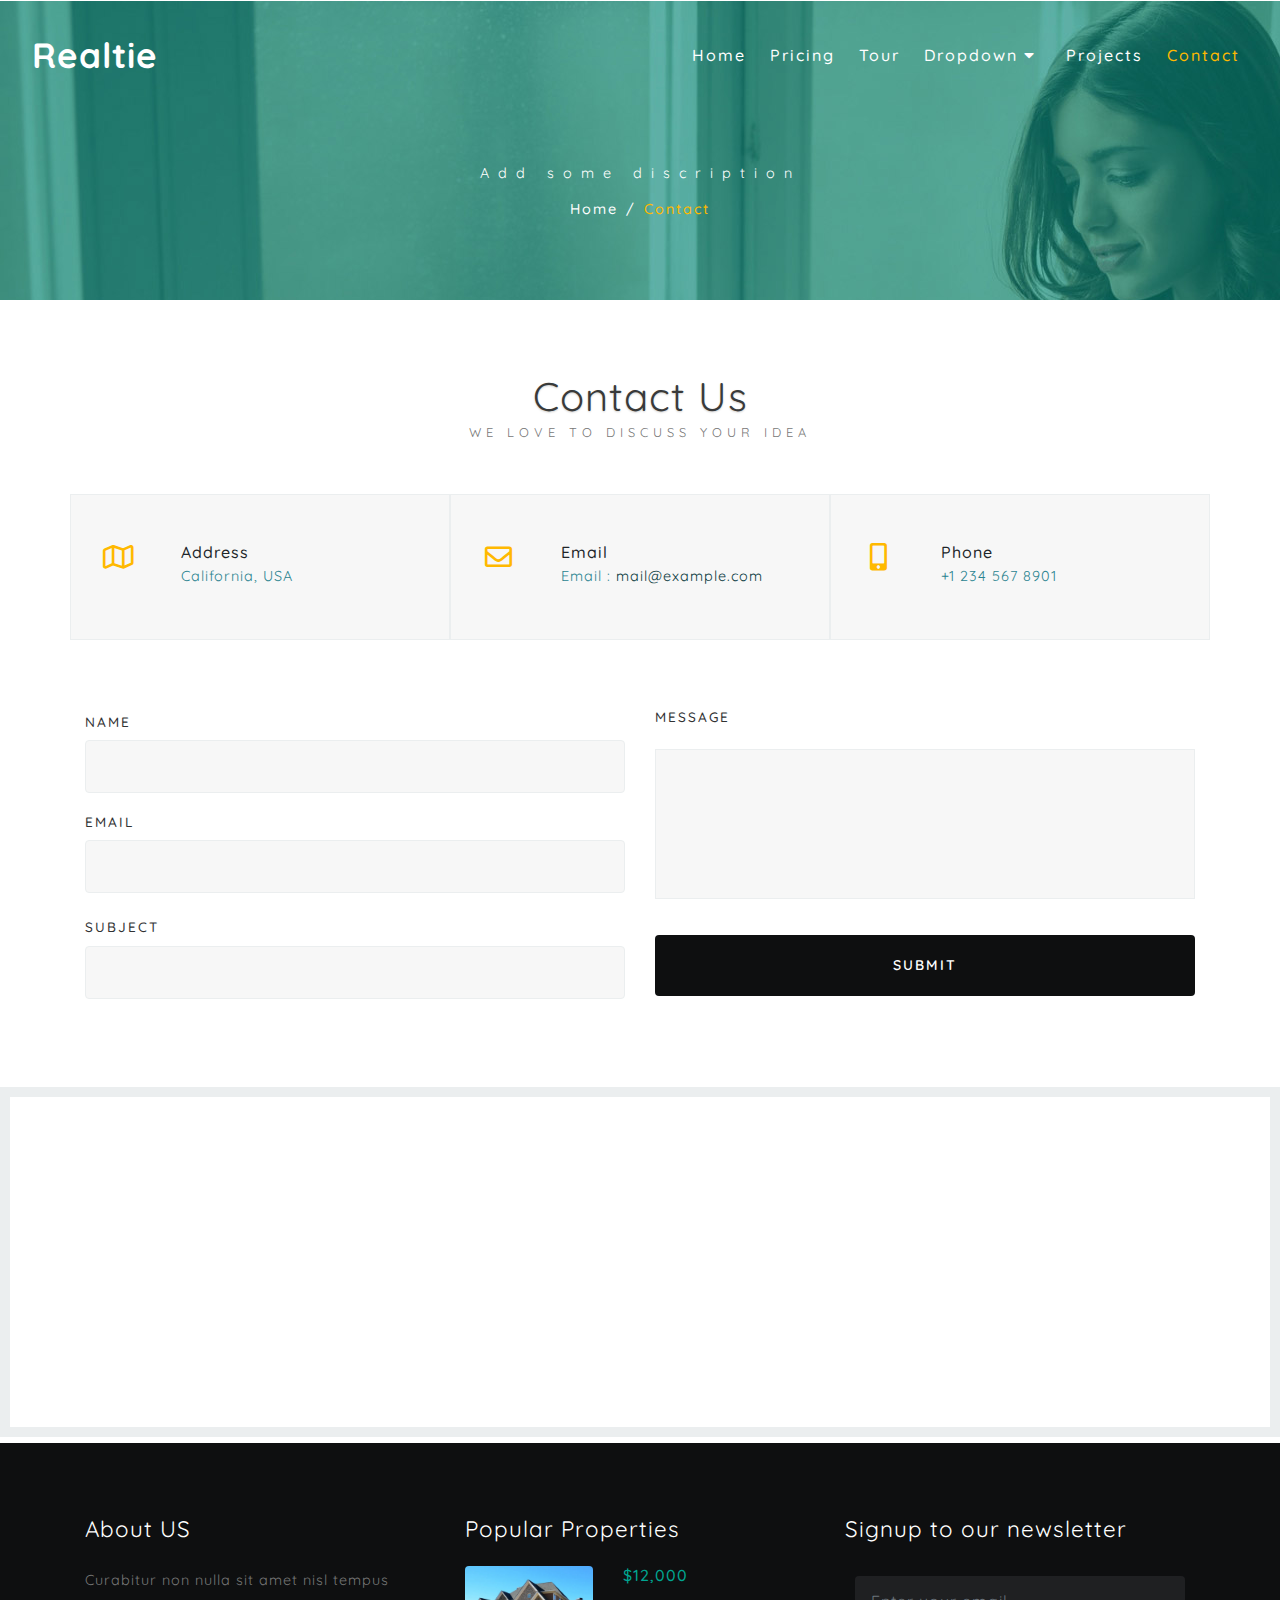
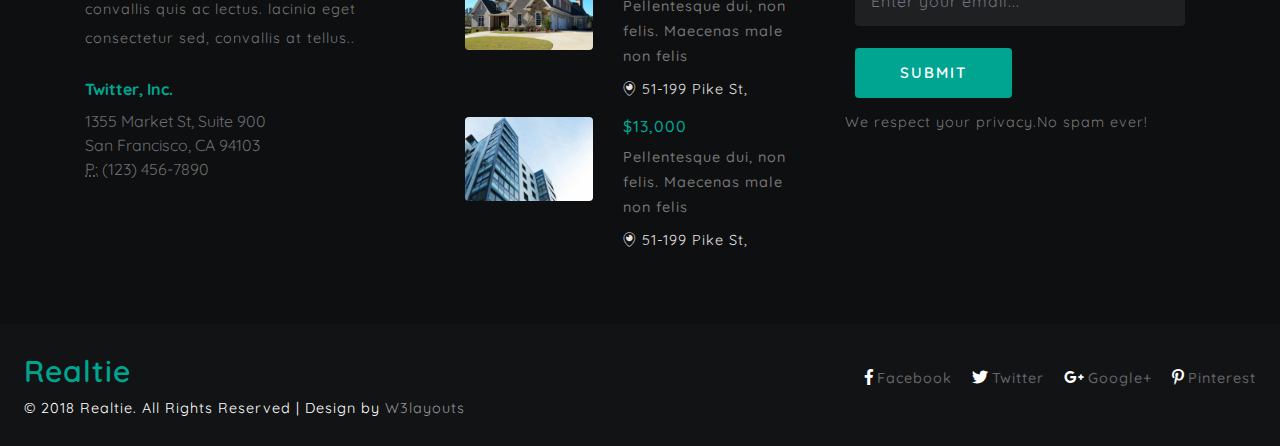
<file: Source/contact.html>
<!--
	Author: W3layouts
	Author URL: http://w3layouts.com
	License: Creative Commons Attribution 3.0 Unported
	License URL: http://creativecommons.org/licenses/by/3.0/
-->

<!DOCTYPE html>
<html lang="zxx">

<head>
	<title>Realtie Real estate Category Bootstrap responsive Web Template | Contact :: w3layouts</title>
	<meta name="viewport" content="width=device-width, initial-scale=1">
	<meta charset="utf-8">
	<meta name="keywords" content="Realtie a Responsive web template, Bootstrap Web Templates, Flat Web Templates, Android Compatible web template, 
Smartphone Compatible web template, free webdesigns for Nokia, Samsung, LG, SonyEricsson, Motorola web design" />
	<script>
		addEventListener("load", function () {
			setTimeout(hideURLbar, 0);
		}, false);

		function hideURLbar() {
			window.scrollTo(0, 1);
		}
	</script>
	<link href="css/bootstrap.css" rel='stylesheet' type='text/css' />
	<link rel="stylesheet" href="css/contact.css" type="text/css" media="all">
	<link href="css/style.css" rel='stylesheet' type='text/css' />
	<link href="css/fontawesome-all.css" rel="stylesheet">
	<link href="//fonts.googleapis.com/css?family=Quicksand:300,400,500,700" rel="stylesheet">
</head>
<body>
	<!--/banner-w3layouts-sec-->
	<div class="banner-w3layouts two">
		<header>
			<nav class="navbar navbar-expand-lg navbar-light bg-light">
				<a class="navbar-brand" href="index.html">Realtie</a>
				<button class="navbar-toggler" type="button" data-toggle="collapse" data-target="#navbarSupportedContent" aria-controls="navbarSupportedContent"
				    aria-expanded="false" aria-label="Toggle navigation">
					<span class="navbar-toggler-icon">
						<i class="fas fa-bars"></i>
					</span>
				</button>

				<div class="collapse navbar-collapse" id="navbarSupportedContent">
					<ul class="navbar-nav ml-auto">
						<li class="nav-item">
							<a class="nav-link" href="index.html">Home
								<span class="sr-only">(current)</span>
							</a>
						</li>
						<li class="nav-item ml-xl-2">
							<a class="nav-link" href="pricing.html">Pricing</a>
						</li>
						<li class="nav-item ml-xl-2">
							<a class="nav-link" href="404.html">Tour</a>
						</li>
						<li class="nav-item dropdown ml-xl-2">
							<a class="nav-link dropdown-toggle" href="#" id="navbarDropdown" role="button" data-toggle="dropdown" aria-haspopup="true"
							    aria-expanded="false">
								Dropdown
								<i class="fas fa-caret-down"></i>
							</a>
							<div class="dropdown-menu" aria-labelledby="navbarDropdown">
								<a class="dropdown-item" href="pricing.html">Pricing</a>
								<div class="dropdown-divider"></div>
								<a class="dropdown-item" href="news.html">News</a>
								<div class="dropdown-divider"></div>
								<a class="dropdown-item" href="customer.html">Customers</a>
							</div>
						</li>
						<li class="nav-item ml-xl-2">
							<a class="nav-link" href="projects.html">Projects</a>
						</li>
						<li class="nav-item ml-xl-2 active">
							<a class="nav-link" href="contact.html">Contact</a>
						</li>
					</ul>
					<!-- <form class="form-inline my-2 my-lg-0">
                      <input class="form-control mr-sm-2" type="search" placeholder="Search" aria-label="Search">
                      <button class="btn btn-outline-success my-2 my-sm-0" type="submit">Search</button>
                    </form> -->
				</div>
			</nav>
		</header>
		<!--banner-w3layouts-->
		<div class="banner-w3layouts-info two">
			<!--/search_form -->
			<div id="banner-w3layouts-info" class="search_top text-center">
				<p>Add some discription</p>
				<ol class="breadcrumb justify-content-center">
					<li class="breadcrumb-item">
						<a href="index.html">Home</a>
					</li>
					<li class="breadcrumb-item active">Contact</li>
				</ol>
			</div>
			<!--//banner-w3layouts-info -->
		</div>
		<!--//banner-w3layouts-->
	</div>
	<!--/main-->
	<!--/banner-w3layouts-bottom -->
	<section class="banner-w3layouts-bottom py-lg-5 py-3">
		<div class="container py-lg-4 py-3">
				<h3 class="tittle text-center mx-auto">Contact Us</h3>
				<p class="sub text-center mb-lg-5 mb-3">We love to discuss your idea</p>
				<div class="address row">

					<div class="col-lg-4 address-grid">
						<div class="row address-info">
							<div class="col-md-3 address-left text-center">
								<i class="far fa-map"></i>
							</div>
							<div class="col-md-9 address-right text-left">
								<h6>Address</h6>
								<p> California, USA

								</p>
							</div>
						</div>

					</div>
					<div class="col-lg-4 address-grid">
						<div class="row address-info">
							<div class="col-md-3 address-left text-center">
								<i class="far fa-envelope"></i>
							</div>
							<div class="col-md-9 address-right text-left">
								<h6>Email</h6>
								<p>Email :
									<a href="mailto:example@email.com"> mail@example.com</a>

								</p>
							</div>

						</div>
					</div>
					<div class="col-lg-4 address-grid">
						<div class="row address-info">
							<div class="col-md-3 address-left text-center">
								<i class="fas fa-mobile-alt"></i>
							</div>
							<div class="col-md-9 address-right text-left">
								<h6>Phone</h6>
								<p>+1 234 567 8901</p>

							</div>

						</div>
					</div>
				</div>
			<div class="contact_grid_right">
				<form action="#" method="post">
					<div class="row contact_left_grid">
						<div class="col-md-6 con-left">
							<div class="form-group">
								<label class="my-2">Name</label>
								<input class="form-control" type="text" name="Name" placeholder="" required="">
							</div>
							<div class="form-group">
								<label>Email</label>
								<input class="form-control" type="email" name="Email" placeholder="" required="">
							</div>
							<div class="form-group">
								<label class="my-2">Subject</label>
								<input class="form-control" type="text" name="Subject" placeholder="" required="">
							</div>
						</div>
						<div class="col-md-6 con-right">
							<div class="form-group">
								<label>Message</label>
								<textarea id="textarea" placeholder="" required=""></textarea>
							</div>
							<input class="form-control" type="submit" value="Submit">

						</div>
					</div>
				</form>
			</div>
		</div>
</section>
<section class="contact-map">
	<iframe src="https://www.google.com/maps/embed?pb=!1m18!1m12!1m3!1d423286.27404345275!2d-118.69191921441556!3d34.02016130939095!2m3!1f0!2f0!3f0!3m2!1i1024!2i768!4f13.1!3m3!1m2!1s0x80c2c75ddc27da13%3A0xe22fdf6f254608f4!2sLos+Angeles%2C+CA%2C+USA!5e0!3m2!1sen!2sin!4v1522474296007"
		allowfullscreen></iframe>
</section>
	<!--//banner-w3layouts-bottom -->
	<!--footer-->
	<footer>
		<div class="footer-sec-w3-agileits py-lg-5 py-3">
			<div class="container py-lg-4 py-3">
				<div class="row">
					<div class="col-lg-4 footer-grid-wthree text-left">
						<h3>About US</h3>
						<p>Curabitur non nulla sit amet nisl tempus convallis quis ac lectus. lacinia eget consectetur sed, convallis at tellus..</p>
						<address class="ad-info mt-3">
							<strong>Twitter, Inc.</strong>
							<br> 1355 Market St, Suite 900
							<br> San Francisco, CA 94103
							<br>
							<abbr title="Phone">P:</abbr> (123) 456-7890
						</address>
					</div>
					<div class="col-lg-4 footer-grid-wthree text-left">

						<div class="tech-btm">
							<h3>Popular Properties </h3>
							<div class="blog-grids row mb-3">
								<div class="col-md-5 blog-grid-left">
									<a href="single.html">
										<img src="images/g1.jpg" class="img-fluid rounded" alt="">
									</a>
								</div>
								<div class="col-md-7 blog-grid-right">
									<h6 class="price mb-2">$12,000</h6>
									<h5>
										<a href="single.html">Pellentesque dui, non felis. Maecenas male non felis </a>
									</h5>
									<div class="sub-meta mt-2">
										<span>
											<i class="fab fa-periscope"></i> 51-199 Pike St,</span>
									</div>
								</div>

							</div>
							<div class="blog-grids row mt-2">
								<div class="col-md-5 blog-grid-left">
									<a href="single.html">
										<img src="images/g5.jpg" class="img-fluid rounded" alt="">
									</a>
								</div>
								<div class="col-md-7 blog-grid-right">
									<h6 class="price mb-2">$13,000</h6>
									<h5>
										<a href="single.html">Pellentesque dui, non felis. Maecenas male non felis </a>
									</h5>
									<div class="sub-meta mt-2">
										<span>
											<i class="fab fa-periscope"></i> 51-199 Pike St,</span>
									</div>
								</div>

							</div>
						</div>
					</div>
					<!-- subscribe -->
					<div class="col-lg-4 subscribe-main footer-grid-wthree text-left">
						<h2>Signup to our newsletter</h2>
						<div class="subscribe-main text-left">
							<div class="subscribe-form">
								<form action="#" method="post" class="subscribe_form">
									<input class="form-control" type="email" placeholder="Enter your email..." required="">
									<button type="submit" class="btn btn-primary submit">Submit</button>
								</form>
								<div class="clearfix"> </div>
							</div>
							<p>We respect your privacy.No spam ever!</p>
						</div>
						<!-- //subscribe -->
					</div>
				</div>
				<!-- //footer -->
			</div>
		</div>
		<!-- footer -->
		<div class="footer-cpy p-lg-4 p-md-3 p-3 container-fluid">
			<div class="row">
				<div class="col-lg-6 copyrightbottom text-left">
					<h3>
						<a class="navbar-brand" href="index.html">Realtie</a>
					</h3>
					<p>© 2018 Realtie. All Rights Reserved | Design by
						<a href="http://w3layouts.com/">W3layouts</a>
					</p>

				</div>
				<div class="col-lg-6 copyrighttop mt-3 text-right">
					<ul>
						<li class="mx-3">
							<a class="facebook" href="#">
								<i class="fab fa-facebook-f"></i>
								<span>Facebook</span>
							</a>
						</li>
						<li>
							<a class="facebook" href="#">
								<i class="fab fa-twitter"></i>
								<span>Twitter</span>
							</a>
						</li>
						<li class="mx-3">
							<a class="facebook" href="#">
								<i class="fab fa-google-plus-g"></i>
								<span>Google+</span>
							</a>
						</li>
						<li>
							<a class="facebook" href="#">
								<i class="fab fa-pinterest-p"></i>
								<span>Pinterest</span>
							</a>
						</li>
					</ul>
				</div>
			</div>
		</div>
	</footer>
	<!---->

	<!-- /.footer -->
	<script src="js/jquery-2.2.3.min.js"></script>
	<!-- start-smooth-scrolling -->
	<script src="js/move-top.js"></script>
	<script src="js/easing.js"></script>
	<script>
		jQuery(document).ready(function ($) {
			$(".scroll").click(function (event) {
				event.preventDefault();

				$('html,body').animate({
					scrollTop: $(this.hash).offset().top
				}, 1000);
			});
		});
	</script>
	<!-- //end-smooth-scrolling -->
	<!-- dropdown nav -->
	<script>
		$(document).ready(function () {
			$(".dropdown").hover(
				function () {
					$('.dropdown-menu', this).stop(true, true).slideDown("fast");
					$(this).toggleClass('open');
				},
				function () {
					$('.dropdown-menu', this).stop(true, true).slideUp("fast");
					$(this).toggleClass('open');
				}
			);
		});
	</script>
	<!-- //dropdown nav -->
	<!-- smooth-scrolling-of-move-up -->
	<script>
		$(document).ready(function () {
			/*
			var defaults = {
				containerID: 'toTop', // fading element id
				containerHoverID: 'toTopHover', // fading element hover id
				scrollSpeed: 1200,
				easingType: 'linear' 
			};
			*/
			$().UItoTop({
				easingType: 'easeOutQuart'
			});
		});
	</script>
	<!-- //smooth-scrolling-of-move-up -->

	<script src="js/bootstrap.js"></script>
	<!-- js file -->
</body>

</html>
</file>
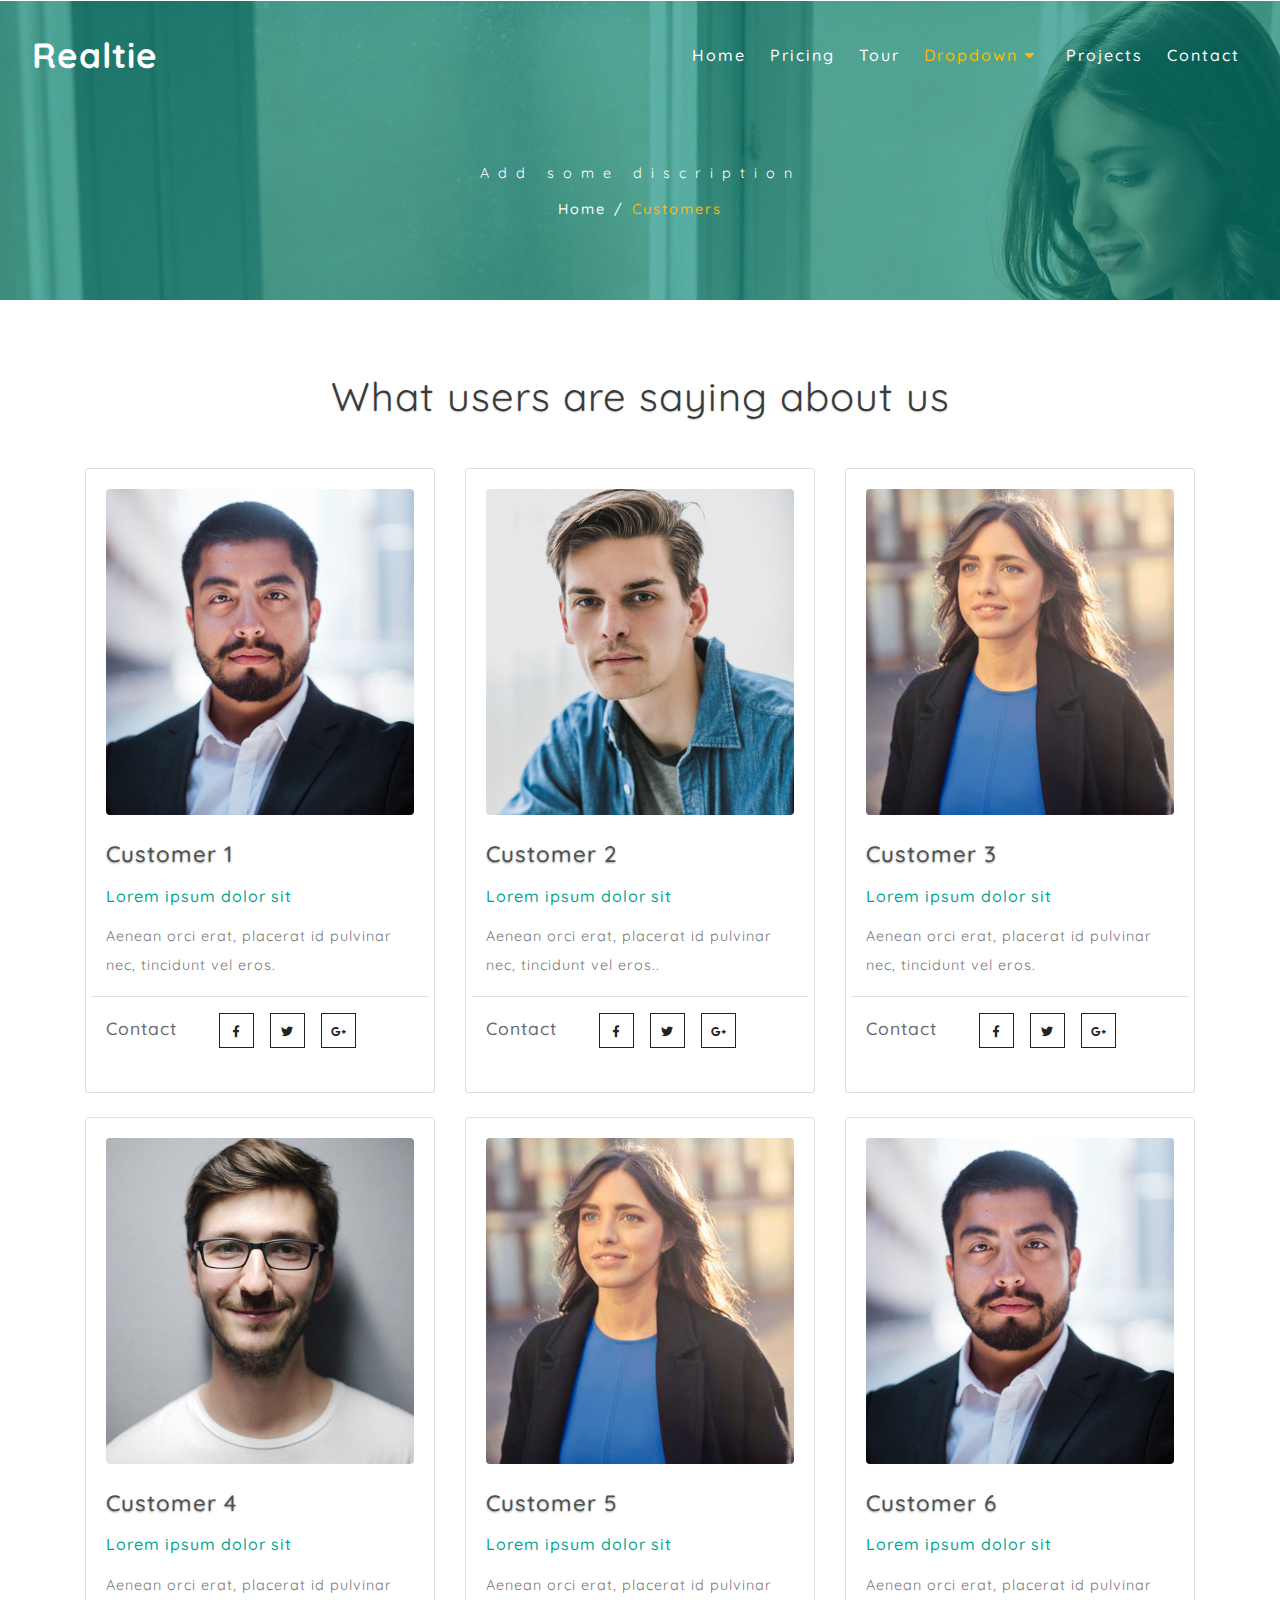
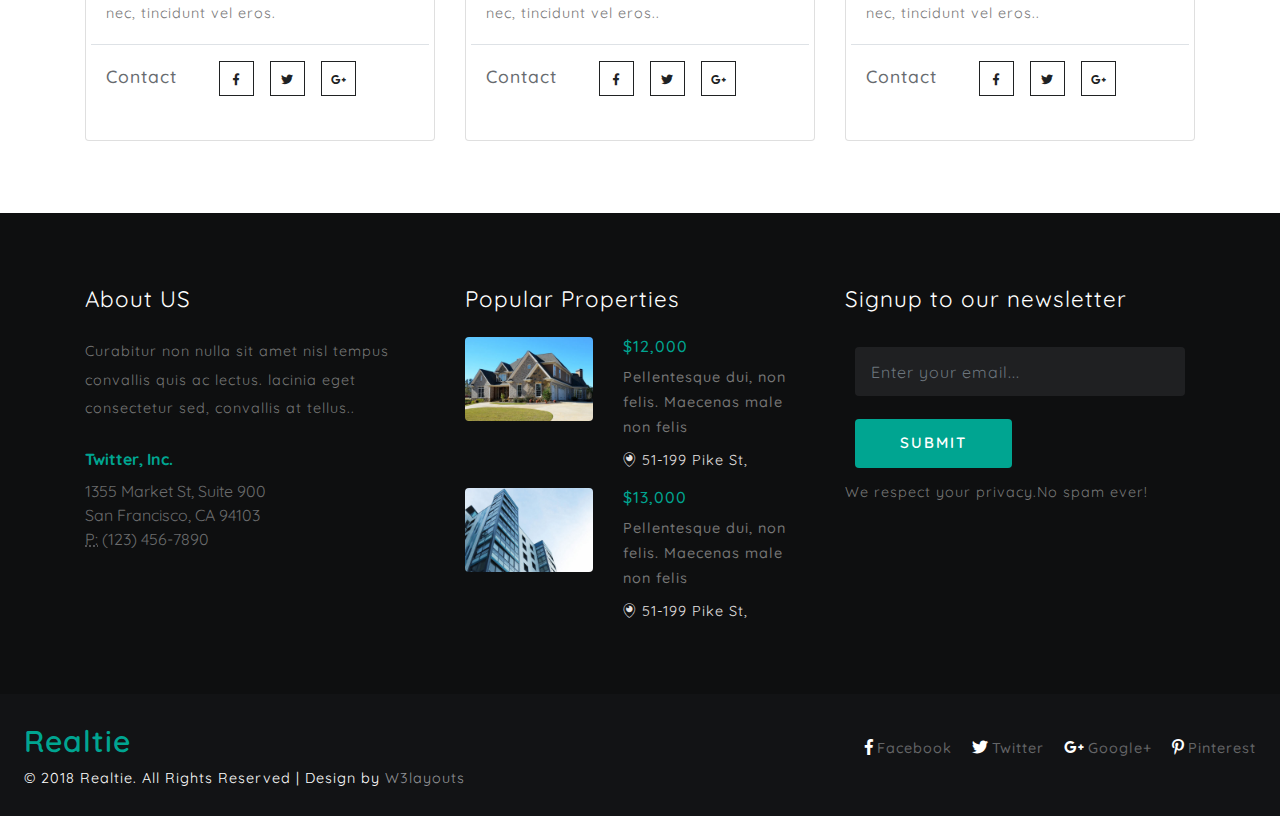
<file: Source/customer.html>
<!--
	Author: W3layouts
	Author URL: http://w3layouts.com
	License: Creative Commons Attribution 3.0 Unported
	License URL: http://creativecommons.org/licenses/by/3.0/
-->

<!DOCTYPE html>
<html lang="zxx">

<head>
	<title>Realtie Real estate Category Bootstrap responsive Web Template | Customers :: w3layouts</title>
	<meta name="viewport" content="width=device-width, initial-scale=1">
	<meta charset="utf-8">
	<meta name="keywords" content="Realtie a Responsive web template, Bootstrap Web Templates, Flat Web Templates, Android Compatible web template, 
Smartphone Compatible web template, free webdesigns for Nokia, Samsung, LG, SonyEricsson, Motorola web design" />
	<script>
		addEventListener("load", function () {
			setTimeout(hideURLbar, 0);
		}, false);

		function hideURLbar() {
			window.scrollTo(0, 1);
		}
	</script>
	<link href="css/bootstrap.css" rel='stylesheet' type='text/css' />
	<link rel="stylesheet" href="css/flexslider.css" type="text/css" media="screen" property="" />
	<link rel="stylesheet" href="css/owl.carousel.css" type="text/css" media="all">
	<link rel="stylesheet" href="css/owl.theme.css" type="text/css" media="all">
	<link href="css/style.css" rel='stylesheet' type='text/css' />
	<link href="css/fontawesome-all.css" rel="stylesheet">
	<link href="//fonts.googleapis.com/css?family=Quicksand:300,400,500,700" rel="stylesheet">
</head>


<body>
	<!--/banner-w3layouts-sec-->
	<div class="banner-w3layouts two">
		<header>
			<nav class="navbar navbar-expand-lg navbar-light bg-light">
				<a class="navbar-brand" href="index.html">Realtie</a>
				<button class="navbar-toggler" type="button" data-toggle="collapse" data-target="#navbarSupportedContent" aria-controls="navbarSupportedContent"
				    aria-expanded="false" aria-label="Toggle navigation">
					<span class="navbar-toggler-icon">
						<i class="fas fa-bars"></i>
					</span>
				</button>

				<div class="collapse navbar-collapse" id="navbarSupportedContent">
					<ul class="navbar-nav ml-auto">
						<li class="nav-item">
							<a class="nav-link" href="index.html">Home
								<span class="sr-only">(current)</span>
							</a>
						</li>
						<li class="nav-item ml-xl-2">
							<a class="nav-link" href="pricing.html">Pricing</a>
						</li>
						<li class="nav-item ml-xl-2">
							<a class="nav-link" href="404.html">Tour</a>
						</li>
						<li class="nav-item dropdown ml-xl-2 active">
							<a class="nav-link dropdown-toggle" href="#" id="navbarDropdown" role="button" data-toggle="dropdown" aria-haspopup="true"
							    aria-expanded="false">
								Dropdown
								<i class="fas fa-caret-down"></i>
							</a>
							<div class="dropdown-menu" aria-labelledby="navbarDropdown">
								<a class="dropdown-item" href="register.html">Register</a>
								<div class="dropdown-divider"></div>
								<a class="dropdown-item" href="news.html">News</a>
								<div class="dropdown-divider"></div>
								<a class="dropdown-item" href="customer.html">Customers</a>
							</div>
						</li>
						<li class="nav-item ml-xl-2">
							<a class="nav-link" href="projects.html">Projects</a>
						</li>
						<li class="nav-item ml-xl-2">
							<a class="nav-link" href="contact.html">Contact</a>
						</li>
					</ul>
					<!-- <form class="form-inline my-2 my-lg-0">
                      <input class="form-control mr-sm-2" type="search" placeholder="Search" aria-label="Search">
                      <button class="btn btn-outline-success my-2 my-sm-0" type="submit">Search</button>
                    </form> -->
				</div>
			</nav>
		</header>
		<!--banner-w3layouts-->
		<div class="banner-w3layouts-info two">
			<!--/search_form -->
			<div id="banner-w3layouts-info" class="search_top text-center">
				<p>Add some discription</p>
				<ol class="breadcrumb justify-content-center">
					<li class="breadcrumb-item">
						<a href="index.html">Home</a>
					</li>
					<li class="breadcrumb-item active">Customers</li>
				</ol>
			</div>
			<!--//banner-w3layouts-info -->
		</div>
		<!--//banner-w3layouts-->
	</div>
	<!--/main-->
	<!--/banner-w3layouts-bottom -->
	<section class="banner-w3layouts-bottom py-lg-5 py-3">
		<div class="container py-lg-4 py-3">
			<h3 class="tittle text-center mx-auto mb-lg-5 mb-3 ">What users are saying about us</h3>
			<div class="row">
				<div class="col-lg-4 customer-main">
					<div class="card">
						<div class="card-body">
							<div class="customer-img">
								<img src="images/team1.jpg" alt=" " class="img-fluid rounded">
							</div>
							<div class="customer-info text-left py-lg-4 py-2">
								<h4>Customer 1</h4>
								<h6>Lorem ipsum dolor sit</h6>
								<p>Aenean orci erat, placerat id pulvinar nec, tincidunt vel eros.</p>
								<div class="row  pt-3 mt-3 team-social border-top">
									<h5 class="col-md-4 text-left">Contact</h5>
									<ul class="col-md-8 d-flex justify-content-right social-icons">


										<li>
											<a href="#">
												<i class="fab fa-facebook-f"></i>
											</a>
										</li>
										<li class="mx-3">
											<a href="#">
												<i class="fab fa-twitter"></i>
											</a>
										</li>
										<li>
											<a href="#">
												<i class="fab fa-google-plus-g"></i>
											</a>
										</li>

									</ul>
								</div>
							</div>
						</div>
					</div>
				</div>
				<div class="col-lg-4 customer-main">
					<div class="card">
						<div class="card-body">
							<div class="customer-img">
								<img src="images/team2.jpg" alt=" " class="img-fluid rounded">
							</div>
							<div class="customer-info text-left py-lg-4 py-2">
								<h4>Customer 2</h4>
								<h6>Lorem ipsum dolor sit</h6>
								<p>Aenean orci erat, placerat id pulvinar nec, tincidunt vel eros..

								</p>
								<div class="row  pt-3 mt-3 team-social border-top">
									<h5 class="col-md-4 text-left">Contact</h5>
									<ul class="col-md-8 d-flex justify-content-right social-icons">


										<li>
											<a href="#">
												<i class="fab fa-facebook-f"></i>
											</a>
										</li>
										<li class="mx-3">
											<a href="#">
												<i class="fab fa-twitter"></i>
											</a>
										</li>
										<li>
											<a href="#">
												<i class="fab fa-google-plus-g"></i>
											</a>
										</li>

									</ul>
								</div>
							</div>
						</div>
					</div>
				</div>
				<div class="col-lg-4 customer-main">
					<div class="card">
						<div class="card-body">
							<div class="customer-img">
								<img src="images/team3.jpg" alt=" " class="img-fluid rounded">
							</div>
							<div class="customer-info text-left py-lg-4 py-2">
								<h4>Customer 3</h4>
								<h6>Lorem ipsum dolor sit</h6>
								<p>Aenean orci erat, placerat id pulvinar nec, tincidunt vel eros.</p>
								<div class="row  pt-3 mt-3 team-social border-top">
									<h5 class="col-md-4 text-left">Contact</h5>
									<ul class="col-md-8 d-flex justify-content-right social-icons">


										<li>
											<a href="#">
												<i class="fab fa-facebook-f"></i>
											</a>
										</li>
										<li class="mx-3">
											<a href="#">
												<i class="fab fa-twitter"></i>
											</a>
										</li>
										<li>
											<a href="#">
												<i class="fab fa-google-plus-g"></i>
											</a>
										</li>
									</ul>
								</div>
							</div>
						</div>
					</div>
				</div>
				<div class="col-lg-4 customer-main mt-lg-4 mt-2">
						<div class="card">
							<div class="card-body">
								<div class="customer-img">
									<img src="images/team4.jpg" alt=" " class="img-fluid rounded">
								</div>
								<div class="customer-info text-left py-lg-4 py-2">
									<h4>Customer 4</h4>
									<h6>Lorem ipsum dolor sit</h6>
									<p>Aenean orci erat, placerat id pulvinar nec, tincidunt vel eros.</p>
									<div class="row  pt-3 mt-3 team-social border-top">
										<h5 class="col-md-4 text-left">Contact</h5>
										<ul class="col-md-8 d-flex justify-content-right social-icons">
	
	
											<li>
												<a href="#">
													<i class="fab fa-facebook-f"></i>
												</a>
											</li>
											<li class="mx-3">
												<a href="#">
													<i class="fab fa-twitter"></i>
												</a>
											</li>
											<li>
												<a href="#">
													<i class="fab fa-google-plus-g"></i>
												</a>
											</li>
										</ul>
									</div>
								</div>
							</div>
						</div>
					</div>
					<div class="col-lg-4 customer-main mt-lg-4 mt-2">
							<div class="card">
								<div class="card-body">
									<div class="customer-img">
										<img src="images/team3.jpg" alt=" " class="img-fluid rounded">
									</div>
									<div class="customer-info text-left py-lg-4 py-2">
										<h4>Customer 5</h4>
										<h6>Lorem ipsum dolor sit</h6>
										<p>Aenean orci erat, placerat id pulvinar nec, tincidunt vel eros..</p>
										<div class="row  pt-3 mt-3 team-social border-top">
											<h5 class="col-md-4 text-left">Contact</h5>
											<ul class="col-md-8 d-flex justify-content-right social-icons">
		
		
												<li>
													<a href="#">
														<i class="fab fa-facebook-f"></i>
													</a>
												</li>
												<li class="mx-3">
													<a href="#">
														<i class="fab fa-twitter"></i>
													</a>
												</li>
												<li>
													<a href="#">
														<i class="fab fa-google-plus-g"></i>
													</a>
												</li>
											</ul>
										</div>
									</div>
								</div>
							</div>
						</div>
						<div class="col-lg-4 customer-main mt-lg-4 mt-2">
								<div class="card">
									<div class="card-body">
										<div class="customer-img">
											<img src="images/team1.jpg" alt=" " class="img-fluid rounded">
										</div>
										<div class="customer-info text-left py-lg-4 py-2">
											<h4>Customer 6</h4>
											<h6>Lorem ipsum dolor sit</h6>
											<p>Aenean orci erat, placerat id pulvinar nec, tincidunt vel eros..</p>
											<div class="row  pt-3 mt-3 team-social border-top">
												<h5 class="col-md-4 text-left">Contact</h5>
												<ul class="col-md-8 d-flex justify-content-right social-icons">
			
			
													<li>
														<a href="#">
															<i class="fab fa-facebook-f"></i>
														</a>
													</li>
													<li class="mx-3">
														<a href="#">
															<i class="fab fa-twitter"></i>
														</a>
													</li>
													<li>
														<a href="#">
															<i class="fab fa-google-plus-g"></i>
														</a>
													</li>
												</ul>
											</div>
										</div>
									</div>
								</div>
							</div>
			</div>
		</div>
	</section>
	<!--//banner-w3layouts-bottom -->
	<!--footer-->
	<footer>
		<div class="footer-sec-w3-agileits py-lg-5 py-3">
			<div class="container py-lg-4 py-3">
				<div class="row">
					<div class="col-lg-4 footer-grid-wthree text-left">
						<h3>About US</h3>
						<p>Curabitur non nulla sit amet nisl tempus convallis quis ac lectus. lacinia eget consectetur sed, convallis at tellus..</p>
						<address class="ad-info mt-3">
							<strong>Twitter, Inc.</strong>
							<br> 1355 Market St, Suite 900
							<br> San Francisco, CA 94103
							<br>
							<abbr title="Phone">P:</abbr> (123) 456-7890
						</address>
					</div>
					<div class="col-lg-4 footer-grid-wthree text-left">

						<div class="tech-btm">
							<h3>Popular Properties </h3>
							<div class="blog-grids row mb-3">
								<div class="col-md-5 blog-grid-left">
									<a href="single.html">
										<img src="images/g1.jpg" class="img-fluid rounded" alt="">
									</a>
								</div>
								<div class="col-md-7 blog-grid-right">
									<h6 class="price mb-2">$12,000</h6>
									<h5>
										<a href="single.html">Pellentesque dui, non felis. Maecenas male non felis </a>
									</h5>
									<div class="sub-meta mt-2">
										<span>
											<i class="fab fa-periscope"></i> 51-199 Pike St,</span>
									</div>
								</div>

							</div>
							<div class="blog-grids row mt-2">
								<div class="col-md-5 blog-grid-left">
									<a href="single.html">
										<img src="images/g5.jpg" class="img-fluid rounded" alt="">
									</a>
								</div>
								<div class="col-md-7 blog-grid-right">
									<h6 class="price mb-2">$13,000</h6>
									<h5>
										<a href="single.html">Pellentesque dui, non felis. Maecenas male non felis </a>
									</h5>
									<div class="sub-meta mt-2">
										<span>
											<i class="fab fa-periscope"></i> 51-199 Pike St,</span>
									</div>
								</div>

							</div>
						</div>
					</div>
					<!-- subscribe -->
					<div class="col-lg-4 subscribe-main footer-grid-wthree text-left">
						<h2>Signup to our newsletter</h2>
						<div class="subscribe-main text-left">
							<div class="subscribe-form">
								<form action="#" method="post" class="subscribe_form">
									<input class="form-control" type="email" placeholder="Enter your email..." required="">
									<button type="submit" class="btn btn-primary submit">Submit</button>
								</form>
								<div class="clearfix"> </div>
							</div>
							<p>We respect your privacy.No spam ever!</p>
						</div>
						<!-- //subscribe -->
					</div>
				</div>
				<!-- //footer -->
			</div>
		</div>
		<!-- footer -->
		<div class="footer-cpy p-lg-4 p-md-3 p-3 container-fluid">
			<div class="row">
				<div class="col-lg-6 copyrightbottom text-left">
					<h3>
						<a class="navbar-brand" href="index.html">Realtie</a>
					</h3>
					<p>© 2018 Realtie. All Rights Reserved | Design by
						<a href="http://w3layouts.com/">W3layouts</a>
					</p>

				</div>
				<div class="col-lg-6 copyrighttop mt-3 text-right">
					<ul>
						<li class="mx-3">
							<a class="facebook" href="#">
								<i class="fab fa-facebook-f"></i>
								<span>Facebook</span>
							</a>
						</li>
						<li>
							<a class="facebook" href="#">
								<i class="fab fa-twitter"></i>
								<span>Twitter</span>
							</a>
						</li>
						<li class="mx-3">
							<a class="facebook" href="#">
								<i class="fab fa-google-plus-g"></i>
								<span>Google+</span>
							</a>
						</li>
						<li>
							<a class="facebook" href="#">
								<i class="fab fa-pinterest-p"></i>
								<span>Pinterest</span>
							</a>
						</li>
					</ul>
				</div>
			</div>
		</div>
	</footer>
	<!---->

	<!-- /.footer -->
	<script src="js/jquery-2.2.3.min.js"></script>
	<!-- start-smooth-scrolling -->
	<script src="js/move-top.js"></script>
	<script src="js/easing.js"></script>
	<script>
		jQuery(document).ready(function ($) {
			$(".scroll").click(function (event) {
				event.preventDefault();

				$('html,body').animate({
					scrollTop: $(this.hash).offset().top
				}, 1000);
			});
		});
	</script>
	<!-- //end-smooth-scrolling -->
	<!-- dropdown nav -->
	<script>
		$(document).ready(function () {
			$(".dropdown").hover(
				function () {
					$('.dropdown-menu', this).stop(true, true).slideDown("fast");
					$(this).toggleClass('open');
				},
				function () {
					$('.dropdown-menu', this).stop(true, true).slideUp("fast");
					$(this).toggleClass('open');
				}
			);
		});
	</script>
	<!-- //dropdown nav -->
	<!-- smooth-scrolling-of-move-up -->
	<script>
		$(document).ready(function () {
			/*
			var defaults = {
				containerID: 'toTop', // fading element id
				containerHoverID: 'toTopHover', // fading element hover id
				scrollSpeed: 1200,
				easingType: 'linear' 
			};
			*/

			$().UItoTop({
				easingType: 'easeOutQuart'
			});

		});
	</script>
	<!-- //smooth-scrolling-of-move-up -->
	<script src="js/bootstrap.js"></script>
	<!-- js file -->
</body>

</html>
</file>
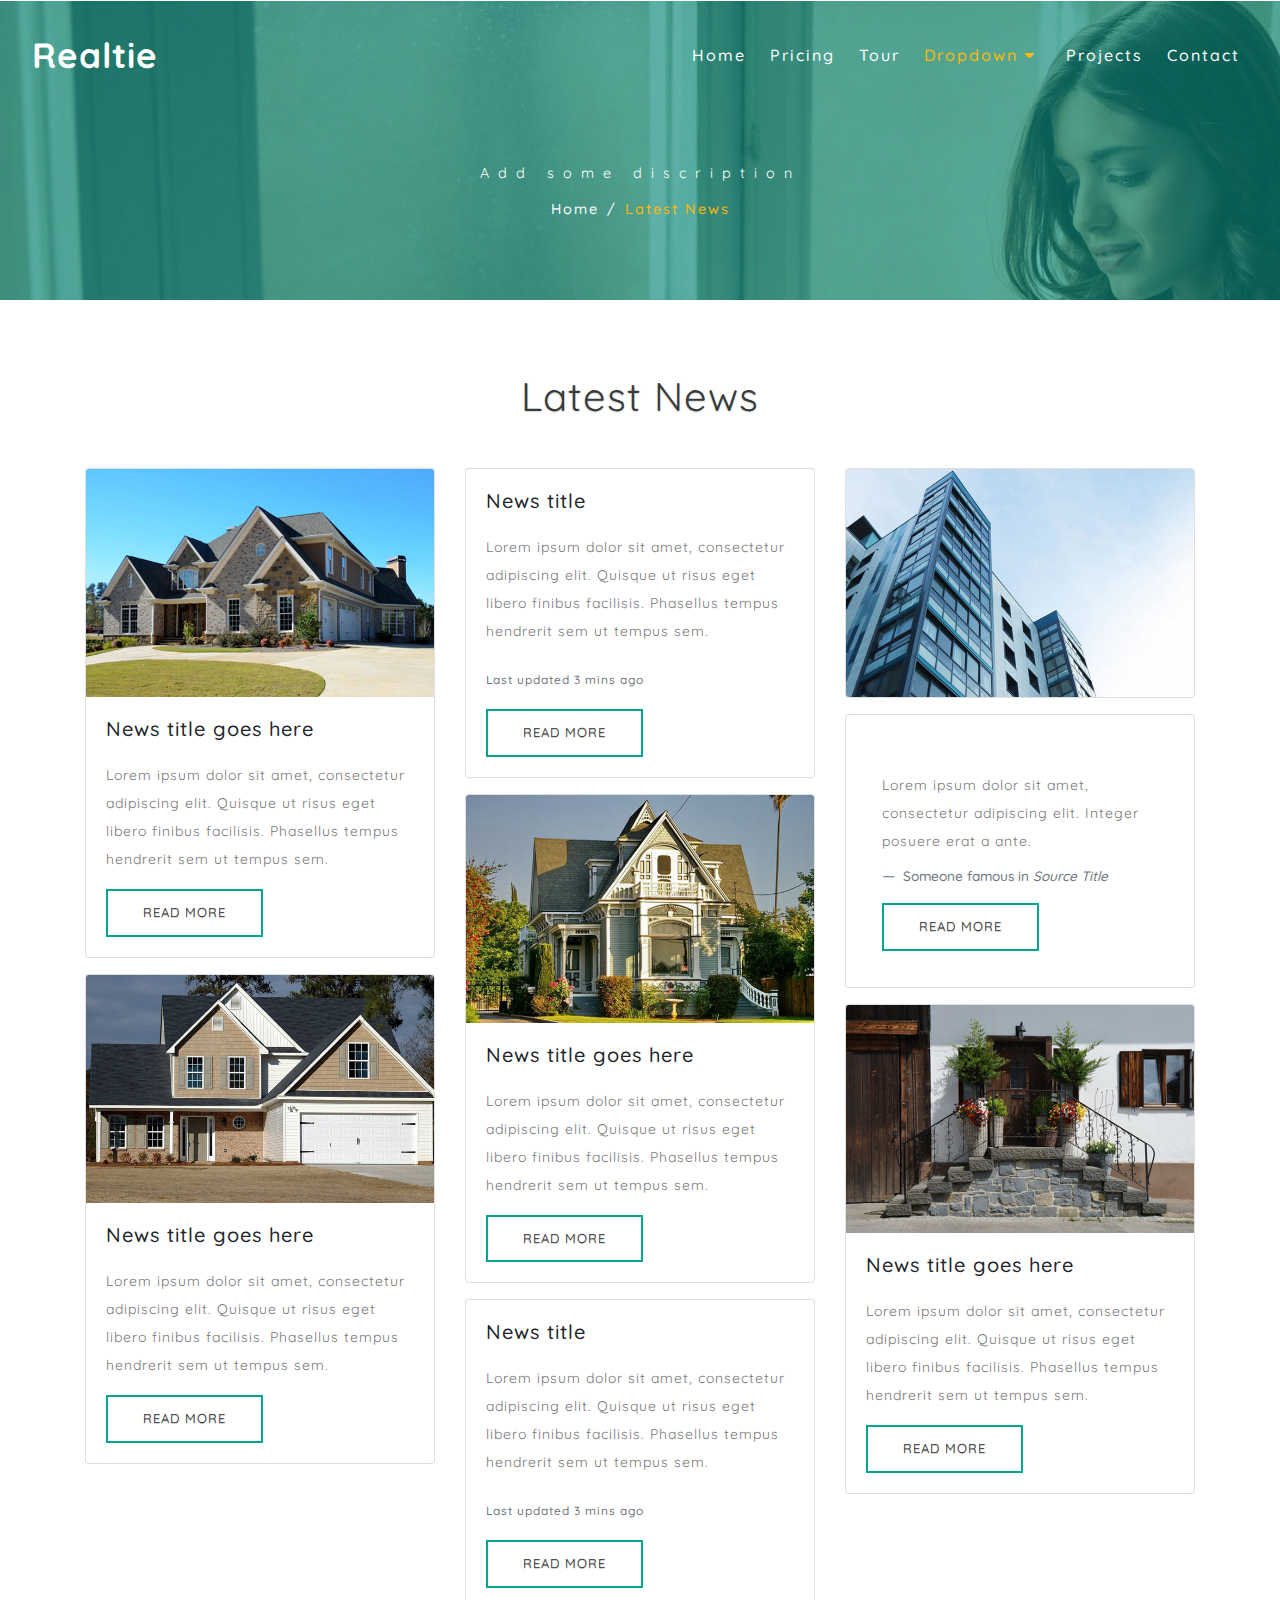
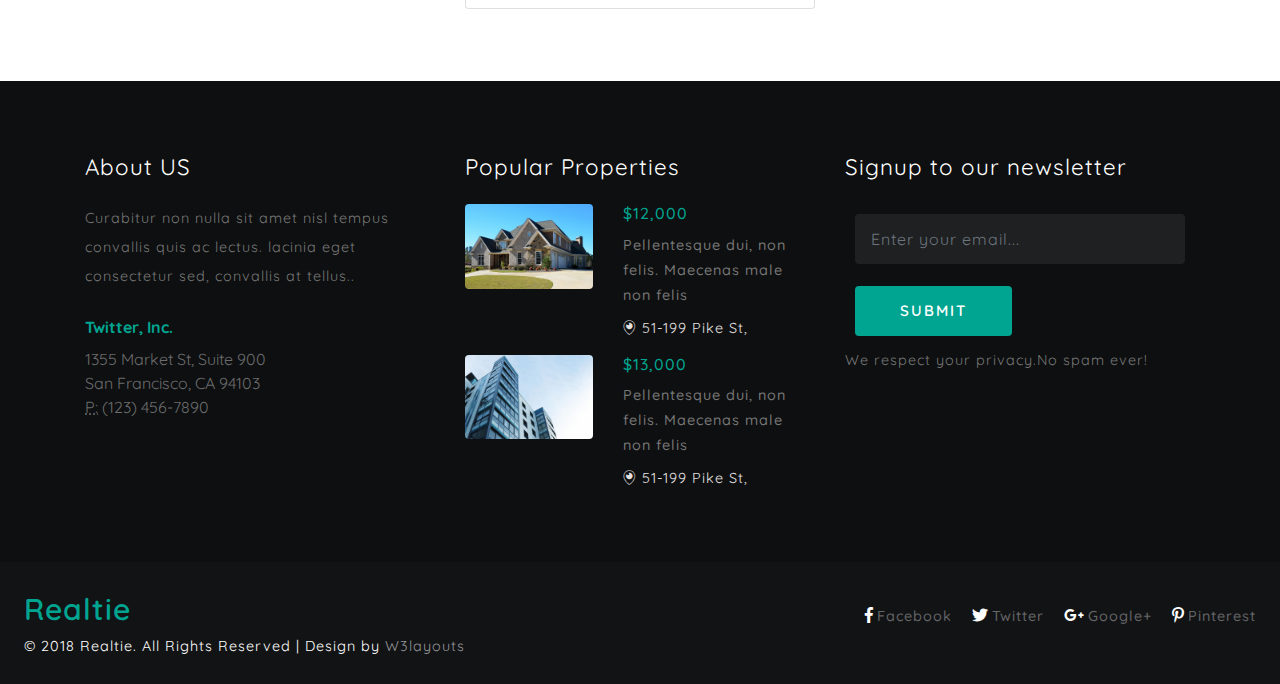
<file: Source/news.html>
<!--
	Author: W3layouts
	Author URL: http://w3layouts.com
	License: Creative Commons Attribution 3.0 Unported
	License URL: http://creativecommons.org/licenses/by/3.0/
-->

<!DOCTYPE html>
<html lang="zxx">

<head>
	<title>Realtie Real estate Category Bootstrap responsive Web Template | News :: w3layouts</title>
	<meta name="viewport" content="width=device-width, initial-scale=1">
	<meta charset="utf-8">
	<meta name="keywords" content="Realtie a Responsive web template, Bootstrap Web Templates, Flat Web Templates, Android Compatible web template, 
Smartphone Compatible web template, free webdesigns for Nokia, Samsung, LG, SonyEricsson, Motorola web design" />
	<script>
		addEventListener("load", function () {
			setTimeout(hideURLbar, 0);
		}, false);

		function hideURLbar() {
			window.scrollTo(0, 1);
		}
	</script>
	<link href="css/bootstrap.css" rel='stylesheet' type='text/css' />
	<link href="css/style.css" rel='stylesheet' type='text/css' />
	<link href="css/fontawesome-all.css" rel="stylesheet">
	<link href="//fonts.googleapis.com/css?family=Quicksand:300,400,500,700" rel="stylesheet">
</head>


<body>
	<!--/banner-w3layouts-sec-->
	<div class="banner-w3layouts two">
		<header>
			<nav class="navbar navbar-expand-lg navbar-light bg-light">
				<a class="navbar-brand" href="index.html">Realtie</a>
				<button class="navbar-toggler" type="button" data-toggle="collapse" data-target="#navbarSupportedContent" aria-controls="navbarSupportedContent"
				    aria-expanded="false" aria-label="Toggle navigation">
					<span class="navbar-toggler-icon">
						<i class="fas fa-bars"></i>
					</span>
				</button>

				<div class="collapse navbar-collapse" id="navbarSupportedContent">
					<ul class="navbar-nav ml-auto">
						<li class="nav-item">
							<a class="nav-link" href="index.html">Home
								<span class="sr-only">(current)</span>
							</a>
						</li>
						<li class="nav-item ml-xl-2">
							<a class="nav-link" href="pricing.html">Pricing</a>
						</li>
						<li class="nav-item ml-xl-2">
							<a class="nav-link" href="404.html">Tour</a>
						</li>
						<li class="nav-item dropdown ml-xl-2 active">
							<a class="nav-link dropdown-toggle" href="#" id="navbarDropdown" role="button" data-toggle="dropdown" aria-haspopup="true"
							    aria-expanded="false">
								Dropdown
								<i class="fas fa-caret-down"></i>
							</a>
							<div class="dropdown-menu" aria-labelledby="navbarDropdown">
								<a class="dropdown-item" href="register.html">Register</a>
								<div class="dropdown-divider"></div>
								<a class="dropdown-item" href="news.html">News</a>
								<div class="dropdown-divider"></div>
								<a class="dropdown-item" href="customer.html">Customers</a>
							</div>
						</li>
						<li class="nav-item ml-xl-2">
							<a class="nav-link" href="projects.html">Projects</a>
						</li>
						<li class="nav-item ml-xl-2">
							<a class="nav-link" href="contact.html">Contact</a>
						</li>
					</ul>
					<!-- <form class="form-inline my-2 my-lg-0">
                      <input class="form-control mr-sm-2" type="search" placeholder="Search" aria-label="Search">
                      <button class="btn btn-outline-success my-2 my-sm-0" type="submit">Search</button>
                    </form> -->
				</div>
			</nav>
		</header>
		<!--banner-w3layouts-->
		<div class="banner-w3layouts-info two">
			<!--/search_form -->
			<div id="banner-w3layouts-info" class="search_top text-center">
				<p>Add some discription</p>
				<ol class="breadcrumb justify-content-center">
					<li class="breadcrumb-item">
						<a href="index.html">Home</a>
					</li>
					<li class="breadcrumb-item active">Latest News</li>
				</ol>
			</div>
			<!--//banner-w3layouts-info -->
		</div>
		<!--//banner-w3layouts-->
	</div>
	<!--/main-->
	<!--/main-->
	<section class="banner-w3layouts-bottom py-lg-5 py-3">
		<div class="container py-lg-4 py-3">
			<h3 class="tittle text-center mb-lg-5 mb-3">Latest News</h3>
			<div class="inner-sec-agileits-w3ls row">
				<div class="col-lg-4 news-gd">
					<div class="card">
						<img class="card-img-top img-fluid" src="images/g1.jpg" alt="Card image cap">
						<div class="card-body">
							<h5 class="card-title">News title goes here</h5>
							<p class="card-text">Lorem ipsum dolor sit amet, consectetur adipiscing elit. Quisque ut risus eget libero finibus facilisis. Phasellus tempus hendrerit sem ut tempus sem.</p>
							<a href="single.html" class="btn btn-sm animated-button gibson-three mt-3" >Read More</a>
						</div>
					</div>
					<div class="card mt-3">
						<img class="card-img-top img-fluid" src="images/g2.jpg" alt="Card image cap">
						<div class="card-body">
							<h5 class="card-title">News title goes here</h5>
							<p class="card-text">Lorem ipsum dolor sit amet, consectetur adipiscing elit. Quisque ut risus eget libero finibus facilisis. Phasellus tempus hendrerit sem ut tempus sem.</p>
							<a href="single.html" class="btn btn-sm animated-button gibson-three mt-3">Read More</a>
							
						</div>
					</div>
				</div>
				<div class="col-lg-4 news-gd">
					<div class="card">
						<div class="card-body">
							<h5 class="card-title">News title</h5>
							<p class="card-text">Lorem ipsum dolor sit amet, consectetur adipiscing elit. Quisque ut risus eget libero finibus facilisis. Phasellus tempus hendrerit sem ut tempus sem.</p>
							<p class="card-text">
								<small class="text-muted">Last updated 3 mins ago</small>
							</p>
							<a href="single.html" class="btn btn-sm animated-button gibson-three mt-3">Read More</a>
						</div>
					</div>
					<div class="card my-3">
							<img class="card-img-top img-fluid" src="images/g4.jpg" alt="Card image cap">
							<div class="card-body">
								<h5 class="card-title">News title goes here</h5>
								<p class="card-text">Lorem ipsum dolor sit amet, consectetur adipiscing elit. Quisque ut risus eget libero finibus facilisis. Phasellus tempus hendrerit sem ut tempus sem.</p>
								<a href="single.html" class="btn btn-sm animated-button gibson-three mt-3" >Read More</a>

							</div>
					</div>
					<div class="card">
						<div class="card-body">
							<h5 class="card-title">News title</h5>
							<p class="card-text">Lorem ipsum dolor sit amet, consectetur adipiscing elit. Quisque ut risus eget libero finibus facilisis. Phasellus tempus hendrerit sem ut tempus sem.</p>
							<p class="card-text">
								<small class="text-muted">Last updated 3 mins ago</small>
							</p>
							<a href="single.html" class="btn btn-sm animated-button gibson-three mt-3">Read More</a>
						</div>
					</div>
				</div>
				<div class="col-lg-4 news-gd">
					<div class="card">
						<img class="card-img img-fluid" src="images/g5.jpg" alt="Card image">
					</div>
					<div class="card p-3 mt-3">
						<blockquote class="blockquote mb-0 card-body">
							<p class="card-text">Lorem ipsum dolor sit amet, consectetur adipiscing elit. Integer posuere erat a ante.</p>
							<footer class="blockquote-footer mt-2">
								<small class="text-muted">
									Someone famous in
									<cite title="Source Title">Source Title</cite>
								</small>
								<a href="single.html" class="btn btn-sm animated-button gibson-three mt-3">Read More</a>
							</footer>
						</blockquote>
					</div>
					<div class="card my-3">
							<img class="card-img-top img-fluid" src="images/g9.jpg" alt="Card image cap">
							<div class="card-body">
								<h5 class="card-title">News title goes here</h5>
								<p class="card-text">Lorem ipsum dolor sit amet, consectetur adipiscing elit. Quisque ut risus eget libero finibus facilisis. Phasellus tempus hendrerit sem ut tempus sem.
								</p>
								<a href="single.html" class="btn btn-sm animated-button gibson-three mt-3" >Read More</a>
								
							</div>
					</div>
				</div>

			</div>
		</div>
	</section>
	<!--//main-->
	<!--footer-->
	<footer>
		<div class="footer-sec-w3-agileits py-lg-5 py-3">
			<div class="container py-lg-4 py-3">
				<div class="row">
					<div class="col-lg-4 footer-grid-wthree text-left">
						<h3>About US</h3>
						<p>Curabitur non nulla sit amet nisl tempus convallis quis ac lectus. lacinia eget consectetur sed, convallis at tellus..</p>
						<address class="ad-info mt-3">
							<strong>Twitter, Inc.</strong>
							<br> 1355 Market St, Suite 900
							<br> San Francisco, CA 94103
							<br>
							<abbr title="Phone">P:</abbr> (123) 456-7890
						</address>
					</div>
					<div class="col-lg-4 footer-grid-wthree text-left">

						<div class="tech-btm">
							<h3>Popular Properties </h3>
							<div class="blog-grids row mb-3">
								<div class="col-md-5 blog-grid-left">
									<a href="single.html">
										<img src="images/g1.jpg" class="img-fluid rounded" alt="">
									</a>
								</div>
								<div class="col-md-7 blog-grid-right">
									<h6 class="price mb-2">$12,000</h6>
									<h5>
										<a href="single.html">Pellentesque dui, non felis. Maecenas male non felis </a>
									</h5>
									<div class="sub-meta mt-2">
										<span>
											<i class="fab fa-periscope"></i> 51-199 Pike St,</span>
									</div>
								</div>

							</div>
							<div class="blog-grids row mt-2">
								<div class="col-md-5 blog-grid-left">
									<a href="single.html">
										<img src="images/g5.jpg" class="img-fluid rounded" alt="">
									</a>
								</div>
								<div class="col-md-7 blog-grid-right">
									<h6 class="price mb-2">$13,000</h6>
									<h5>
										<a href="single.html">Pellentesque dui, non felis. Maecenas male non felis </a>
									</h5>
									<div class="sub-meta mt-2">
										<span>
											<i class="fab fa-periscope"></i> 51-199 Pike St,</span>
									</div>
								</div>

							</div>
						</div>
					</div>
					<!-- subscribe -->
					<div class="col-lg-4 subscribe-main footer-grid-wthree text-left">
						<h2>Signup to our newsletter</h2>
						<div class="subscribe-main text-left">
							<div class="subscribe-form">
								<form action="#" method="post" class="subscribe_form">
									<input class="form-control" type="email" placeholder="Enter your email..." required="">
									<button type="submit" class="btn btn-primary submit">Submit</button>
								</form>
								<div class="clearfix"> </div>
							</div>
							<p>We respect your privacy.No spam ever!</p>
						</div>
						<!-- //subscribe -->
					</div>
				</div>
				<!-- //footer -->
			</div>
		</div>
		<!-- footer -->
		<div class="footer-cpy p-lg-4 p-md-3 p-3 container-fluid">
			<div class="row">
				<div class="col-lg-6 copyrightbottom text-left">
					<h3>
						<a class="navbar-brand" href="index.html">Realtie</a>
					</h3>
					<p>© 2018 Realtie. All Rights Reserved | Design by
						<a href="http://w3layouts.com/">W3layouts</a>
					</p>

				</div>
				<div class="col-lg-6 copyrighttop mt-3 text-right">
					<ul>
						<li class="mx-3">
							<a class="facebook" href="#">
								<i class="fab fa-facebook-f"></i>
								<span>Facebook</span>
							</a>
						</li>
						<li>
							<a class="facebook" href="#">
								<i class="fab fa-twitter"></i>
								<span>Twitter</span>
							</a>
						</li>
						<li class="mx-3">
							<a class="facebook" href="#">
								<i class="fab fa-google-plus-g"></i>
								<span>Google+</span>
							</a>
						</li>
						<li>
							<a class="facebook" href="#">
								<i class="fab fa-pinterest-p"></i>
								<span>Pinterest</span>
							</a>
						</li>
					</ul>
				</div>
			</div>
		</div>
	</footer>
	<!---->

	<!-- /.footer -->
	<!-- js -->
	<script src="js/jquery-2.2.3.min.js"></script>
	<!-- //js -->
	<!-- password-script -->
	<script>
		window.onload = function () {
			document.getElementById("password1").onchange = validatePassword;
			document.getElementById("password2").onchange = validatePassword;
		}

		function validatePassword() {
			var pass2 = document.getElementById("password2").value;
			var pass1 = document.getElementById("password1").value;
			if (pass1 != pass2)
				document.getElementById("password2").setCustomValidity("Passwords Don't Match");
			else
				document.getElementById("password2").setCustomValidity('');
			//empty string means no validation error
		}
	</script>
	<!-- //password-script -->

	<!--/ start-smoth-scrolling -->
	<script src="js/move-top.js"></script>
	<script src="js/easing.js"></script>
	<script>
		jQuery(document).ready(function ($) {
			$(".scroll").click(function (event) {
				event.preventDefault();
				$('html,body').animate({
					scrollTop: $(this.hash).offset().top
				}, 900);
			});
		});
	</script>
	<!--// end-smoth-scrolling -->

	<script>
		$(document).ready(function () {
			/*
									var defaults = {
							  			containerID: 'toTop', // fading element id
										containerHoverID: 'toTopHover', // fading element hover id
										scrollSpeed: 1200,
										easingType: 'linear' 
							 		};
									*/

			$().UItoTop({
				easingType: 'easeOutQuart'
			});

		});
	</script>
	<!-- //Custom-JavaScript-File-Links -->
	<script src="js/bootstrap.js"></script>


</body>

</html>
</file>
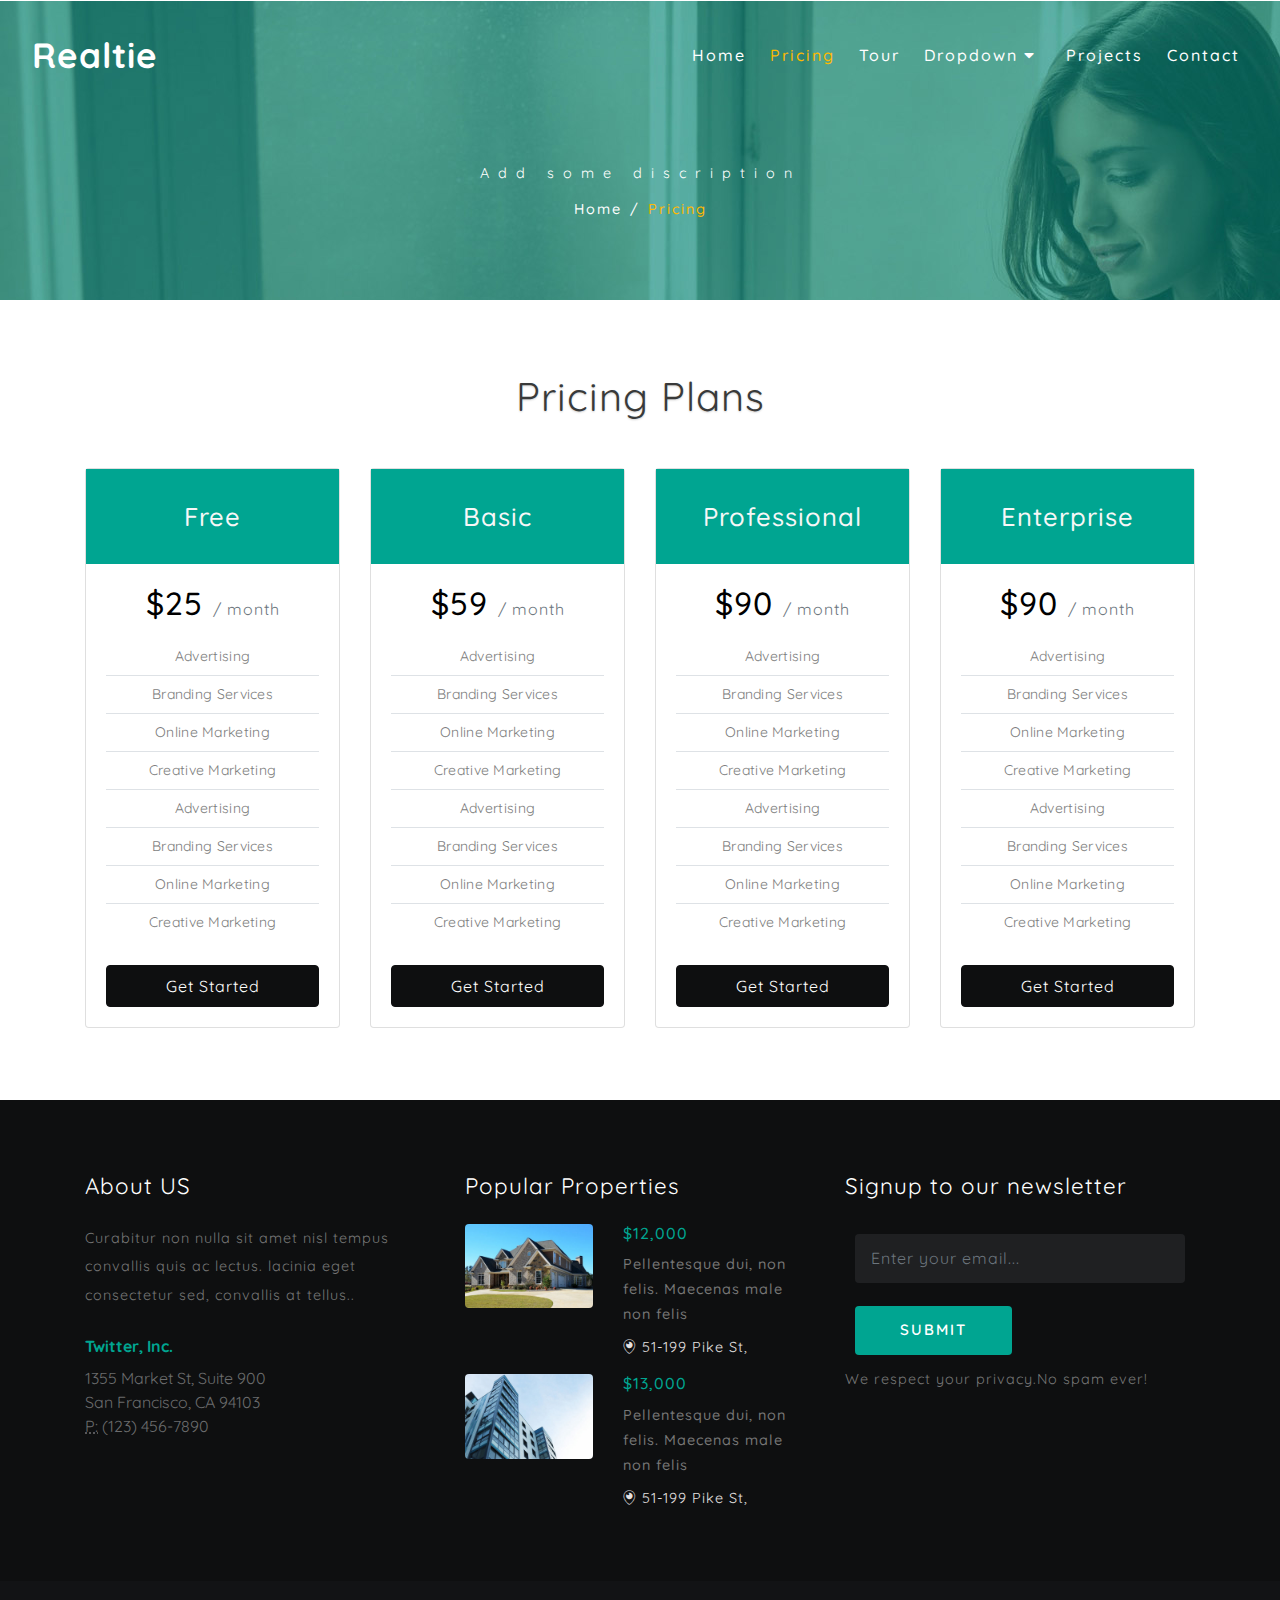
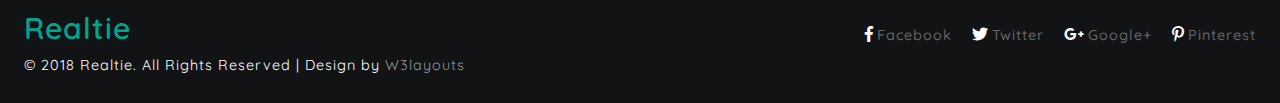
<file: Source/pricing.html>
<!--
	Author: W3layouts
	Author URL: http://w3layouts.com
	License: Creative Commons Attribution 3.0 Unported
	License URL: http://creativecommons.org/licenses/by/3.0/
-->

<!DOCTYPE html>
<html lang="zxx">

<head>
	<title>Realtie Real estate Category Bootstrap responsive Web Template | Home :: w3layouts</title>
	<meta name="viewport" content="width=device-width, initial-scale=1">
	<meta charset="utf-8">
	<meta name="keywords" content="Realtie a Responsive web template, Bootstrap Web Templates, Flat Web Templates, Android Compatible web template, 
Smartphone Compatible web template, free webdesigns for Nokia, Samsung, LG, SonyEricsson, Motorola web design" />
	<script>
		addEventListener("load", function () {
			setTimeout(hideURLbar, 0);
		}, false);

		function hideURLbar() {
			window.scrollTo(0, 1);
		}
	</script>
	<link href="css/bootstrap.css" rel='stylesheet' type='text/css' />
	<link rel="stylesheet" href="css/flexslider.css" type="text/css" media="screen" property="" />
	<link rel="stylesheet" href="css/owl.carousel.css" type="text/css" media="all">
	<link rel="stylesheet" href="css/owl.theme.css" type="text/css" media="all">
	<link href="css/style.css" rel='stylesheet' type='text/css' />
	<link href="css/fontawesome-all.css" rel="stylesheet">
	<link href="//fonts.googleapis.com/css?family=Quicksand:300,400,500,700" rel="stylesheet">
</head>


<body>
	<!--/banner-w3layouts-sec-->
	<div class="banner-w3layouts two">
		<header>
			<nav class="navbar navbar-expand-lg navbar-light bg-light">
				<a class="navbar-brand" href="index.html">Realtie</a>
				<button class="navbar-toggler" type="button" data-toggle="collapse" data-target="#navbarSupportedContent" aria-controls="navbarSupportedContent"
				    aria-expanded="false" aria-label="Toggle navigation">
					<span class="navbar-toggler-icon">
						<i class="fas fa-bars"></i>
					</span>
				</button>

				<div class="collapse navbar-collapse" id="navbarSupportedContent">
					<ul class="navbar-nav ml-auto">
						<li class="nav-item">
							<a class="nav-link" href="index.html">Home
								<span class="sr-only">(current)</span>
							</a>
						</li>
						<li class="nav-item ml-xl-2 active">
							<a class="nav-link" href="pricing.html">Pricing</a>
						</li>
						<li class="nav-item ml-xl-2">
							<a class="nav-link" href="404.html">Tour</a>
						</li>
						<li class="nav-item dropdown ml-xl-2">
							<a class="nav-link dropdown-toggle" href="#" id="navbarDropdown" role="button" data-toggle="dropdown" aria-haspopup="true"
							    aria-expanded="false">
								Dropdown
								<i class="fas fa-caret-down"></i>
							</a>
							<div class="dropdown-menu" aria-labelledby="navbarDropdown">
								<a class="dropdown-item" href="register.html">Register</a>
								<div class="dropdown-divider"></div>
								<a class="dropdown-item" href="news.html">News</a>
								<div class="dropdown-divider"></div>
								<a class="dropdown-item" href="customer.html">Customers</a>
							</div>
						</li>
						<li class="nav-item ml-xl-2">
							<a class="nav-link" href="projects.html">Projects</a>
						</li>
						<li class="nav-item ml-xl-2">
							<a class="nav-link" href="contact.html">Contact</a>
						</li>
					</ul>
					<!-- <form class="form-inline my-2 my-lg-0">
                      <input class="form-control mr-sm-2" type="search" placeholder="Search" aria-label="Search">
                      <button class="btn btn-outline-success my-2 my-sm-0" type="submit">Search</button>
                    </form> -->
				</div>
			</nav>
		</header>
		<!--banner-w3layouts-->
		<div class="banner-w3layouts-info two">
			<!--/search_form -->
			<div id="banner-w3layouts-info" class="search_top text-center">
				<p>Add some discription</p>
				<ol class="breadcrumb justify-content-center">
					<li class="breadcrumb-item">
						<a href="index.html">Home</a>
					</li>
					<li class="breadcrumb-item active">Pricing</li>
				</ol>
			</div>
			<!--//banner-w3layouts-info -->
		</div>
		<!--//banner-w3layouts-->
	</div>
	<!--/main-->
	<!--/banner-w3layouts-bottom -->
	<section class="banner-w3layouts-bottom py-lg-5 py-3">
		<div class="container py-lg-4 py-3">
			<h3 class="tittle text-center mx-auto mb-lg-5 mb-3 ">Pricing Plans</h3>
			<div class="card-deck text-center row">
				<div class="price-info-grid col-lg-3">
						<div class="price-inner">
					<div class="price-header">
						<h4>Free</h4>
					</div>
					<div class="price-body">
						<h5 class="pricing-title">
							<span class="align-top">$</span>25
							<small class="text-muted">/ month</small>
						</h5>
						<ul class="list-unstyled mt-3 mb-4">
								<li class="py-2 border-bottom">Advertising</li>
								<li class="py-2 border-bottom">Branding Services</li>
								<li class="py-2 border-bottom">Online Marketing</li>
								<li class="py-2 border-bottom">Creative Marketing</li>
								<li class="py-2 border-bottom">Advertising</li>
								<li class="py-2 border-bottom">Branding Services</li>
								<li class="py-2 border-bottom">Online Marketing</li>
								<li class="py-2">Creative Marketing</li>
							</ul>
							<a href="register.html" class="btn btn-block btn-outline-primary py-2">Get Started</a>
					</div>
					</div>
				</div>
				<div class="price-info-grid col-lg-3 my-lg-0 my-3">
						<div class="price-inner">
					<div class="price-header">
						<h4>Basic</h4>
					</div>
					<div class="price-body">
						<h5 class="pricing-title">
							<span class="align-top">$</span>59
							<small class="text-muted">/ month</small>
						</h5>
						<ul class="list-unstyled mt-3 mb-4">
								<li class="py-2 border-bottom">Advertising</li>
								<li class="py-2 border-bottom">Branding Services</li>
								<li class="py-2 border-bottom">Online Marketing</li>
								<li class="py-2 border-bottom">Creative Marketing</li>
								<li class="py-2 border-bottom">Advertising</li>
								<li class="py-2 border-bottom">Branding Services</li>
								<li class="py-2 border-bottom">Online Marketing</li>
								<li class="py-2">Creative Marketing</li>
							</ul>
							<a href="register.html" class="btn btn-block btn-outline-primary py-2">Get Started</a>
					</div>
					</div>
				</div>
				<div class="price-info-grid col-lg-3">
						<div class="price-inner">
					<div class="price-header">
							<h4>Professional</h4>
						</div>
						<div class="price-body">
							<h5 class="pricing-title">
								<span class="align-top">$</span>90
								<small class="text-muted">/ month</small>
							</h5>
							<ul class="list-unstyled mt-3 mb-4">
								<li class="py-2 border-bottom">Advertising</li>
								<li class="py-2 border-bottom">Branding Services</li>
								<li class="py-2 border-bottom">Online Marketing</li>
								<li class="py-2 border-bottom">Creative Marketing</li>
								<li class="py-2 border-bottom">Advertising</li>
								<li class="py-2 border-bottom">Branding Services</li>
								<li class="py-2 border-bottom">Online Marketing</li>
								<li class="py-2">Creative Marketing</li>
							</ul>
							<a href="register.html" class="btn btn-block btn-outline-primary py-2">Get Started</a>
						</div>
						</div>
					</div>
				<div class="price-info-grid col-lg-3">
					<div class="price-inner">
					<div class="price-header">
							<h4>Enterprise</h4>
						</div>
						<div class="price-body">
							<h5 class="pricing-title">
								<span class="align-top">$</span>90
								<small class="text-muted">/ month</small>
							</h5>
							<ul class="list-unstyled mt-3 mb-4">
								<li class="py-2 border-bottom">Advertising</li>
								<li class="py-2 border-bottom">Branding Services</li>
								<li class="py-2 border-bottom">Online Marketing</li>
								<li class="py-2 border-bottom">Creative Marketing</li>
								<li class="py-2 border-bottom">Advertising</li>
								<li class="py-2 border-bottom">Branding Services</li>
								<li class="py-2 border-bottom">Online Marketing</li>
								<li class="py-2">Creative Marketing</li>
							</ul>
							<a href="register.html" class="btn btn-block btn-outline-primary py-2">Get Started</a>
						</div>
					</div>
					</div>
			</div>
		</div>
	</section>
	<!--//banner-w3layouts-bottom -->
	<!--footer-->
	<footer>
		<div class="footer-sec-w3-agileits py-lg-5 py-3">
			<div class="container py-lg-4 py-3">
				<div class="row">
					<div class="col-lg-4 footer-grid-wthree text-left">
						<h3>About US</h3>
						<p>Curabitur non nulla sit amet nisl tempus convallis quis ac lectus. lacinia eget consectetur sed, convallis at tellus..</p>
						<address class="ad-info mt-3">
							<strong>Twitter, Inc.</strong>
							<br> 1355 Market St, Suite 900
							<br> San Francisco, CA 94103
							<br>
							<abbr title="Phone">P:</abbr> (123) 456-7890
						</address>
					</div>
					<div class="col-lg-4 footer-grid-wthree text-left">

						<div class="tech-btm">
							<h3>Popular Properties </h3>
							<div class="blog-grids row mb-3">
								<div class="col-md-5 blog-grid-left">
									<a href="single.html">
										<img src="images/g1.jpg" class="img-fluid rounded" alt="">
									</a>
								</div>
								<div class="col-md-7 blog-grid-right">
									<h6 class="price mb-2">$12,000</h6>
									<h5>
										<a href="single.html">Pellentesque dui, non felis. Maecenas male non felis </a>
									</h5>
									<div class="sub-meta mt-2">
										<span>
											<i class="fab fa-periscope"></i> 51-199 Pike St,</span>
									</div>
								</div>

							</div>
							<div class="blog-grids row mt-2">
								<div class="col-md-5 blog-grid-left">
									<a href="single.html">
										<img src="images/g5.jpg" class="img-fluid rounded" alt="">
									</a>
								</div>
								<div class="col-md-7 blog-grid-right">
									<h6 class="price mb-2">$13,000</h6>
									<h5>
										<a href="single.html">Pellentesque dui, non felis. Maecenas male non felis </a>
									</h5>
									<div class="sub-meta mt-2">
										<span>
											<i class="fab fa-periscope"></i> 51-199 Pike St,</span>
									</div>
								</div>

							</div>
						</div>
					</div>
					<!-- subscribe -->
					<div class="col-lg-4 subscribe-main footer-grid-wthree text-left">
						<h2>Signup to our newsletter</h2>
						<div class="subscribe-main text-left">
							<div class="subscribe-form">
								<form action="#" method="post" class="subscribe_form">
									<input class="form-control" type="email" placeholder="Enter your email..." required="">
									<button type="submit" class="btn btn-primary submit">Submit</button>
								</form>
								<div class="clearfix"> </div>
							</div>
							<p>We respect your privacy.No spam ever!</p>
						</div>
						<!-- //subscribe -->
					</div>
				</div>
				<!-- //footer -->
			</div>
		</div>
		<!-- footer -->
		<div class="footer-cpy p-lg-4 p-md-3 p-3 container-fluid">
			<div class="row">
				<div class="col-lg-6 copyrightbottom text-left">
					<h3>
						<a class="navbar-brand" href="index.html">Realtie</a>
					</h3>
					<p>© 2018 Realtie. All Rights Reserved | Design by
						<a href="http://w3layouts.com/">W3layouts</a>
					</p>

				</div>
				<div class="col-lg-6 copyrighttop mt-3 text-right">
					<ul>
						<li class="mx-3">
							<a class="facebook" href="#">
								<i class="fab fa-facebook-f"></i>
								<span>Facebook</span>
							</a>
						</li>
						<li>
							<a class="facebook" href="#">
								<i class="fab fa-twitter"></i>
								<span>Twitter</span>
							</a>
						</li>
						<li class="mx-3">
							<a class="facebook" href="#">
								<i class="fab fa-google-plus-g"></i>
								<span>Google+</span>
							</a>
						</li>
						<li>
							<a class="facebook" href="#">
								<i class="fab fa-pinterest-p"></i>
								<span>Pinterest</span>
							</a>
						</li>
					</ul>
				</div>
			</div>
		</div>
	</footer>
	<!---->

	<!-- /.footer -->
	<script src="js/jquery-2.2.3.min.js"></script>
	<!-- start-smooth-scrolling -->
	<script src="js/move-top.js"></script>
	<script src="js/easing.js"></script>
	<script>
		jQuery(document).ready(function ($) {
			$(".scroll").click(function (event) {
				event.preventDefault();

				$('html,body').animate({
					scrollTop: $(this.hash).offset().top
				}, 1000);
			});
		});
	</script>
	<!-- //end-smooth-scrolling -->
	<!-- dropdown nav -->
	<script>
		$(document).ready(function () {
			$(".dropdown").hover(
				function () {
					$('.dropdown-menu', this).stop(true, true).slideDown("fast");
					$(this).toggleClass('open');
				},
				function () {
					$('.dropdown-menu', this).stop(true, true).slideUp("fast");
					$(this).toggleClass('open');
				}
			);
		});
	</script>
	<!-- //dropdown nav -->
	<!-- smooth-scrolling-of-move-up -->
	<script>
		$(document).ready(function () {
			/*
			var defaults = {
				containerID: 'toTop', // fading element id
				containerHoverID: 'toTopHover', // fading element hover id
				scrollSpeed: 1200,
				easingType: 'linear' 
			};
			*/

			$().UItoTop({
				easingType: 'easeOutQuart'
			});

		});
	</script>
	<!-- //smooth-scrolling-of-move-up -->
	<script src="js/bootstrap.js"></script>
	<!-- js file -->
</body>

</html>
</file>
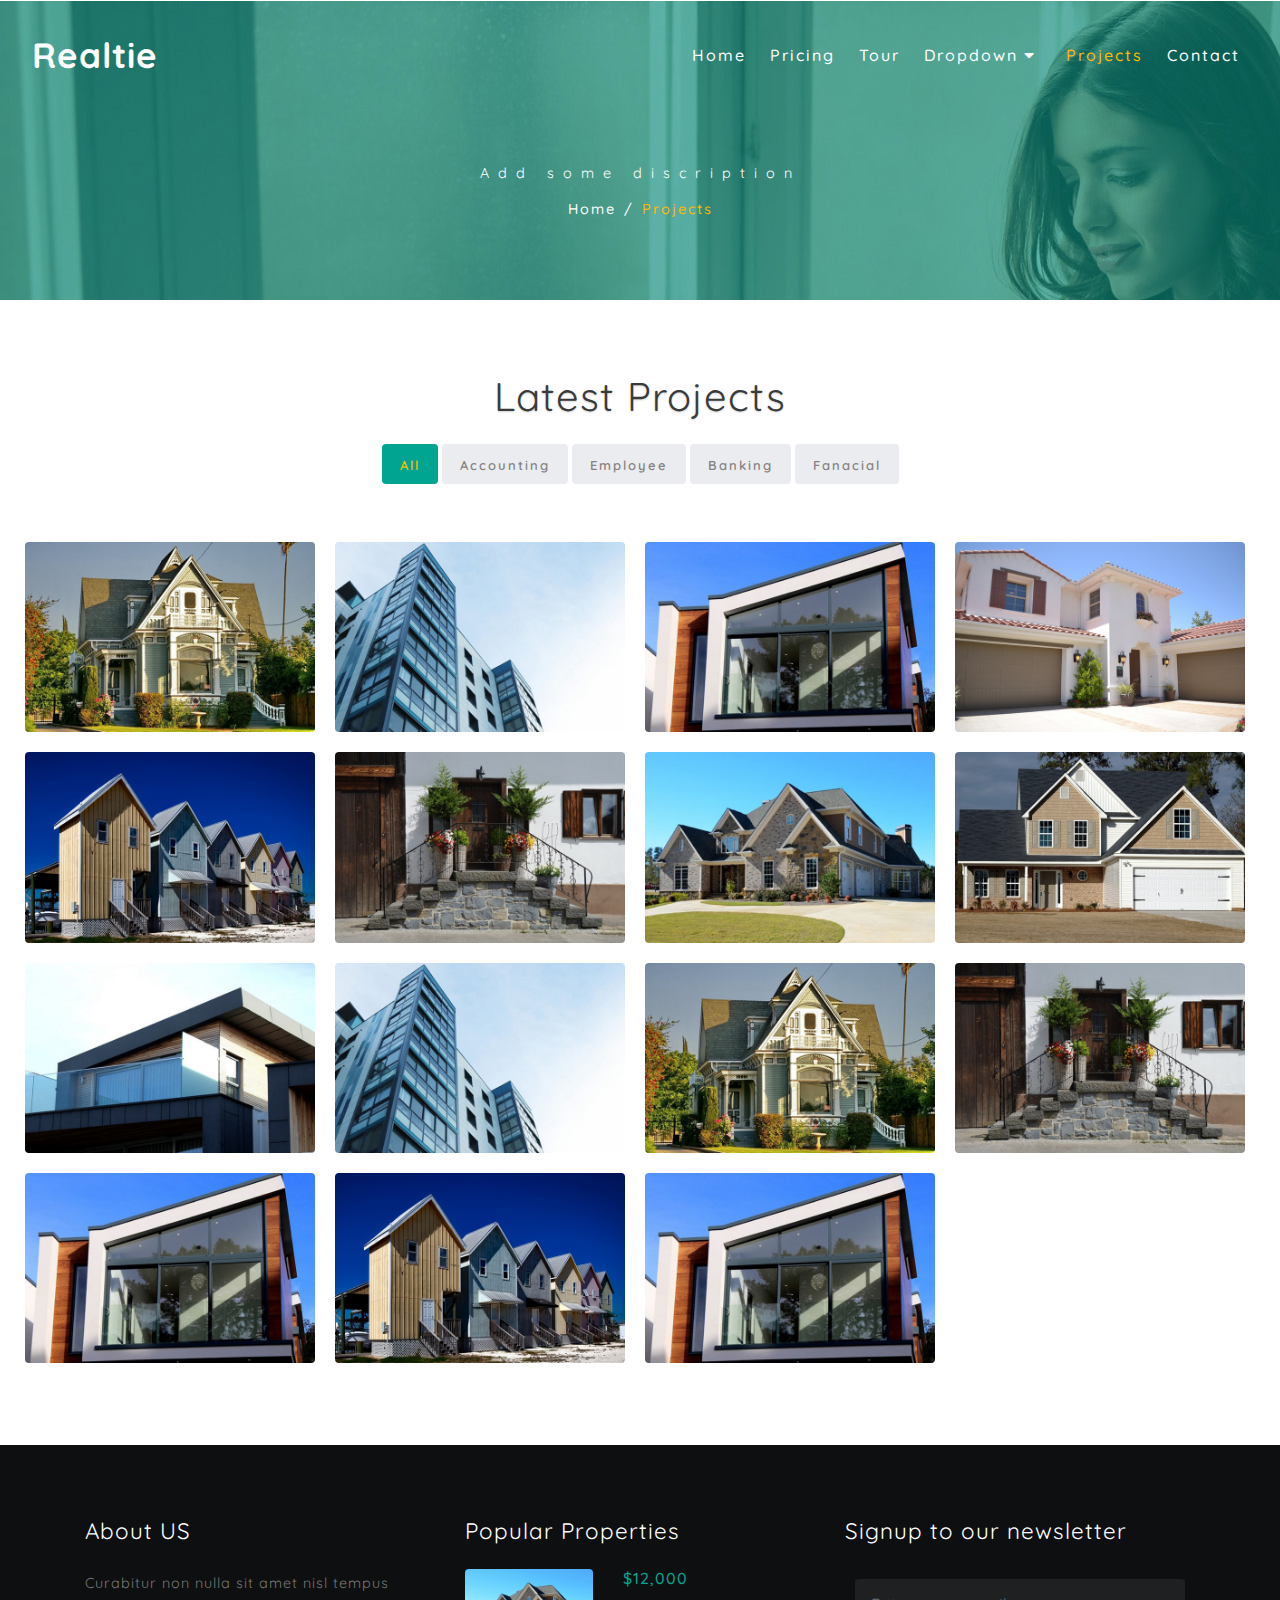
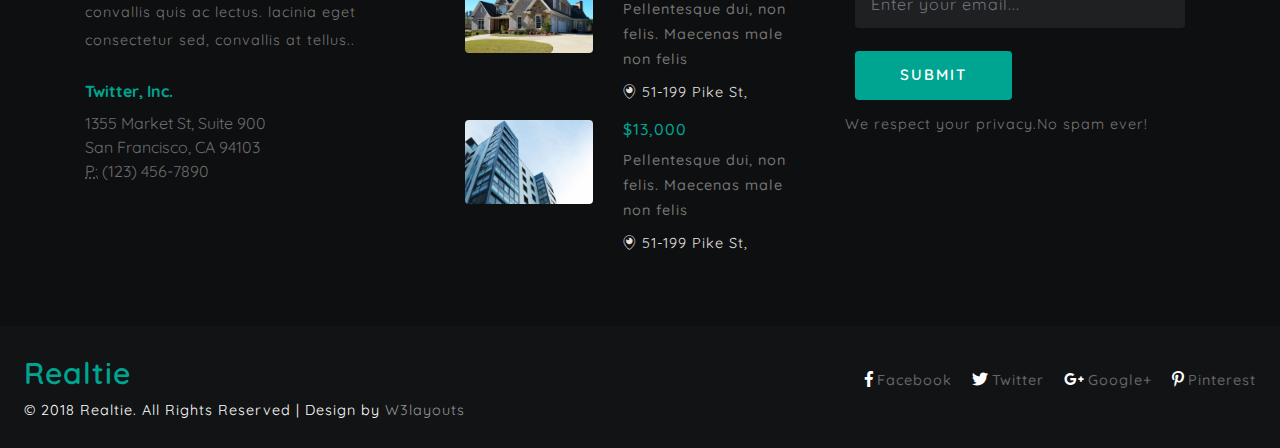
<file: Source/projects.html>
<!--
	Author: W3layouts
	Author URL: http://w3layouts.com
	License: Creative Commons Attribution 3.0 Unported
	License URL: http://creativecommons.org/licenses/by/3.0/
-->

<!DOCTYPE html>
<html lang="zxx">

<head>
	<title>Realtie Real estate Category Bootstrap responsive Web Template | Projects :: w3layouts</title>
	<meta name="viewport" content="width=device-width, initial-scale=1">
	<meta charset="utf-8">
	<meta name="keywords" content="Realtie a Responsive web template, Bootstrap Web Templates, Flat Web Templates, Android Compatible web template, 
Smartphone Compatible web template, free webdesigns for Nokia, Samsung, LG, SonyEricsson, Motorola web design" />
	<script>
		addEventListener("load", function () {
			setTimeout(hideURLbar, 0);
		}, false);

		function hideURLbar() {
			window.scrollTo(0, 1);
		}
	</script>
	<link href="css/bootstrap.css" rel='stylesheet' type='text/css' />
	<link href="css/prettyPhoto.css" rel="stylesheet" type="text/css">
	<link href="css/style.css" rel='stylesheet' type='text/css' />
	<link href="css/fontawesome-all.css" rel="stylesheet">
	<link href="//fonts.googleapis.com/css?family=Quicksand:300,400,500,700" rel="stylesheet">
</head>


<body>
	<!--/banner-w3layouts-sec-->
	<div class="banner-w3layouts two">
		<header>
			<nav class="navbar navbar-expand-lg navbar-light bg-light">
				<a class="navbar-brand" href="index.html">Realtie</a>
				<button class="navbar-toggler" type="button" data-toggle="collapse" data-target="#navbarSupportedContent" aria-controls="navbarSupportedContent"
				    aria-expanded="false" aria-label="Toggle navigation">
					<span class="navbar-toggler-icon">
						<i class="fas fa-bars"></i>
					</span>
				</button>

				<div class="collapse navbar-collapse" id="navbarSupportedContent">
					<ul class="navbar-nav ml-auto">
						<li class="nav-item">
							<a class="nav-link" href="index.html">Home
								<span class="sr-only">(current)</span>
							</a>
						</li>
						<li class="nav-item ml-xl-2">
							<a class="nav-link" href="pricing.html">Pricing</a>
						</li>
						<li class="nav-item ml-xl-2">
							<a class="nav-link" href="404.html">Tour</a>
						</li>
						<li class="nav-item dropdown ml-xl-2">
							<a class="nav-link dropdown-toggle" href="#" id="navbarDropdown" role="button" data-toggle="dropdown" aria-haspopup="true"
							    aria-expanded="false">
								Dropdown
								<i class="fas fa-caret-down"></i>
							</a>
							<div class="dropdown-menu" aria-labelledby="navbarDropdown">
								<a class="dropdown-item" href="register.html">Register</a>
								<div class="dropdown-divider"></div>
								<a class="dropdown-item" href="news.html">News</a>
								<div class="dropdown-divider"></div>
								<a class="dropdown-item" href="customer.html">Customers</a>
							</div>
						</li>
						<li class="nav-item ml-xl-2 active">
							<a class="nav-link" href="projects.html">Projects</a>
						</li>
						<li class="nav-item ml-xl-2">
							<a class="nav-link" href="contact.html">Contact</a>
						</li>
					</ul>
					<!-- <form class="form-inline my-2 my-lg-0">
                      <input class="form-control mr-sm-2" type="search" placeholder="Search" aria-label="Search">
                      <button class="btn btn-outline-success my-2 my-sm-0" type="submit">Search</button>
                    </form> -->
				</div>
			</nav>
		</header>
		<!--banner-w3layouts-->
		<div class="banner-w3layouts-info two">
			<!--/search_form -->
			<div id="banner-w3layouts-info" class="search_top text-center">
				<p>Add some discription</p>
				<ol class="breadcrumb justify-content-center">
					<li class="breadcrumb-item">
						<a href="index.html">Home</a>
					</li>
					<li class="breadcrumb-item active">Projects</li>
				</ol>
			</div>
			<!--//banner-w3layouts-info -->
		</div>
		<!--//banner-w3layouts-->
	</div>
	<!--/main-->
	<!--/projects -->
	<section class="banner-w3layouts-bottom py-lg-5 py-3">
		<div class="container-fluid py-lg-4 py-3">
			<h3 class="tittle text-center mx-auto mb-lg-4 mb-3">Latest Projects</h3>		
		<ul class="portfolio-categ filter mb-lg-5 mb-3 text-center">
			<li class="port-filter all active">
				<a href="#">All</a>
			</li>
			<li class="cat-item-1">
				<a href="#" title="Category 1">Accounting</a>
			</li>
			<li class="cat-item-2">
				<a href="#" title="Category 2">Employee</a>
			</li>
			<li class="cat-item-3">
				<a href="#" title="Category 3">Banking</a>
			</li>
			<li class="cat-item-4">
				<a href="#" title="Category 4">Fanacial</a>
			</li>
		</ul>
		<ul class="portfolio-area clearfix">
			<li class="portfolio-item2" data-id="id-0" data-type="cat-item-4">
				<div>
					<span class="image-block img-hover">
						<a class="image-zoom rounded" href="images/g4.jpg" data-gal="prettyPhoto[gallery]">

							<img src="images/g4.jpg" class="img-fluid rounded" alt="">

						</a>
					</span>
				</div>
			</li>
			<li class="portfolio-item2" data-id="id-1" data-type="cat-item-2">
				<div>
					<span class="image-block">
						<a class="image-zoom" href="images/g5.jpg" data-gal="prettyPhoto[gallery]">

							<img src="images/g5.jpg" class="img-fluid rounded" alt="">

						</a>
					</span>
				</div>
			</li>
			<li class="portfolio-item2" data-id="id-2" data-type="cat-item-1">
				<div>
					<span class="image-block">
						<a class="image-zoom" href="images/g6.jpg" data-gal="prettyPhoto[gallery]">

							<img src="images/g6.jpg" class="img-fluid rounded" alt="">

						</a>
					</span>
				</div>
			</li>
			<li class="portfolio-item2" data-id="id-3" data-type="cat-item-4">
				<div>
					<span class="image-block">
						<a class="image-zoom" href="images/g7.jpg" data-gal="prettyPhoto[gallery]">

							<img src="images/g7.jpg" class="img-fluid rounded" alt="">

						</a>
					</span>
				</div>
			</li>
			<li class="portfolio-item2" data-id="id-4" data-type="cat-item-3">
				<div>
					<span class="image-block">
						<a class="image-zoom" href="images/g8.jpg" data-gal="prettyPhoto[gallery]">

							<img src="images/g8.jpg" class="img-fluid rounded" alt="">

						</a>
					</span>
				</div>
			</li>
			<li class="portfolio-item2" data-id="id-5" data-type="cat-item-2">
				<div>
					<span class="image-block">
						<a class="image-zoom" href="images/g9.jpg" data-gal="prettyPhoto[gallery]">

							<img src="images/g9.jpg" class="img-fluid rounded" alt="">

						</a>
					</span>
				</div>
			</li>
			<li class="portfolio-item2" data-id="id-6" data-type="cat-item-1">
				<div>
					<span class="image-block">
						<a class="image-zoom" href="images/g1.jpg" data-gal="prettyPhoto[gallery]">

							<img src="images/g1.jpg" class="img-fluid rounded" alt="">

						</a>
					</span>
				</div>
			</li>
			<li class="portfolio-item2" data-id="id-7" data-type="cat-item-1">
				<div>
					<span class="image-block">
						<a class="image-zoom" href="images/g2.jpg" data-gal="prettyPhoto[gallery]">

							<img src="images/g2.jpg" class="img-fluid rounded" alt="">

						</a>
					</span>
				</div>
			</li>
			<li class="portfolio-item2" data-id="id-9" data-type="cat-item-4">
				<div>
					<span class="image-block">
						<a class="image-zoom" href="images/g3.jpg" data-gal="prettyPhoto[gallery]">

							<img src="images/g3.jpg" class="img-fluid rounded" alt="">

						</a>
					</span>
				</div>
			</li>
			<li class="portfolio-item2" data-id="id-9" data-type="cat-item-3">
				<div>
					<span class="image-block">
						<a class="image-zoom" href="images/g5.jpg" data-gal="prettyPhoto[gallery]">

							<img src="images/g5.jpg" class="img-fluid rounded" alt="">

						</a>
					</span>
				</div>
			</li>
			<li class="portfolio-item2" data-id="id-10" data-type="cat-item-2">
				<div>
					<span class="image-block">
						<a class="image-zoom" href="images/g4.jpg" data-gal="prettyPhoto[gallery]">

							<img src="images/g4.jpg" class="img-fluid rounded" alt="">

						</a>
					</span>
				</div>
			</li>
			<li class="portfolio-item2" data-id="id-8" data-type="cat-item-1">
				<div>
					<span class="image-block">
						<a class="image-zoom" href="images/g9.jpg" data-gal="prettyPhoto[gallery]">

							<img src="images/g9.jpg" class="img-fluid rounded" alt="">

						</a>
					</span>
				</div>
			</li>
			<li class="portfolio-item2" data-id="id-9" data-type="cat-item-3">
				<div>
					<span class="image-block">
						<a class="image-zoom" href="images/g6.jpg" data-gal="prettyPhoto[gallery]">

							<img src="images/g6.jpg" class="img-fluid rounded" alt="">

						</a>
					</span>
				</div>
			</li>
			<li class="portfolio-item2" data-id="id-10" data-type="cat-item-2">
				<div>
					<span class="image-block">
						<a class="image-zoom" href="images/g8.jpg" data-gal="prettyPhoto[gallery]">

							<img src="images/g8.jpg" class="img-fluid rounded" alt="">

						</a>
					</span>
				</div>
			</li>
			<li class="portfolio-item2" data-id="id-8" data-type="cat-item-1">
				<div>
					<span class="image-block">
						<a class="image-zoom" href="images/g6.jpg" data-gal="prettyPhoto[gallery]">

							<img src="images/g6.jpg" class="img-fluid rounded" alt="">

						</a>
					</span>
				</div>
			</li>
		</ul>
	   </div>
	</section>
	<!--//projects -->
	<!--footer-->
	<footer>
		<div class="footer-sec-w3-agileits py-lg-5 py-3">
			<div class="container py-lg-4 py-3">
				<div class="row">
					<div class="col-lg-4 footer-grid-wthree text-left">
						<h3>About US</h3>
						<p>Curabitur non nulla sit amet nisl tempus convallis quis ac lectus. lacinia eget consectetur sed, convallis at tellus..</p>
						<address class="ad-info mt-3">
							<strong>Twitter, Inc.</strong>
							<br> 1355 Market St, Suite 900
							<br> San Francisco, CA 94103
							<br>
							<abbr title="Phone">P:</abbr> (123) 456-7890
						</address>
					</div>
					<div class="col-lg-4 footer-grid-wthree text-left">

						<div class="tech-btm">
							<h3>Popular Properties </h3>
							<div class="blog-grids row mb-3">
								<div class="col-md-5 blog-grid-left">
									<a href="single.html">
										<img src="images/g1.jpg" class="img-fluid rounded" alt="">
									</a>
								</div>
								<div class="col-md-7 blog-grid-right">
									<h6 class="price mb-2">$12,000</h6>
									<h5>
										<a href="single.html">Pellentesque dui, non felis. Maecenas male non felis </a>
									</h5>
									<div class="sub-meta mt-2">
										<span>
											<i class="fab fa-periscope"></i> 51-199 Pike St,</span>
									</div>
								</div>

							</div>
							<div class="blog-grids row mt-2">
								<div class="col-md-5 blog-grid-left">
									<a href="single.html">
										<img src="images/g5.jpg" class="img-fluid rounded" alt="">
									</a>
								</div>
								<div class="col-md-7 blog-grid-right">
									<h6 class="price mb-2">$13,000</h6>
									<h5>
										<a href="single.html">Pellentesque dui, non felis. Maecenas male non felis </a>
									</h5>
									<div class="sub-meta mt-2">
										<span>
											<i class="fab fa-periscope"></i> 51-199 Pike St,</span>
									</div>
								</div>

							</div>
						</div>
					</div>
					<!-- subscribe -->
					<div class="col-lg-4 subscribe-main footer-grid-wthree text-left">
						<h2>Signup to our newsletter</h2>
						<div class="subscribe-main text-left">
							<div class="subscribe-form">
								<form action="#" method="post" class="subscribe_form">
									<input class="form-control" type="email" placeholder="Enter your email..." required="">
									<button type="submit" class="btn btn-primary submit">Submit</button>
								</form>
								<div class="clearfix"> </div>
							</div>
							<p>We respect your privacy.No spam ever!</p>
						</div>
						<!-- //subscribe -->
					</div>
				</div>
				<!-- //footer -->
			</div>
		</div>
		<!-- footer -->
		<div class="footer-cpy p-lg-4 p-md-3 p-3 container-fluid">
			<div class="row">
				<div class="col-lg-6 copyrightbottom text-left">
					<h3>
						<a class="navbar-brand" href="index.html">Realtie</a>
					</h3>
					<p>© 2018 Realtie. All Rights Reserved | Design by
						<a href="http://w3layouts.com/">W3layouts</a>
					</p>

				</div>
				<div class="col-lg-6 copyrighttop mt-3 text-right">
					<ul>
						<li class="mx-3">
							<a class="facebook" href="#">
								<i class="fab fa-facebook-f"></i>
								<span>Facebook</span>
							</a>
						</li>
						<li>
							<a class="facebook" href="#">
								<i class="fab fa-twitter"></i>
								<span>Twitter</span>
							</a>
						</li>
						<li class="mx-3">
							<a class="facebook" href="#">
								<i class="fab fa-google-plus-g"></i>
								<span>Google+</span>
							</a>
						</li>
						<li>
							<a class="facebook" href="#">
								<i class="fab fa-pinterest-p"></i>
								<span>Pinterest</span>
							</a>
						</li>
					</ul>
				</div>
			</div>
		</div>
	</footer>
	<!---->

	<!-- /.footer -->
	<script src="js/jquery-2.2.3.min.js"></script>
	
	<!-- dropdown nav -->
	<script>
		$(document).ready(function () {
			$(".dropdown").hover(
				function () {
					$('.dropdown-menu', this).stop(true, true).slideDown("fast");
					$(this).toggleClass('open');
				},
				function () {
					$('.dropdown-menu', this).stop(true, true).slideUp("fast");
					$(this).toggleClass('open');
				}
			);
		});
	</script>
	<!-- //dropdown nav -->
	<!-- smooth-scrolling-of-move-up -->
	<script>
		$(document).ready(function () {
			/*
			var defaults = {
				containerID: 'toTop', // fading element id
				containerHoverID: 'toTopHover', // fading element hover id
				scrollSpeed: 1200,
				easingType: 'linear' 
			};
			*/

			$().UItoTop({
				easingType: 'easeOutQuart'
			});

		});
	</script>
	<!-- //smooth-scrolling-of-move-up -->
	<!-- start-smooth-scrolling -->
	<script src="js/move-top.js"></script>
	<script src="js/easing.js"></script>
	<script>
		jQuery(document).ready(function ($) {
			$(".scroll").click(function (event) {
				event.preventDefault();

				$('html,body').animate({
					scrollTop: $(this.hash).offset().top
				}, 1000);
			});
		});
	</script>
	<!-- //end-smooth-scrolling -->
	<script src="js/bootstrap.js"></script>
	<!-- js file -->
	<!-- jQuery-Photo-filter-lightbox-Gallery-plugin -->
	<script src="js/jquery-1.7.2.js"></script>
	<script src="js/jquery.quicksand.js"></script>
	<script src="js/script.js"></script>
	<script src="js/jquery.prettyPhoto.js"></script>
	<!-- //jQuery-Photo-filter-lightbox-Gallery-plugin -->

</body>

</html>
</file>
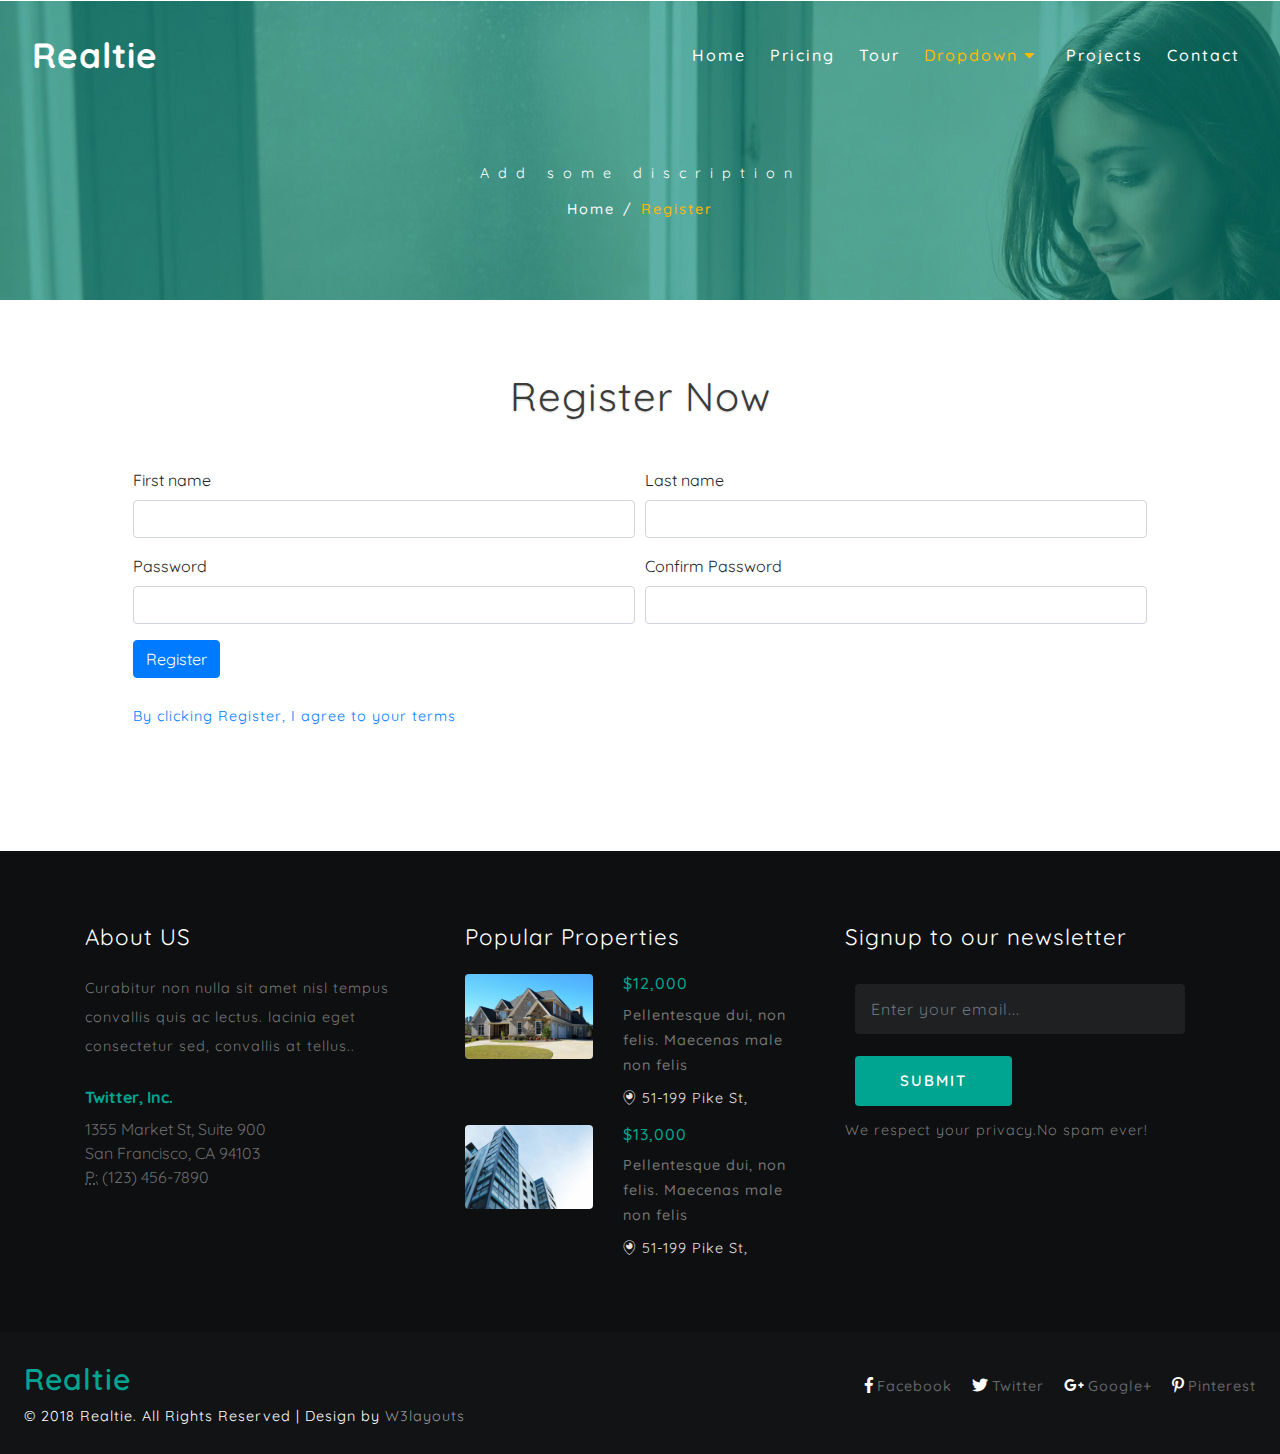
<file: Source/register.html>
<!--
	Author: W3layouts
	Author URL: http://w3layouts.com
	License: Creative Commons Attribution 3.0 Unported
	License URL: http://creativecommons.org/licenses/by/3.0/
-->

<!DOCTYPE html>
<html lang="zxx">

<head>
	<title>Realtie Real estate Category Bootstrap responsive Web Template | Register :: w3layouts</title>
	<meta name="viewport" content="width=device-width, initial-scale=1">
	<meta charset="utf-8">
	<meta name="keywords" content="Realtie a Responsive web template, Bootstrap Web Templates, Flat Web Templates, Android Compatible web template, 
Smartphone Compatible web template, free webdesigns for Nokia, Samsung, LG, SonyEricsson, Motorola web design" />
	<script>
		addEventListener("load", function () {
			setTimeout(hideURLbar, 0);
		}, false);

		function hideURLbar() {
			window.scrollTo(0, 1);
		}
	</script>
	<link href="css/bootstrap.css" rel='stylesheet' type='text/css' />
	<link href="css/style.css" rel='stylesheet' type='text/css' />
	<link href="css/fontawesome-all.css" rel="stylesheet">
	<link href="//fonts.googleapis.com/css?family=Quicksand:300,400,500,700" rel="stylesheet">
</head>


<body>
	<!--/banner-w3layouts-sec-->
	<div class="banner-w3layouts two">
		<header>
			<nav class="navbar navbar-expand-lg navbar-light bg-light">
				<a class="navbar-brand" href="index.html">Realtie</a>
				<button class="navbar-toggler" type="button" data-toggle="collapse" data-target="#navbarSupportedContent" aria-controls="navbarSupportedContent"
				    aria-expanded="false" aria-label="Toggle navigation">
					<span class="navbar-toggler-icon">
						<i class="fas fa-bars"></i>
					</span>
				</button>

				<div class="collapse navbar-collapse" id="navbarSupportedContent">
					<ul class="navbar-nav ml-auto">
						<li class="nav-item">
							<a class="nav-link" href="index.html">Home
								<span class="sr-only">(current)</span>
							</a>
						</li>
						<li class="nav-item ml-xl-2">
							<a class="nav-link" href="pricing.html">Pricing</a>
						</li>
						<li class="nav-item ml-xl-2">
							<a class="nav-link" href="404.html">Tour</a>
						</li>
						<li class="nav-item dropdown ml-xl-2 active">
							<a class="nav-link dropdown-toggle" href="#" id="navbarDropdown" role="button" data-toggle="dropdown" aria-haspopup="true"
							    aria-expanded="false">
								Dropdown
								<i class="fas fa-caret-down"></i>
							</a>
							<div class="dropdown-menu" aria-labelledby="navbarDropdown">
								<a class="dropdown-item" href="register.html">Register</a>
								<div class="dropdown-divider"></div>
								<a class="dropdown-item" href="news.html">News</a>
								<div class="dropdown-divider"></div>
								<a class="dropdown-item" href="customer.html">Customers</a>
							</div>
						</li>
						<li class="nav-item ml-xl-2">
							<a class="nav-link" href="projects.html">Projects</a>
						</li>
						<li class="nav-item ml-xl-2">
							<a class="nav-link" href="contact.html">Contact</a>
						</li>
					</ul>
					<!-- <form class="form-inline my-2 my-lg-0">
                      <input class="form-control mr-sm-2" type="search" placeholder="Search" aria-label="Search">
                      <button class="btn btn-outline-success my-2 my-sm-0" type="submit">Search</button>
                    </form> -->
				</div>
			</nav>
		</header>
		<!--banner-w3layouts-->
		<div class="banner-w3layouts-info two">
			<!--/search_form -->
			<div id="banner-w3layouts-info" class="search_top text-center">
				<p>Add some discription</p>
				<ol class="breadcrumb justify-content-center">
					<li class="breadcrumb-item">
						<a href="index.html">Home</a>
					</li>
					<li class="breadcrumb-item active">Register</li>
				</ol>
			</div>
			<!--//banner-w3layouts-info -->
		</div>
		<!--//banner-w3layouts-->
	</div>
	<!--/main-->
	<!--/main-->
	<section class="banner-w3layouts-bottom py-lg-5 py-3">
		<div class="container py-lg-4 py-3">
			<h3 class="tittle text-center">Register Now</h3>
				<div class="inner-sec-agileits-w3ls">
			<div class="login p-5 bg-light mx-auto mw-100">
				<form action="#" method="post">
						<div class="form-row">
								<div class="col-md-6 mb-3">
										<label for="validationCustom01">First name</label>

									<input type="text" class="form-control" id="validationDefault01" placeholder="" required="">
								</div>
								<div class="col-md-6 mb-3">
										<label for="validationCustom02">Last name</label>
									<input type="text" class="form-control" id="validationDefault02" placeholder="" required="">
								</div>
							</div>
							<div class="form-row">
								<div class="form-group col-md-6">
										<label for="exampleInputPassword1 mb-2">Password</label>
									<input type="password" class="form-control" id="password1" placeholder="" required="">
								</div>
								<div class="form-group col-md-6">
										<label for="exampleInputPassword2 mb-2">Confirm Password</label>
										<input type="password" class="form-control" id="password2" placeholder="" required="">
									</div>
								
							</div>
							<button type="submit" class="btn btn-primary submit mb-4">Register</button>
								<p>
									<a href="#">By clicking Register, I agree to your terms</a>
								</p>
						</form>
		
					</div>
			</div>
		</div>
	</section>
	<!--//main-->
	<!--footer-->
	<footer>
		<div class="footer-sec-w3-agileits py-lg-5 py-3">
			<div class="container py-lg-4 py-3">
				<div class="row">
					<div class="col-lg-4 footer-grid-wthree text-left">
						<h3>About US</h3>
						<p>Curabitur non nulla sit amet nisl tempus convallis quis ac lectus. lacinia eget consectetur sed, convallis at tellus..</p>
						<address class="ad-info mt-3">
							<strong>Twitter, Inc.</strong>
							<br> 1355 Market St, Suite 900
							<br> San Francisco, CA 94103
							<br>
							<abbr title="Phone">P:</abbr> (123) 456-7890
						</address>
					</div>
					<div class="col-lg-4 footer-grid-wthree text-left">

						<div class="tech-btm">
							<h3>Popular Properties </h3>
							<div class="blog-grids row mb-3">
								<div class="col-md-5 blog-grid-left">
									<a href="single.html">
										<img src="images/g1.jpg" class="img-fluid rounded" alt="">
									</a>
								</div>
								<div class="col-md-7 blog-grid-right">
									<h6 class="price mb-2">$12,000</h6>
									<h5>
										<a href="single.html">Pellentesque dui, non felis. Maecenas male non felis </a>
									</h5>
									<div class="sub-meta mt-2">
										<span>
											<i class="fab fa-periscope"></i> 51-199 Pike St,</span>
									</div>
								</div>

							</div>
							<div class="blog-grids row mt-2">
								<div class="col-md-5 blog-grid-left">
									<a href="single.html">
										<img src="images/g5.jpg" class="img-fluid rounded" alt="">
									</a>
								</div>
								<div class="col-md-7 blog-grid-right">
									<h6 class="price mb-2">$13,000</h6>
									<h5>
										<a href="single.html">Pellentesque dui, non felis. Maecenas male non felis </a>
									</h5>
									<div class="sub-meta mt-2">
										<span>
											<i class="fab fa-periscope"></i> 51-199 Pike St,</span>
									</div>
								</div>

							</div>
						</div>
					</div>
					<!-- subscribe -->
					<div class="col-lg-4 subscribe-main footer-grid-wthree text-left">
						<h2>Signup to our newsletter</h2>
						<div class="subscribe-main text-left">
							<div class="subscribe-form">
								<form action="#" method="post" class="subscribe_form">
									<input class="form-control" type="email" placeholder="Enter your email..." required="">
									<button type="submit" class="btn btn-primary submit">Submit</button>
								</form>
								<div class="clearfix"> </div>
							</div>
							<p>We respect your privacy.No spam ever!</p>
						</div>
						<!-- //subscribe -->
					</div>
				</div>
				<!-- //footer -->
			</div>
		</div>
		<!-- footer -->
		<div class="footer-cpy p-lg-4 p-md-3 p-3 container-fluid">
			<div class="row">
				<div class="col-lg-6 copyrightbottom text-left">
					<h3>
						<a class="navbar-brand" href="index.html">Realtie</a>
					</h3>
					<p>© 2018 Realtie. All Rights Reserved | Design by
						<a href="http://w3layouts.com/">W3layouts</a>
					</p>

				</div>
				<div class="col-lg-6 copyrighttop mt-3 text-right">
					<ul>
						<li class="mx-3">
							<a class="facebook" href="#">
								<i class="fab fa-facebook-f"></i>
								<span>Facebook</span>
							</a>
						</li>
						<li>
							<a class="facebook" href="#">
								<i class="fab fa-twitter"></i>
								<span>Twitter</span>
							</a>
						</li>
						<li class="mx-3">
							<a class="facebook" href="#">
								<i class="fab fa-google-plus-g"></i>
								<span>Google+</span>
							</a>
						</li>
						<li>
							<a class="facebook" href="#">
								<i class="fab fa-pinterest-p"></i>
								<span>Pinterest</span>
							</a>
						</li>
					</ul>
				</div>
			</div>
		</div>
	</footer>
	<!---->

	<!-- /.footer -->
	<!-- js -->
	<script src="js/jquery-2.2.3.min.js"></script>
	<!-- //js -->
	<!-- password-script -->
	<script>
		window.onload = function () {
			document.getElementById("password1").onchange = validatePassword;
			document.getElementById("password2").onchange = validatePassword;
		}

		function validatePassword() {
			var pass2 = document.getElementById("password2").value;
			var pass1 = document.getElementById("password1").value;
			if (pass1 != pass2)
				document.getElementById("password2").setCustomValidity("Passwords Don't Match");
			else
				document.getElementById("password2").setCustomValidity('');
			//empty string means no validation error
		}
	</script>
	<!-- //password-script -->

	<!--/ start-smoth-scrolling -->
	<script src="js/move-top.js"></script>
	<script src="js/easing.js"></script>
	<script>
		jQuery(document).ready(function ($) {
			$(".scroll").click(function (event) {
				event.preventDefault();
				$('html,body').animate({
					scrollTop: $(this.hash).offset().top
				}, 900);
			});
		});
	</script>
	<!--// end-smoth-scrolling -->

	<script>
		$(document).ready(function () {
			/*
									var defaults = {
							  			containerID: 'toTop', // fading element id
										containerHoverID: 'toTopHover', // fading element hover id
										scrollSpeed: 1200,
										easingType: 'linear' 
							 		};
									*/

			$().UItoTop({
				easingType: 'easeOutQuart'
			});

		});
	</script>
	<!-- //Custom-JavaScript-File-Links -->
	<script src="js/bootstrap.js"></script>


</body>

</html>
</file>
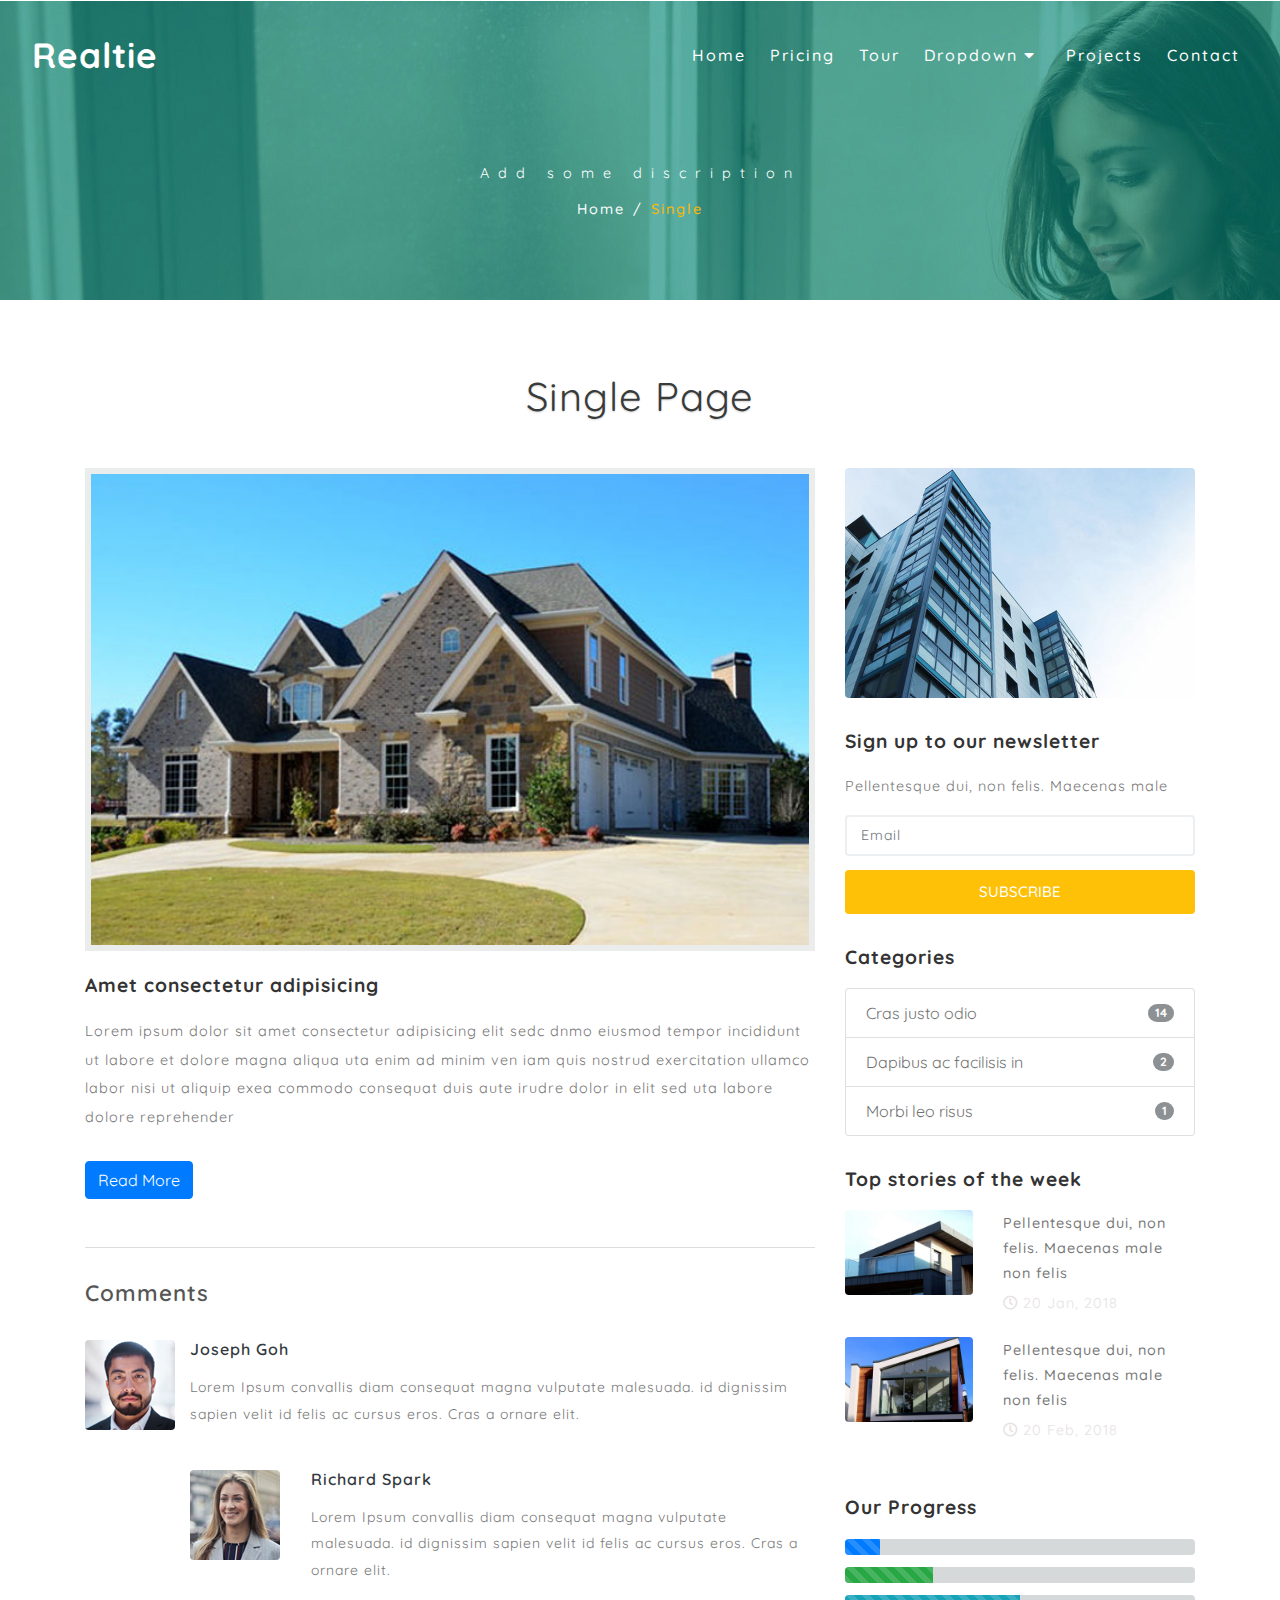
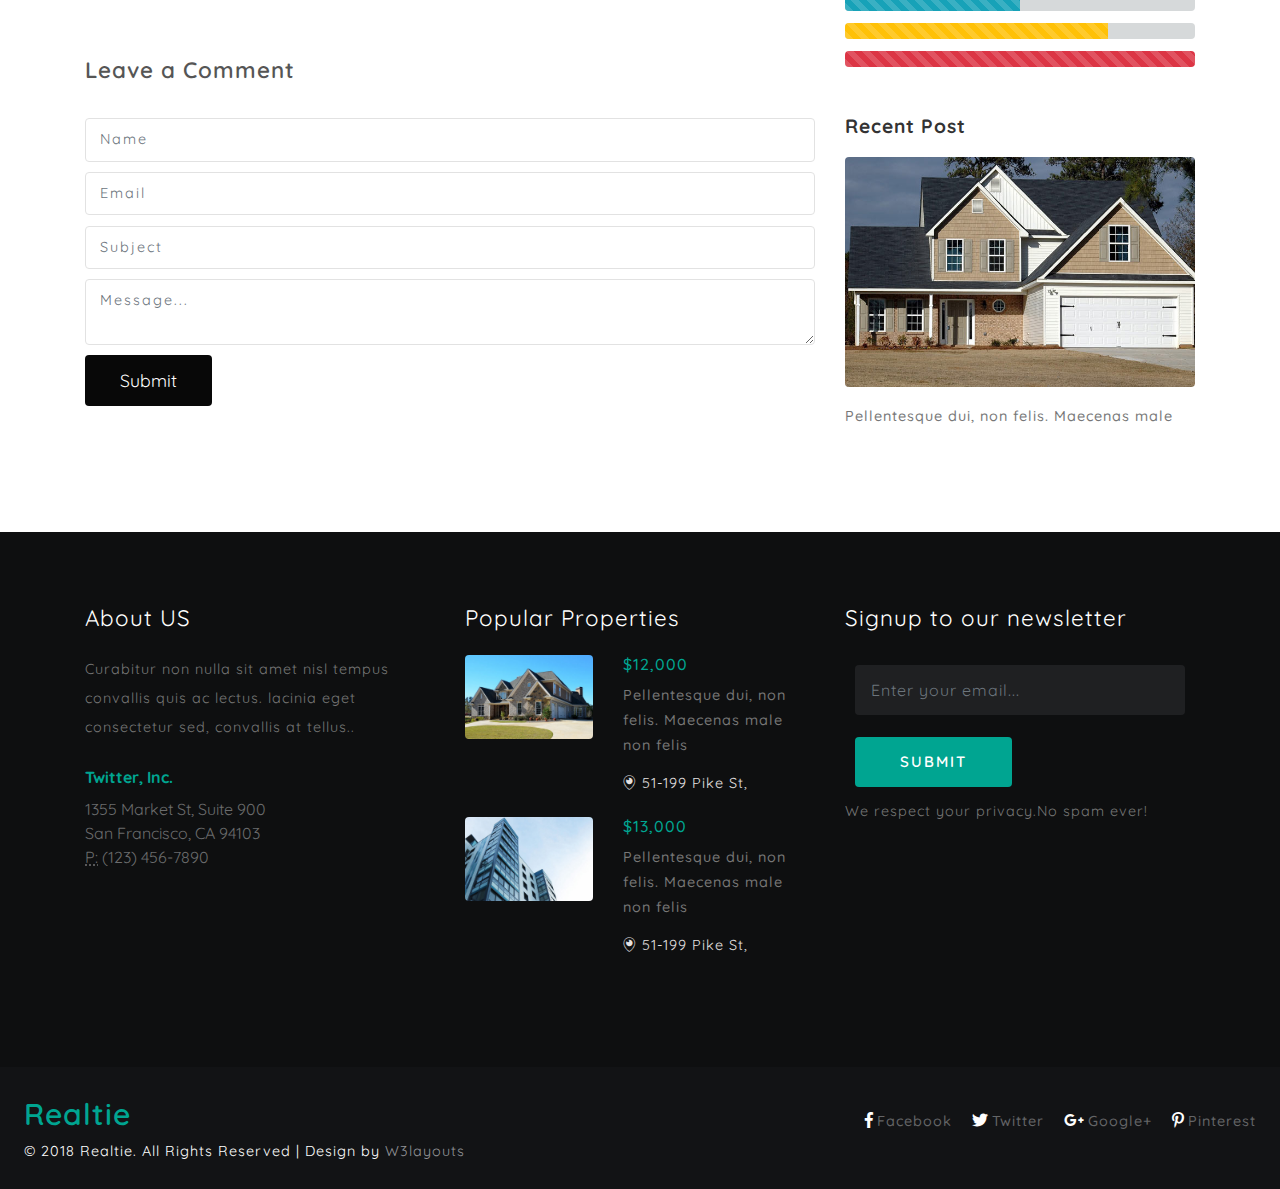
<file: Source/single.html>
<!--
	Author: W3layouts
	Author URL: http://w3layouts.com
	License: Creative Commons Attribution 3.0 Unported
	License URL: http://creativecommons.org/licenses/by/3.0/
-->

<!DOCTYPE html>
<html lang="zxx">

<head>
	<title>Realtie Real estate Category Bootstrap responsive Web Template | Home :: w3layouts</title>
	<meta name="viewport" content="width=device-width, initial-scale=1">
	<meta charset="utf-8">
	<meta name="keywords" content="Realtie a Responsive web template, Bootstrap Web Templates, Flat Web Templates, Android Compatible web template, 
Smartphone Compatible web template, free webdesigns for Nokia, Samsung, LG, SonyEricsson, Motorola web design" />
	<script>
		addEventListener("load", function () {
			setTimeout(hideURLbar, 0);
		}, false);

		function hideURLbar() {
			window.scrollTo(0, 1);
		}
	</script>
	<link href="css/bootstrap.css" rel='stylesheet' type='text/css' />
	<link rel="stylesheet" href="css/single.css" type="text/css" media="screen" property="" />
	<link href="css/style.css" rel='stylesheet' type='text/css' />
	<link href="css/fontawesome-all.css" rel="stylesheet">
	<link href="//fonts.googleapis.com/css?family=Quicksand:300,400,500,700" rel="stylesheet">
</head>


<body>
	<!--/banner-w3layouts-sec-->
	<div class="banner-w3layouts two">
		<header>
			<nav class="navbar navbar-expand-lg navbar-light bg-light">
				<a class="navbar-brand" href="index.html">Realtie</a>
				<button class="navbar-toggler" type="button" data-toggle="collapse" data-target="#navbarSupportedContent" aria-controls="navbarSupportedContent"
				    aria-expanded="false" aria-label="Toggle navigation">
					<span class="navbar-toggler-icon">
						<i class="fas fa-bars"></i>
					</span>
				</button>

				<div class="collapse navbar-collapse" id="navbarSupportedContent">
					<ul class="navbar-nav ml-auto">
						<li class="nav-item">
							<a class="nav-link" href="index.html">Home
								<span class="sr-only">(current)</span>
							</a>
						</li>
						<li class="nav-item ml-xl-2">
							<a class="nav-link" href="pricing.html">Pricing</a>
						</li>
						<li class="nav-item ml-xl-2">
							<a class="nav-link" href="404.html">Tour</a>
						</li>
						<li class="nav-item dropdown ml-xl-2">
							<a class="nav-link dropdown-toggle" href="#" id="navbarDropdown" role="button" data-toggle="dropdown" aria-haspopup="true"
							    aria-expanded="false">
								Dropdown
								<i class="fas fa-caret-down"></i>
							</a>
							<div class="dropdown-menu" aria-labelledby="navbarDropdown">
							   <a class="dropdown-item" href="register.html">Register</a>
								<div class="dropdown-divider"></div>
								<a class="dropdown-item" href="news.html">News</a>
								<div class="dropdown-divider"></div>
								<a class="dropdown-item" href="customer.html">Customers</a>
							</div>
						</li>
						<li class="nav-item ml-xl-2">
							<a class="nav-link" href="projects.html">Projects</a>
						</li>
						<li class="nav-item ml-xl-2">
							<a class="nav-link" href="contact.html">Contact</a>
						</li>
					</ul>
					<!-- <form class="form-inline my-2 my-lg-0">
                      <input class="form-control mr-sm-2" type="search" placeholder="Search" aria-label="Search">
                      <button class="btn btn-outline-success my-2 my-sm-0" type="submit">Search</button>
                    </form> -->
				</div>
			</nav>
		</header>
		<!--banner-w3layouts-->
		<div class="banner-w3layouts-info two">
			<!--/search_form -->
			<div id="banner-w3layouts-info" class="search_top text-center">
				<p>Add some discription</p>
				<ol class="breadcrumb justify-content-center">
					<li class="breadcrumb-item">
						<a href="index.html">Home</a>
					</li>
					<li class="breadcrumb-item active">Single</li>
				</ol>
			</div>
			<!--//banner-w3layouts-info -->
		</div>
		<!--//banner-w3layouts-->
	</div>
	<!--/main-->
	<!--//banner-w3layouts-->
	<section class="banner-w3layouts-bottom py-lg-5 py-3">
		<div class="container py-lg-4 py-3">
			<h3 class="tittle text-center mx-auto mb-lg-5 mb-3 ">Single Page</h3>
			<div class="row">
				<!--left-->
				<div class="col-lg-8 left-blog-info text-left">
					<div class="blog-grid-top">
						<div class="b-grid-top">
							<div class="blog_info_left_grid">
								<a href="single.html">
									<img src="images/g1.jpg" class="img-fluid" alt="">
								</a>
							</div>
						</div>

						<h3>
							<a href="single.html">Amet consectetur adipisicing </a>
						</h3>
						<p>Lorem ipsum dolor sit amet consectetur adipisicing elit sedc dnmo eiusmod tempor incididunt ut labore et dolore magna
							aliqua uta enim ad minim ven iam quis nostrud exercitation ullamco labor nisi ut aliquip exea commodo consequat duis
							aute irudre dolor in elit sed uta labore dolore reprehender</p>
						<a href="single.html" class="btn btn-primary read-m">Read More</a>
					</div>

					<div class="comment-top">
						<h4>Comments</h4>
						<div class="media">
							<img src="images/t1.jpg" alt="" class="img-fluid rounded" />
							<div class="media-body">
								<h5 class="mt-0">Joseph Goh</h5>
								<p>Lorem Ipsum convallis diam consequat magna vulputate malesuada. id dignissim sapien velit id felis ac cursus eros.
									Cras a ornare elit.</p>

								<div class="media mt-3">
									<a class="d-flex pr-3" href="#">
										<img src="images/t2.jpg" alt="" class="img-fluid rounded" />
									</a>
									<div class="media-body">
										<h5 class="mt-0">Richard Spark</h5>
										<p>Lorem Ipsum convallis diam consequat magna vulputate malesuada. id dignissim sapien velit id felis ac cursus eros.
											Cras a ornare elit.</p>
									</div>
								</div>
							</div>
						</div>
					</div>
					<div class="comment-top">
						<h4>Leave a Comment</h4>
						<div class="comment-bottom">
							<form action="#" method="post">
								<input class="form-control" type="text" name="Name" placeholder="Name" required="">
								<input class="form-control" type="email" name="Email" placeholder="Email" required="">

								<input class="form-control" type="text" name="Subject" placeholder="Subject" required="">

								<textarea class="form-control" name="Message" placeholder="Message..." required=""></textarea>
								<button type="submit" class="btn btn-primary submit">Submit</button>
							</form>
						</div>
					</div>
				</div>

				<!--//left-->
				<!--right-->
				<aside class="col-lg-4 right-blog-con text-right">
					<div class="right-blog-info text-left">
						<div class="tech-btm">
							<img src="images/g5.jpg" class="img-fluid rounded" alt="">
						</div>
						<div class="tech-btm">
							<h4>Sign up to our newsletter</h4>
							<p>Pellentesque dui, non felis. Maecenas male </p>
							<form action="#" method="post">
								<input class="form-control" type="email" placeholder="Email" required="">
								<input class="form-control" type="submit" value="Subscribe">
							</form>

						</div>
						<div class="tech-btm">
							<h4>Categories</h4>
							<ul class="list-group single">
									<li class="list-group-item d-flex justify-content-between align-items-center">
									  Cras justo odio
									  <span class="badge badge-primary badge-pill">14</span>
									</li>
									<li class="list-group-item d-flex justify-content-between align-items-center">
									  Dapibus ac facilisis in
									  <span class="badge badge-primary badge-pill">2</span>
									</li>
									<li class="list-group-item d-flex justify-content-between align-items-center">
									  Morbi leo risus
									  <span class="badge badge-primary badge-pill">1</span>
									</li>
								  </ul>
						</div>
						<div class="tech-btm">
							<h4>Top stories of the week</h4>

							<div class="blog-grids row mb-3">
								<div class="col-md-5 blog-grid-left">
									<a href="single.html">
										<img src="images/g3.jpg" class="img-fluid rounded" alt="">
									</a>
								</div>
								<div class="col-md-7 blog-grid-right">

									<h5>
										<a href="single.html">Pellentesque dui, non felis. Maecenas male non felis </a>
									</h5>
									<div class="sub-meta">
										<span>
											<i class="far fa-clock"></i> 20 Jan, 2018</span>
									</div>
								</div>

							</div>
							<div class="blog-grids row mb-3">
								<div class="col-md-5 blog-grid-left">
									<a href="single.html">
										<img src="images/g6.jpg" class="img-fluid rounded" alt="">
									</a>
								</div>
								<div class="col-md-7 blog-grid-right">
									<h5>
										<a href="single.html">Pellentesque dui, non felis. Maecenas male non felis </a>
									</h5>
									<div class="sub-meta">
										<span>
											<i class="far fa-clock"></i> 20 Feb, 2018</span>
									</div>
								</div>

							</div>
						</div>
						<div class="single-gd my-5 tech-btm">
							<h4>Our Progress</h4>
							<div class="progress">
								<div class="progress-bar progress-bar-striped" role="progressbar" style="width: 10%" aria-valuenow="10" aria-valuemin="0"
								    aria-valuemax="100"></div>
							</div>
							<div class="progress">
								<div class="progress-bar progress-bar-striped bg-success" role="progressbar" style="width: 25%" aria-valuenow="25" aria-valuemin="0"
								    aria-valuemax="100"></div>
							</div>
							<div class="progress">
								<div class="progress-bar progress-bar-striped bg-info" role="progressbar" style="width: 50%" aria-valuenow="50" aria-valuemin="0"
								    aria-valuemax="100"></div>
							</div>
							<div class="progress">
								<div class="progress-bar progress-bar-striped bg-warning" role="progressbar" style="width: 75%" aria-valuenow="75" aria-valuemin="0"
								    aria-valuemax="100"></div>
							</div>
							<div class="progress">
								<div class="progress-bar progress-bar-striped bg-danger" role="progressbar" style="width: 100%" aria-valuenow="100" aria-valuemin="0"
								    aria-valuemax="100"></div>
							</div>
						</div>
						<div class="single-gd tech-btm">
							<h4>Recent Post</h4>
							<div class="blog-grids">
								<div class="blog-grid-left">
									<a href="single.html">
										<img src="images/g2.jpg" class="img-fluid rounded" alt="">
									</a>
								</div>
								<div class="blog-grid-right">

									<h5>
										<a href="single.html">Pellentesque dui, non felis. Maecenas male</a>
									</h5>
								</div>
								<div class="clearfix"> </div>
							</div>
						</div>
					</div>

				</aside>
				<!--//right-->
			</div>
		</div>
	</section>
	<!--//main-->
	<!--footer-->
	<footer>
		<div class="footer-sec-w3-agileits py-lg-5 py-3">
			<div class="container py-lg-4 py-3">
				<div class="row">
					<div class="col-lg-4 footer-grid-wthree text-left">
						<h3>About US</h3>
						<p>Curabitur non nulla sit amet nisl tempus convallis quis ac lectus. lacinia eget consectetur sed, convallis at tellus..</p>
						<address class="ad-info mt-3">
							<strong>Twitter, Inc.</strong>
							<br> 1355 Market St, Suite 900
							<br> San Francisco, CA 94103
							<br>
							<abbr title="Phone">P:</abbr> (123) 456-7890
						</address>
					</div>
					<div class="col-lg-4 footer-grid-wthree text-left">

						<div class="tech-btm">
							<h3>Popular Properties </h3>
							<div class="blog-grids row mb-3">
								<div class="col-md-5 blog-grid-left">
									<a href="single.html">
										<img src="images/g1.jpg" class="img-fluid rounded" alt="">
									</a>
								</div>
								<div class="col-md-7 blog-grid-right">
									<h6 class="price mb-2">$12,000</h6>
									<h5>
										<a href="single.html">Pellentesque dui, non felis. Maecenas male non felis </a>
									</h5>
									<div class="sub-meta mt-2">
										<span>
											<i class="fab fa-periscope"></i> 51-199 Pike St,</span>
									</div>
								</div>

							</div>
							<div class="blog-grids row mt-2">
								<div class="col-md-5 blog-grid-left">
									<a href="single.html">
										<img src="images/g5.jpg" class="img-fluid rounded" alt="">
									</a>
								</div>
								<div class="col-md-7 blog-grid-right">
									<h6 class="price mb-2">$13,000</h6>
									<h5>
										<a href="single.html">Pellentesque dui, non felis. Maecenas male non felis </a>
									</h5>
									<div class="sub-meta mt-2">
										<span>
											<i class="fab fa-periscope"></i> 51-199 Pike St,</span>
									</div>
								</div>

							</div>
						</div>
					</div>
					<!-- subscribe -->
					<div class="col-lg-4 subscribe-main footer-grid-wthree text-left">
						<h2>Signup to our newsletter</h2>
						<div class="subscribe-main text-left">
							<div class="subscribe-form">
								<form action="#" method="post" class="subscribe_form">
									<input class="form-control" type="email" placeholder="Enter your email..." required="">
									<button type="submit" class="btn btn-primary submit">Submit</button>
								</form>
								<div class="clearfix"> </div>
							</div>
							<p>We respect your privacy.No spam ever!</p>
						</div>
						<!-- //subscribe -->
					</div>
				</div>
				<!-- //footer -->
			</div>
		</div>
		<!-- footer -->
		<div class="footer-cpy p-lg-4 p-md-3 p-3 container-fluid">
			<div class="row">
				<div class="col-lg-6 copyrightbottom text-left">
					<h3>
						<a class="navbar-brand" href="index.html">Realtie</a>
					</h3>
					<p>© 2018 Realtie. All Rights Reserved | Design by
						<a href="http://w3layouts.com/">W3layouts</a>
					</p>

				</div>
				<div class="col-lg-6 copyrighttop mt-3 text-right">
					<ul>
						<li class="mx-3">
							<a class="facebook" href="#">
								<i class="fab fa-facebook-f"></i>
								<span>Facebook</span>
							</a>
						</li>
						<li>
							<a class="facebook" href="#">
								<i class="fab fa-twitter"></i>
								<span>Twitter</span>
							</a>
						</li>
						<li class="mx-3">
							<a class="facebook" href="#">
								<i class="fab fa-google-plus-g"></i>
								<span>Google+</span>
							</a>
						</li>
						<li>
							<a class="facebook" href="#">
								<i class="fab fa-pinterest-p"></i>
								<span>Pinterest</span>
							</a>
						</li>
					</ul>
				</div>
			</div>
		</div>
	</footer>
	<!---->

	<!-- /.footer -->
	<script src="js/jquery-2.2.3.min.js"></script>
	<!-- carousel -->
	<script src="js/owl.carousel.js"></script>
	<script>
		$(document).ready(function () {
			$('.owl-carousel').owlCarousel({
				loop: true,
				margin: 10,
				responsiveClass: true,
				responsive: {
					0: {
						items: 1,
						nav: true
					},
					600: {
						items: 2,
						nav: false
					},
					900: {
						items: 3,
						nav: false
					},
					1000: {
						items: 4,
						nav: true,
						loop: false,
						margin: 20
					}
				}
			})
		})
	</script>
	<!-- //carousel -->
	<!-- stats -->
	<script src="js/jquery.waypoints.min.js"></script>
	<script src="js/jquery.countup.js"></script>
	<script>
		$('.counter').countUp();
	</script>
	<!-- //stats -->
	<!-- flexSlider -->
	<script defer src="js/jquery.flexslider.js"></script>
	<script>
		$(window).load(function () {
			$('.flexslider').flexslider({
				animation: "slide",
				start: function (slider) {
					$('body').removeClass('loading');
				}
			});
		});
	</script>
	<!-- //flexSlider -->
	<!-- start-smooth-scrolling -->
	<script src="js/move-top.js"></script>
	<script src="js/easing.js"></script>
	<script>
		jQuery(document).ready(function ($) {
			$(".scroll").click(function (event) {
				event.preventDefault();

				$('html,body').animate({
					scrollTop: $(this.hash).offset().top
				}, 1000);
			});
		});
	</script>
	<!-- //end-smooth-scrolling -->
	<!-- dropdown nav -->
	<script>
		$(document).ready(function () {
			$(".dropdown").hover(
				function () {
					$('.dropdown-menu', this).stop(true, true).slideDown("fast");
					$(this).toggleClass('open');
				},
				function () {
					$('.dropdown-menu', this).stop(true, true).slideUp("fast");
					$(this).toggleClass('open');
				}
			);
		});
	</script>
	<!-- //dropdown nav -->
	<!-- smooth-scrolling-of-move-up -->
	<script>
		$(document).ready(function () {
			/*
			var defaults = {
			    containerID: 'toTop', // fading element id
			    containerHoverID: 'toTopHover', // fading element hover id
			    scrollSpeed: 1200,
			    easingType: 'linear' 
			};
			*/

			$().UItoTop({
				easingType: 'easeOutQuart'
			});

		});
	</script>
	<!-- //smooth-scrolling-of-move-up -->
	<script src="js/bootstrap.js"></script>
	<!-- js file -->
</body>

</html>
</file>
<file: Source/css/contact.css>
body a {
	text-decoration: none;
	transition: 0.5s all;
	-webkit-transition: 0.5s all;
	-moz-transition: 0.5s all;
	-o-transition: 0.5s all;
	-ms-transition: 0.5s all;
}

/*--/contact--*/
.contact_grid_right{
	padding-top:4em;
}
.address-grid i {
    font-size: 1.7em;
    color: #ffb900;
}
.contact_grid_right {
    width: 100%;
}
p.sub {
    text-transform: uppercase;
    letter-spacing: 5px;
    font-size: 0.8em;
}
.contact_left_grid label {
    color: #313233;
    text-transform: uppercase;
    letter-spacing: 2px;
    font-size: 0.85em;
    font-weight: 500;
}
.contact_grid_right input[type="text"],
.contact_grid_right input[type="email"],
.contact_grid_right textarea {
    outline: none;
    padding: 15px 15px;
    font-size: 14px;
    color: #777;
    background: #f7f7f7;
    width: 100%;
    letter-spacing: 1px;
	border: 1px solid #ebeeef;
}
.contact_grid_right textarea {
    min-height: 150px;
    margin: 1em 0em;
    resize: none;
}

.contact_grid_right input[type="submit"] {
	outline: none;
    padding: 20px 0;
    font-size: 14px;
    color: #fff;
    background: #0e0f10;
    border: none;
    letter-spacing: 2px;
    text-transform: uppercase;
    -webkit-transition: 0.5s all;
    -moz-transition: 0.5s all;
    -o-transition: 0.5s all;
    -ms-transition: 0.5s all;
    transition: 0.5s all;
	font-weight:600;
	cursor: pointer;
}

.contact_grid_right input[type="submit"]:hover {
    background: #00a591;
}

.contact-left h4 {
    color: #444;
    font-size: 1em;
    margin-bottom: .5em;
    letter-spacing: 1px;
    font-weight: 700;
}

.contact-left p {
    font-size: 1em;
    letter-spacing: 1px;
}

.contact-text a {
    color: #888;
}

.contact-text a:hover {
    color: #fb383b;
}

.contact_grid_right h6,
.contact-left h6 {
    font-size: 1.2em;
    color: #292b2c;
    margin-bottom: 1.5em;
    letter-spacing: 1px;
    font-weight: 400;
}
.contact-map {
    width: 100%;
}

.contact-map iframe {
    width: 100%;
    height: 350px;
    border: 10px solid #ebeeef;
}
.ad-inf-sec {
	padding:4em 0;
}
.address-right a {
    color: #083940;
}
.address-right p {
    color: #2a8490;
}
.address-info {
    background: #f7f7f7;
    border: 1px solid #ebeeef;
    padding: 3em 1em;
}
/*-- //contact--*/

/*--responsive--*/

@media(max-width:1080px) {
	.input {
		max-width: 309px;
		width: calc(100% - 0em);
		vertical-align: top;
		float: left;
	}
}

@media(max-width:991px) {
	.contact_grids_info {
		padding: 0;
		margin-top: 1em;
	}
	.input {
		max-width: 100%;
	}
	.map iframe {
		width: 100%;
		min-height: 303px;
    }
    .address-grid:nth-child(2) {
        margin: 1.5em 0;
    }
    .address.row {
        margin: 0;
    }
}
@media(max-width:767px) {
    .address-right.text-left {
        text-align: center!important;
        margin-top: 1em;
    }
}
@media(max-width:640px) {
	.mail_form input[type="submit"] {
		width: 40%;
	}
	.mail_form textarea {
		padding: .9em 0.9em;
		margin: 1.3em 0;
		min-height: 140px;
    }
    .contact-map iframe {
        width: 100%;
        height: 250px;
    }
  
}

@media(max-width:600px) {
	.map iframe {
		width: 100%;
		min-height: 250px;
    }
    .contact_grid_right {
        padding-top:3em;
    }
}

@media(max-width:440px) {
    .contact_grid_right {
        padding-top:2em;
    }
}

/*--//responsive--*/
</file>
<file: Source/css/style.css>
/*--
Author: W3layouts
Author URL: http://w3layouts.com
License: Creative Commons Attribution 3.0 Unported
License URL: http://creativecommons.org/licenses/by/3.0/
--*/


html,
body {
	margin: 0;
	font-size: 100%;
	font-family: 'Quicksand', sans-serif;
	background: #fff;
}

body a {
	text-decoration: none;
	transition: 0.5s all;
	-webkit-transition: 0.5s all;
	-moz-transition: 0.5s all;
	-o-transition: 0.5s all;
	-ms-transition: 0.5s all;
	font-family: 'Quicksand', sans-serif;
}

a:hover {
	text-decoration: none;
}

input[type="button"],
input[type="submit"],
input[type="text"],
input[type="email"],
input[type="search"] {
	transition: 0.5s all;
	-webkit-transition: 0.5s all;
	-moz-transition: 0.5s all;
	-o-transition: 0.5s all;
	-ms-transition: 0.5s all;
	font-family: 'Quicksand', sans-serif;
}

h1,
h2,
h3,
h4,
h5,
h6 {
	margin: 0;
	font-family: 'Quicksand', sans-serif;
	letter-spacing: 1px;
}

p {
	margin: 0;
	font-size: 0.9em;
	color: #777777;
	line-height: 2em;
	letter-spacing: 1px;
}

ul {
	margin: 0;
	padding: 0;
}

/*--/header --*/

.banner-w3layouts {
	background: url(../images/banner1.jpg) no-repeat 0px 0px;
	background-size: cover;
	min-height: 700px;
	background-attachment: fixed;
}

/* navbar */

.bg-light {
	background-color: transparent !important;
}

.dropdown-item {
	font-size: 0.875em;
	color: #666d73;
}

.navbar-light .navbar-nav .nav-link {
	color: #ffffff;
	font-size: 1em;
	letter-spacing: 2px;
	transition: 0.5s all;
	-webkit-transition: 0.5s all;
	-o-transition: 0.5s all;
	-ms-transition: 0.5s all;
	-moz-transition: 0.5s all;
	font-weight: 500;
}

.navbar-light .navbar-brand {
	color: #ffffff;
	font-size: 35px;
	letter-spacing: 1px;
	font-weight: 700;
}

.navbar-light .navbar-nav .show>.nav-link,
.navbar-light .navbar-nav .active>.nav-link,
.navbar-light .navbar-nav .nav-link.show,
.navbar-light .navbar-nav .nav-link.active {
	color: #ffb900;
	transition: 0.5s all;
	-webkit-transition: 0.5s all;
	-o-transition: 0.5s all;
	-ms-transition: 0.5s all;
	-moz-transition: 0.5s all;
}

.navbar-light .navbar-nav .nav-link:hover,
.navbar-light .navbar-nav .nav-link:focus {
	color: #ffb900;
	transition: 0.5s all;
	-webkit-transition: 0.5s all;
	-o-transition: 0.5s all;
	-ms-transition: 0.5s all;
	-moz-transition: 0.5s all;
}

.dropdown-toggle::after {
	margin-left: 0;
	border: none;
}

.navbar-light .navbar-brand:hover,
.navbar-light .navbar-brand:focus {
	color: #ffffff;
}

.navbar {
	padding: 1.5em 3em;
}

/* navbar */

.serve-grid i {
	font-size: 2em;
	color: #00a591;
}

.serve-grid h4 {
	color: #212020;
	font-size: 20px;
	letter-spacing: 2px;
}

.serve-grid p {
	color: #7d7d7d;
	font-size: 15px;
	line-height: 1.9;
}

/*--banner-w3layouts-info--*/

/*-- /search --*/

.banner-w3layouts-info {
	margin-top: 11em;
}

#search_form form {
	margin: 2em auto 0;
	width: 57%;
}

.banf {
	padding-left: 5px;
	padding-right: 5px;
}

#search_form h3 {
	color: #fff;
	font-size: 2.5em;
	text-shadow: 0 1px 2px rgba(0, 0, 0, .6);
	letter-spacing: 1px;
	font-weight: 600;
}

.banner-w3layouts-info p {
	color: #fff;
	letter-spacing: 9px;
	margin-top: 10px;
}

.search_top input[type="text"],
.search_top input[type="submit"] {
	color: #777;
	background: #fff;
	outline: none;
	font-size: 0.91em;
	padding: 1em 1em;
	border: none;
	-webkit-appearance: none;
	display: inline-block;
	letter-spacing: 1px;
}

.search_top select#country12,.search_top select#country13 {
	font-weight: normal;
	border: none;
	outline: none;
	color: #777;
	background: #fff;
	outline: none;
	font-size: 0.91em;
	padding: 1em 1em;
	border: none;
	letter-spacing: 1px;
	margin-right: 2px;
	height: 50px;
}

.search_top input[type="submit"] {
	background: #ffb900;
	color: #fff;
	font-weight: 700;
	font-size: 1.2em;
	padding: 0.58em 1em;
	width: 100%;
	cursor: pointer;
}

.search_top input[type="submit"]:hover {
	background: #121312;
}

/*-- //search --*/

/* -- banner-w3layouts-bottom --*/

h3.tittle {
	font-size: 2.5em;
	color: #393a3a;
	text-shadow: 0 1px 2px rgba(0, 0, 0, 0.18);
	font-weight: 400;
}

h3.tittle.ser {
	font-size: 2em;
	width: 70%;
}

.gd-box-info {
	background: #f7f7f7;
}

.gd-box-info h4 {
	font-size: 1.3em;
	margin: 0.2em 0;
}

.gd-box-info i {
	font-size: 2em;
	margin: 0.2em 0;
	color: #ffb900;
}

/* -- //banner-w3layouts-bottom --*/

/* -- about --*/

.about-info {
	background-color: #f5f7f7;
	padding: 6%;
}

/* Gibson Buttons */

a.animated-button:link,
a.animated-button:visited {
	position: relative;
	padding: 12px 35px;
	color: #777;
	font-size: 13px;
	text-align: center;
	text-decoration: none;
	text-transform: uppercase;
	overflow: hidden;
	letter-spacing: .08em;
	border-radius: 0;
	z-index: 9;
	text-shadow: 0 0 1px rgba(0, 0, 0, 0.2), 0 1px 0 rgba(0, 0, 0, 0.2);
	-webkit-transition: all 1s ease;
	-moz-transition: all 1s ease;
	-o-transition: all 1s ease;
	transition: all 1s ease;
}

a.animated-button:link:after,
a.animated-button:visited:after {
	content: "";
	position: absolute;
	height: 0%;
	left: 50%;
	top: 50%;
	width: 150%;
	z-index: -1;
	-webkit-transition: all 0.75s ease 0s;
	-moz-transition: all 0.75s ease 0s;
	-o-transition: all 0.75s ease 0s;
	transition: all 0.75s ease 0s;
}

a.animated-button:link:hover,
a.animated-button:visited:hover {
	color: #333;
	text-shadow: none;
}

a.animated-button:link:hover:after,
a.animated-button:visited:hover:after {
	height: 450%;
}

a.animated-button.gibson-three {
	border: 2px solid #00a591;
	color: #333;
}

a.animated-button.gibson-three:after {
	opacity: 0;
	background-image: -webkit-linear-gradient( transparent 50%, rgba(101, 179, 122, 0.2) 50%);
	background-image: -moz-linear-gradient(transparent 50%, rgba(101, 179, 122, 0.2) 50%);
	background-size: 10px 10px;
	-moz-transform: translateX(-50%) translateY(-50%) rotate(90deg);
	-ms-transform: translateX(-50%) translateY(-50%) rotate(90deg);
	-webkit-transform: translateX(-50%) translateY(-50%) rotate(90deg);
	transform: translateX(-50%) translateY(-50%) rotate(90deg);
}

a.animated-button.gibson-three:hover:after {
	height: 600% !important;
	opacity: 1;
	color: #00a591;
}

/* -- /about --*/

/*--/tabs --*/

ul#pills-tab {
	margin-left: 1em;
}

.nav-pills .nav-link {
	padding: 0.5em 1.5em;
	letter-spacing: 1px;
	color: #383737;
	background: #e5e8e8;
}

.nav-pills .nav-link.active,
.nav-pills .show>.nav-link {
	color: #fff;
	background: #00a591;
}

.tech-btm h5 {
	font-size: 0.9em;
	line-height: 1.4em;
	font-weight: 500;
}

.menu-img-info h5 {
	font-size: 1.8em;
	color: #7b7d80;
	text-shadow: 0 1px 2px rgba(0, 0, 0, 0.37);
	line-height: 1.4em;
}

p.sub-meta {
	color: #1cbbb4;
	font-size: 1.2em;
	font-weight: 600;
}

.text-info-sec p {
	color: #8c9398;
}

.text-info-sec h5 {
	font-size: 1.1em;
	color: #313131;
	text-shadow: 0 1px 2px rgba(18, 18, 19, 0.13);
	font-weight: 500;
}

.text-info-sec i {
	color: #00a591;
}

h5.card-title span {
		color: #ffc107;
		font-size: 0.9em;
		font-weight: 500;
}
ul.property-box li {
	list-style: none;
	display: inline;
	font-size: 0.8em;
	letter-spacing: 1px;
	color: #888;
}

.text-info-sec p.card-text {
	margin: 8px 0;
}

ul.property-box {
	border-top: 1px solid #ddd;
	padding: 1em 0;
}

.text-info-sec .card-body {
	position: relative;
}

.label-inner {
	position: absolute;
	top: 8%;
	right: 8%;
}

.label-inner span.status {
	display: inline-block;
	color: #fff;
	border-radius: 2px;
	font-size: 9px;
	padding: 4px 8px;
	text-transform: uppercase;
	margin-bottom: 0;
	line-height: 15px;
	vertical-align: top;
	background: #101215;
	font-weight: 500;
	letter-spacing: 1px;
}

section#plats {
	background-color: #f5f7f7;
}

/*--//tabs--*/

/*-- stats --*/

.stats_info p {
	font-size: 50px;
	letter-spacing: 1px;
	color: #000000;
	line-height: 2;
}
.stats_info h4 {
    font-size: 16px;
	color: #efefef;
	margin: 0;
	letter-spacing: 1px;
}
.stats_info i {
	font-size: 3em;
	color: #eee;
	margin: 0;
}
.stats_bottom_grid_left img {
	margin: 0 auto;
}

.stats_info.counter_grid {
	background: #00bce4;
}

.stats_info.counter_grid1 {
	background: #7d3f98;
}

.stats_info.counter_grid2 {
	background: #f47721;
}

.stats_info.counter_grid3 {
	background: #d20962;
}

.stats_info {
	text-align: center;
	padding: 0;
	border-top: none;
	border-bottom: none;
}

.stats_info:nth-child(3) {
	border-right: 0px;
}

.stats_info:nth-child(2) {
	border-left: 0px;
	border-right: 0px;
}

/*-- //stats --*/

p.card-text {
	margin: 20px 0 0;
	font-size: 14px;
	line-height: 2;
}

a.btn.more {
	outline: none;
	text-transform: uppercase;
	font-size: 13px;
	letter-spacing: 1px;
	color: red;
}

.modal-body p {
	color: #212121;
	font-size: 14px;
	letter-spacing: 0.5px;
	line-height: 2;
}

/* ---- */

/*--team-- */

.team-grid {
	width: 100%;
	cursor: pointer;
	overflow: hidden;
	position: relative;
	margin-bottom: 2em;
}

.team-img {
	position: relative;
}

.team-img:after {
	bottom: 0;
	left: 0;
	width: 100%;
	height: 50%;
	content: " ";
	position: absolute;
	background: rgba(0, 0, 0, 0);
	transition-duration: 300ms;
	transition-property: all;
	transition-timing-function: cubic-bezier(0.7, 1, 0.7, 1);
}

.team-img img {
	display: block;
	margin: 0 auto;
	text-align: center;
}

.team-info {
	left: auto;
	bottom: 0;
	width: 100%;
	padding: 0 20px;
	position: absolute;
	opacity: 0;
	color: #fff;
	-webkit-transform: translate3d(0, 10%, 0);
	transform: translate3d(0, 10%, 0);
	-webkit-transition: opacity 0.3s;
	-moz-transition: opacity 0.3s;
	-ms-transition: opacity 0.3s;
	-o-transition: opacity 0.3s;
	transition: opacity 0.3s;
}

.team-info h4 {
	font-size: 22px;
	font-weight: 600;
	margin: 0 0 10px;
	color: #fff;
}

.team-info span {
	display: block;
	font-size: 0.9em;
	color: #fff;
	letter-spacing: 2px;
}

.team-grid:hover .team-img:after {
	background: #00a591;
	transition-duration: 300ms;
	transition-property: all;
	transition-timing-function: cubic-bezier(0.7, 1, 0.7, 1);
}

.team-grid:hover .team-info {
	-webkit-transform: translate3d(0, -5%, 0);
	transform: translate3d(0, -5%, 0);
	-webkit-transform: translate3d(0, -10%, 0);
	transform: translate3d(0, -10%, 0);
}

.team-grid:hover .team-info {
	opacity: 1;
	-webkit-transition: all 0.4s;
	-moz-transition: all 0.4s;
	-ms-transition: all 0.4s;
	-o-transition: all 0.4s;
	transition: all 0.4s;
}

ul.social-icons li {
	list-style-type: none;
}

ul.social-icons li a i {
	color: #fff;
	-webkit-transition: all 0.4s;
	-moz-transition: all 0.4s;
	-ms-transition: all 0.4s;
	-o-transition: all 0.4s;
	transition: all 0.4s;
	border: 1px solid #eee;
	width: 35px;
	height: 35px;
	line-height: 35px;
	font-size: 12px;
}

ul.social-icons li a i.fab.fa-facebook-f:hover {
	background: #3b5998;
	border: 1px solid #3b5998;
	-webkit-transition: all 0.4s;
	-moz-transition: all 0.4s;
	-ms-transition: all 0.4s;
	-o-transition: all 0.4s;
	transition: all 0.4s;
}

ul.social-icons li a i.fab.fa-twitter:hover {
	background: #1da1f2;
	border: 1px solid #1da1f2;
	-webkit-transition: all 0.4s;
	-moz-transition: all 0.4s;
	-ms-transition: all 0.4s;
	-o-transition: all 0.4s;
	transition: all 0.4s;
}

ul.social-icons li a i.fab.fa-google-plus-g:hover {
	background: #dd4b39;
	border: 1px solid #dd4b39;
	-webkit-transition: all 0.4s;
	-moz-transition: all 0.4s;
	-ms-transition: all 0.4s;
	-o-transition: all 0.4s;
	transition: all 0.4s;
}

/*--// team --*/

section.middle {
	background: url(../images/contact.jpg) no-repeat 0px 0px;
	background-size: cover;
	-webkit-background-size: cover;
	-o-background-size: cover;
	-moz-background-size: cover;
	-ms-background-size: cover;
}

h3.tittle.cen {
	color: #fff;
}

.middle .serve-grid i {
	color: #ffb900;
	font-size: 3em;
}

.middle .serve-grid p {
	color: #eee;
}

.middle .serve-grid h4 {
	color: #00a591;
}

.testimonials_grid {
	text-align: center;
	position: relative;
}

.testimonials_grid img {
	margin: 0 auto;
}

.social_list1 li {
	display: inline-block !important;
}

.test_social_pos li a {
	color: #fff;
	font-size: 0.9em;
	width: 30px;
	height: 30px;
	display: block;
	line-height: 29px;
}

.facebook1 {
	background: #3b5998;
}

.twitter2 {
	background: #1da1f2;
}

.dribble3 {
	background: #ea4c89;
}
.test_social_pos li a:hover{
  opacity:0.7;
}
.testimonials_grid {
	text-align: center;
}

.testimonials_grid h3 {
	margin: 1em 0 0.5em 0;
	color: #333;
	font-size: 1.2em;
}

.testimonials_grid h3 span {
	font-weight: 100;
	font-size: 0.9em;
}

.testimonials_grid label {
	font-size: 0.9em;
	letter-spacing: 1px;
	color: #00a591;
}

.testimonials_grid p {
	width: 70%;
	margin: 1em auto 0;
	line-height: 2em;
	letter-spacing: 1px;
}

.testimonials_grid img {
	border-radius: 50%;
	-webkit-border-radius: 50%;
	-moz-border-radius: 50%;
	-o-border-radius: 50%;
	-ms-border-radius: 50%;
	border: 5px solid hsla(210, 7%, 6%, 0.13);
	margin-bottom: 1em;
}

.testimonials_grid {
	margin: 0 auto;
	width: 85%;
}

/*-- //testimonials --*/
/*--/inner-content--*/
.banner-w3layouts.two {
    background: url(../images/banner1.jpg) no-repeat 0px 0px;
    background-size: cover;
    min-height: 300px;
    background-attachment: fixed;
}
.banner-w3layouts-info.two {
    margin-top: 3em;
}
.breadcrumb {
    list-style: none;
    background: none;
	border-radius:0;
	margin:0;
}
li.breadcrumb-item {
	color:#fff;
    font-size:0.9em;
    letter-spacing: 2px;
    transition: 0.5s all;
    -webkit-transition: 0.5s all;
    -o-transition: 0.5s all;
    -ms-transition: 0.5s all;
    -moz-transition: 0.5s all;
    font-weight: 500;
}
.breadcrumb-item.active {
    color: #ffb900;
}
li.breadcrumb-item a{
	color: #fff;
}
.breadcrumb-item + .breadcrumb-item::before {
    display: inline-block;
    padding-right: 0.5rem;
    padding-left: 0.5rem;
    color: #ffffff;
    content: "/";
}
/*--/Pricing--*/.price-header

.pricing-card-title span {
	font-size: .5em;
	display: inline-block;
	color: #000;
}
.price-header h4 {
    color: #f7f7f7;
    font-size: 1.6em;
    font-weight: 500;
}
.price-header {
    background: #00a591;
    padding: 2em 0;
}
.price-body {
    padding: 1.25rem;
}
.text-muted {
    color: #6c757d !important;
    font-size: 0.5em;
}
.news-gd small.text-muted {
    font-size: 0.85em;
    font-weight: 500;
}
ul.list-unstyled li {
	font-size: 14px;
	letter-spacing: 0.3px;
	color: #7d7d7d;
}
.pricing-section h5.card-title {
	font-size: 2em;
	color: #000;
	font-weight:500;
}
.price-inner {
    background-color: #fff;
    background-clip: border-box;
    border: 1px solid rgba(0, 0, 0, 0.125);
    border-radius: 0.25rem;
}
.btn-outline-primary {
    color: #fff;
    background-color: #0e0f10;
    background-image: none;
    border-color: #0e0f10;
    font-size: 16px;
    letter-spacing: 1px;
}

.card.box-shadow:hover .btn-outline-primary {
    color: #fff;
    background-color: #00a591;
    border-color: #00a591;
}

.card-deck .card{
	padding: 0px;
}
h5.pricing-title {
    font-size: 2em;
    color: #000;
    font-weight:500;
}
/*--//Pricing--*/
/*-- /team--*/
.customer-info h4 {
    font-size: 1.4em;
    color: #4e5052;
    text-shadow: 0 1px 2px rgba(0, 0, 0, 0.37);
    line-height: 1.4em;
}
.customer-info h5 {
	font-size: 1.1em;
	color: #676b6f;
	margin-top: 0.3em;
}
.customer-info h6 {
    font-size: 1em;
    margin: 1em 0;
    color: #00a591;
}

.customer-info ul.social-icons li a i{
	color: #202223;
    -webkit-transition: all 0.4s;
    -moz-transition: all 0.4s;
    -ms-transition: all 0.4s;
    -o-transition: all 0.4s;
    transition: all 0.4s;
	border: 1px solid #202223;
	text-align:center;
}
/*-- //team--*/
/*-- /error --*/
.error {
    margin-bottom: 1em;
}
.error-404 h4 {
	font-size: 12em;
	font-weight:500;
	color: #333;
	margin: 0;
	padding: 0;
}

a.b-home {
	background: #202020;
	padding: 0.7em 1.5em;
	display: inline-block;
	color: #FFF;
	text-decoration: none;
	margin-top: 1em;
	font-size: 0.9em;
}

a.b-home:hover {
    background: #00a591;
}

.error-404 p {
	color: #929090;
	font-size: 1em;
	letter-spacing: 8px;
	margin: 0em 0 2em 0;
}

.error.social-icons {
	margin-bottom: 1em;
}

.error.social-icons a {
	color: #4e4e4e;
}

.error.social-icons a:hover {
	color: #ff3c41;
}

.error-404 {
	text-align: center;
}

.error-404 form {
	margin: 0 auto 2em;
	width: 40%;
	text-align: center;
}
.error-404 .copyrighttop a.facebook {
    color: #aaacaf;
    font-size: 15px;
}
.error-404 form input[type="search"] {
	outline: none;
	border: 1px solid #c4c5c5;
	background: none;
	color: #212121;
	padding: 14px 15px;
	width: 80%;
	float: left;
	font-size: 12px;
	letter-spacing: 5px;
	border-radius: 4px 0px 0px 4px;
	-webkit-border-radius: 4px 0px 0px 4px;
	-moz-border-radius: 4px 0px 0px 4px;
	-ms-border-radius: 4px 0px 0px 4px;
	-o-border-radius: 4px 0px 0px 4px;
}

.error-404 button.btn1 {
	color: #fff;
	border: none;
	padding: 12px 0;
	text-align: center;
	cursor: pointer;
	text-decoration: none;
	background: #ffb900;
	-webkit-transition: 0.5s all;
	-moz-transition: 0.5s all;
	-o-transition: 0.5s all;
	-ms-transition: 0.5s all;
	transition: 0.5s all;
	float: right;
	width: 20%;
	-webkit-border-radius: 0px 4px 4px 0px;
	-o-border-radius: 0px 4px 4px 0px;
	-moz-border-radius: 0px 4px 4px 0px;
	-o-border-radius: 0px 4px 4px 0px;
}

.error-404 button.btn1:hover {
	background: #00a591;
}

.error ul li {
	list-style: none;
	display: inline-block;
}

.error ul li a {
    margin: 0 5px;
    font-size: 0.9em;
    color: #000;
    background: none;
}

@media(max-width:640px) {
	.error-404 h4 {
		font-size: 9em;
	}
	.error-404 form {
		width: 72%;
	}
}

@media(max-width:600px) {
	.error-404 h4 {
		font-size: 6em;
	}
	a.b-home {
		padding: 0.6em 1em;
		margin-top: 1em;
	}
}

@media(max-width:480px) {
	.error-404 h4 {
		font-size: 5em;
	}
	.error-404 p {
		font-size: 0.8em;
		letter-spacing: 5px;
		margin: 1em 0;
	}
}

/*-- //error --*/

/*--//inner-content--*/
/*--//inner-content--*/
/*--footer--*/

.footer-sec-w3-agileits {
	background-color: #0e0f10;
}
.footer-cpy .navbar-brand {
    color: #00a591;
    font-size: 30px;
    letter-spacing: 1px;
    font-weight: 600;
}
.footer-cpy {
	background: #121315;
}

.blog-grid-right h5 {
	font-size: 1em;
	line-height: 1.5em;
}

.blog-grid-right h5 a {
	color: #777777;
	font-size: 0.9em;
}

h6.price {
	color: #00a591;
}

.blog-grid-right span {
	color: #e6e2e2;
	letter-spacing: 1px;
	font-size: 0.9em;
}

address.ad-info {
	color: #6b6c6d;
	font-family: 'Quicksand', sans-serif;
}

address.ad-info strong {
	color: #00a591;
	line-height: 2.5em;
}

/*-- subscribe --*/

.subscribe-main {
	padding-bottom: 1em;
}

.footer-grid-wthree img {
	width: 100%;
}

.subscribe-head h4.sec-title {
	margin-bottom: 4px;
	letter-spacing: 3.8px;
	font-weight: 600;
}

.subscribe-head h6 {
	font-size: 2em;
	text-transform: uppercase;
	font-weight: 600;
	color: #1853a1;
	letter-spacing: 4px;
}

.subscribe-form {
	margin: 1em auto 0;
	padding: 10px;
}

.footer-grid-wthree h2,
.footer-grid-wthree h3 {
	font-size: 1.4em;
	color: #ffffff;
	font-weight: 400;
	line-height: 1.3;
	margin-bottom: 1em
}

.subscribe-main p {
	color: #777;
	letter-spacing: 1px;
}

.subscribe-main input[type="email"] {
	width: 100%;
	padding: 0.8em 1em;
	font-size: 16px;
	color: #fff;
	outline: none;
	background: rgba(241, 245, 249, 0.08);
	-webkit-appearance: none;
	border: none;
	-webkit-appearance: none;
	letter-spacing: 1px;
}

.subscribe-main button[type="submit"] {
	color: #fff;
	font-size: 15px;
	font-weight: 600;
	text-transform: uppercase;
	outline: none;
	letter-spacing: 2px;
	padding: 0.9em 3em;
	border: none;
	cursor: pointer;
	transition: 0.5s all;
	-webkit-transition: 0.5s all;
	-moz-transition: 0.5s all;
	-webkit-appearance: none;
	background: #00a591;
	margin-top: 1.5em;
}

.subscribe-main button[type="submit"]:hover {
	color: #fff;
	background:#ffb900;
}

.instagram-posts {
	margin: 0 auto;
	width: 90%;
}

.copyrighttop ul li a span {
	color: #646567;
	font-weight: 500;
	font-size: 0.9em;
	line-height: 2em;
	letter-spacing: 1px;
}

/*-- //subscribe --*/

/*--/copyright--*/

.copyrighttop a.facebook {
	color: #fff;
	font-size: 16px;
}

.copyrighttop a.facebook:hover {
	color: #16b9a0;
	background:none;
}

.copyright {
	background: #141415;
	color: #fff;
	padding: 1em 0;
	border-top: 1px solid rgba(25, 24, 24, 0.58);
}

.copyrightbottom p {
	color: #ffffff;
	letter-spacing: 1px;
	line-height: 28px;
}

.copyrighttop li {
	list-style: none;
	display: inline-block;
}

.copyrightbottom p a {
	color: #929498;
}
.copyrightbottom p a:hover{
    color: #ffb900;
}

/*--//footer--*/

#toTop {
	display: none;
	text-decoration: none;
    position: fixed;
    bottom: 10px;
    right: 10px;
    overflow: hidden;
    width: 34px;
    height: 34px;
    border: none;
    text-indent: 100%;
    background: url(../images/upload.png) no-repeat 0px 0px;
    font-size: 0;
}

/*--// copyright-- */
/*--responsive--*/

@media(max-width:1366px){
	.banner-w3layouts {
		min-height: 650px;
	}
	#search_form form {
		margin: 2em auto 0;
		width: 76%;
	}
}
@media(max-width:1280px){
	.navbar {
		padding: 1.5em 2em;
	}
	.banner-w3layouts.two {
		min-height: 300px;
	}
	.address-info {
		padding: 3em 0;
	}
	.gd-box-info h4 {
		font-size: 1.2em;
	}
	.about-info {
		padding: 5%;
	}
}
@media(max-width:1080px){
	.about-info {
		padding:2%;
	}
}
@media(max-width:1050px){
	.error-404 form {
		margin: 0 auto 2em;
		width: 50%;
		text-align: center;
	}
	h3.tittle.ser {
		font-size: 2em;
		width: 80%;
	}
	a.animated-button:link, a.animated-button:visited {
		padding: 8px 20px;
	}
	h3.tittle {
		font-size: 2.3em;
	}

}
@media(max-width:1024px){
	.banner-w3layouts {
		min-height: 610px;
	}
	.banner-w3layouts-info {
		margin-top: 9em;
	}


}
@media(max-width:991px){
	.menu-grids img {
		width: 100%;
	}
	h3.tittle {
		font-size: 2.3em;
	}
	.team-img:after {
		width: 100%;
		height: 70%;
	}
	.about-info {
		padding: 4% 2%;
	}
	.inner-sec-agileits-w3ls {
		padding: 2em 0;
	}
	h3.tittle.ser {
		font-size: 2em;
		width: 100%;
	}
	.navbar-light .navbar-nav .nav-link {
		padding: 0.4em 1.4em;
		font-size: 0.9em;
		text-align: center;
	}
	li.nav-item {
		margin: 6px 0px 0 0;
	}
	.dropdown-item {
		text-align: center;
	}
	.active>.nav-link,
	.navbar-light .navbar-nav .nav-link.show,
	.navbar-light .navbar-nav .nav-link.active,
	.navbar-light .navbar-nav .nav-link:hover {
		color: #ffb900;
	}
	.navbar-light .navbar-nav .nav-link {
		padding: 0.7em 1.4em;
		font-size: 0.9em;
		text-align: center;
		color: #555;
	}
	.navbar-light .navbar-nav .nav-link, .dropdown-item {
		color: #777;
	}
	#navbarSupportedContent {
		background: #fff;
		padding: 0.5em 0;
	}
	.cd-header-buttons {
		top: 20px;
		right: 60px;
	}
	.navbar-light .navbar-toggler {
		color: #fff;
		border-color: #fff;
	}
	.navbar-light .navbar-toggler-icon {
		background-image: none;
	}
	span.navbar-toggler-icon i {
		line-height: 1.2em;
		font-size: 1.2em;
	}	
	.navbar-toggler {
		padding: 0.3rem 0.6rem;
		font-size: 1.25rem;
		border: 1px solid transparent;
		border-radius: 0;
	}
	#navbarSupportedContent {
		background: #fff;
		padding: 0.5em 0;
		position: absolute;
		width: 93%;
		z-index: 99;
		top: 100%;
	}
	.text-info-sec {
		margin-bottom: 1em;
	}
	.t-in {
		margin-top: 0!important;
	}
	ul#pills-tab {
		margin-top:0!important;
		margin-left:0em;
	}
	.price-info-grid,.customer-main {
		float: left;
		width: 49%;
		margin: 0!important;
		margin-top: 1em!important;
	}
	.error-404 form {
		margin: 0 auto 2em;
		width: 70%;
		text-align: center;
	}
	.address {
		margin-top: 2em!important;
	}
	.copyrightbottom {
		text-align: center!important;
	}
	.copyrighttop {
		text-align: center!important;
	}
	.banner-w3layouts.two {
		min-height: 266px;
	}
	.subscribe-main {
		padding-bottom: 1em;
		margin-top: 2em;
	}
    .news-gd:nth-child(2) {
		margin: 1em 0;
	}
	.blog-grid-right {
		margin-top: 1em;
	}
}
@media(max-width:900px){
	.banner-w3layouts {
		min-height: 570px;
	}
	#search_form form {
		margin: 2em auto 0;
		width: 90%;
	}
	
	#search_form h3 {
		font-size: 2.3em;
	}	
	.banner-w3layouts-info {
		margin-top: 8em;
	}
	.banner-w3layouts-info.two {
		margin-top: 2em;
	}
	.price-header h4 {
		font-size: 1.4em;
		font-weight: 500;
	}
	.error-404 h4 {
		font-size: 9em;
	}

}
@media(max-width:800px){
	.navbar {
		padding: 1.2em 1.2em;
	}
	#navbarSupportedContent {
		background: #fff;
		padding: 0.5em 0;
		position: absolute;
		width: 95%;
		z-index: 99;
		top: 100%;
	}
	.banner-w3layouts-info {
		margin-top:7em;
	}
	.banner-w3layouts {
		min-height: 515px;
	}
	.inner-sec-agileits-w3ls {
		padding: 1em 0;
	}
	#search_form form {
		margin: 2em auto 0;
		width: 96%;
	}
	.stats_info p {
		font-size: 40px
	}
	.stats_info i {
		font-size: 2em;
	}
	.stats_info h4 {
		font-size: 15px;
	}
}
@media(max-width:768px){
	.banner-w3layouts.two {
		min-height: 243px;
	}
	.team-img:after {
		width: 100%;
		height: 100%;
	}
	.testimonials_grid p {
		width: 100%;
	}
	
}
@media(max-width:767px){
	.banner-w3layouts-info {
		margin-top: 2em;
	}
	#search_form form {
		margin: 1em auto 0;
		width: 96%;
	}
	.search_top input[type="text"],.search_top select#country12, .search_top select#country13 {
		margin-bottom:0.5em;
	}
	.serve-grid:nth-child(3) {
		margin-top: 2em;
	}
	.team-info span {
		display: block;
		font-size: 0.8em;
		letter-spacing: 1px;
	}
	.middle .serve-grid h4 {
		color: #00a591;
		font-size: 19px;
		letter-spacing: 1px;
		margin: 1em 0;
	}
	.social-icons{
		margin-top:1em;
	}
	.team-info {
		padding: 0 2px;
	}
}
@media(max-width:736px){
	.error-404 form {
		margin: 0 auto 2em;
		width: 90%;
		text-align: center;
	}
	.error-404 p {
		font-size: 0.9em;
		letter-spacing: 5px;
		margin: 0em 0 2em 0;
	}
	.news-gd:nth-child(2) {
		margin-top: 1em;
	}
}
@media(max-width:667px){
	#navbarSupportedContent {
		padding: 0.5em 0;
		width: 94%;
	}
	.banner-w3layouts.two {
		min-height: 220px;
	}
	.banner-w3layouts-info.two {
		margin-top: 1em;
	}
	#search_form h3 {
		font-size:1.9em;
	}
	h3.tittle {
		font-size: 2.2em;
	}
	.error-404 h4 {
		font-size: 8em;
	}
	
}
@media(max-width:640px){
	.portfolio-area li {
		float: left;
		list-style-type: none;
		overflow: hidden;
		width: 255px;
		margin: 10px;
	}
}
@media(max-width:600px){
	.portfolio-area li {
		float: left;
		list-style-type: none;
		overflow: hidden;
		max-width: 237px;
		margin: 10px;
	}
	#navbarSupportedContent {
		padding: 0.5em 0;
		width: 93%;
	}
	.tabs {
		margin: 0 auto;
		width: 93%;
	}
	
}
@media(max-width:568px){
	.team-img:after {
		width: 100%;
		height:50%;
	}
	.team-img img {
		width: 100%;
	}
	.price-info-grid, .customer-main {
		float: left;
		width: 100%;
		margin: 0!important;
		margin-top: 1em!important;
	}
	.tabs {
		margin: 0 auto;
		width: 90%;
	}
	h3.tittle {
		font-size: 2em;
	}
	h3.tittle.ser {
		font-size: 1.6em;
		width: 100%;
	}
	i.fas.fa-male {
		margin-top: 1em;
	}
	.testimonials_grid h3 {
		margin: 0.5em 0 0.5em 0;
	}
	.testimonials_grid p {
		width: 100%;
		margin: 0 auto;
	}

}
@media(max-width:480px){
	.portfolio-categ li a {
		font-size: 13px;
		letter-spacing: 1px;
	}
	.portfolio-categ li {
		display: inline-block;
		padding: 6px 10px;
	}
	.portfolio-area li {
		float: left;
		list-style-type: none;
		overflow: hidden;
		max-width: 190px;
		margin: 10px;
	}
	.banner-w3layouts-info p {
		letter-spacing: 6px;
		margin-top: 0;
	}
	
	.banner-w3layouts.two {
		min-height: 205px;
	}
	.banner-w3layouts-info.two {
		margin-top: 0.5em;
	}
	#navbarSupportedContent {
		padding: 0.5em 0;
		width: 92%;
	}
	.banner-w3layouts {
		min-height: 480px;
	}
	.about-info {
		padding: 7% 4%;
	}
	.nav-pills .nav-link {
		padding: 0.5em 1em
	}
	.copyrighttop li {
		margin: 0 2px!important;
	}
}
@media(max-width:414px){
	#search_form h3 {
		font-size: 1.8em;
	}
	.banner-w3layouts-info {
		margin-top: 1em;
	}
	.banner-w3layouts {
		min-height: 458px;
	}
	.copyrighttop li {
		margin: 0 1px!important;
	}
	.copyrighttop ul li a span {
		font-size: 0.8em;
		line-height: 2em;
		letter-spacing: 1px;
	}
	.subscribe-form {
		margin: 1em auto 0;
		padding: 10px 0;
	}
	.banner-w3layouts-info p {
		letter-spacing: 4px;
	}

}
@media(max-width:384px){
	.navbar-light .navbar-brand {
		font-size: 32px;
	}
	.nav-pills .nav-link {
		padding: 0.5em 0.6em;
		font-size: 0.9em;
	}
	.error-404 h4 {
		font-size: 6em;
	}
}
@media(max-width:375px){
	.search_top select#country12, .search_top select#country13 {
		font-size: 0.9em;
		padding: 0.5em 0.8em;
		height: 46px;
	}
	.search_top input[type="text"], .search_top input[type="submit"] {
		font-size: 0.91em;
		padding: 0.8em 0.8em;
	}
	.search_top input[type="submit"] {
		font-size: 1.1em;
		padding: 0.58em 1em;
	}
	.banner-w3layouts {
		min-height: 420px;
	}
	#navbarSupportedContent {
		padding: 0.5em 0;
		width: 90%;
	}
	h3.tittle.ser {
		font-size: 1.5em;
		width: 100%;
	}
	p {
		margin: 0;
		font-size: 0.85em;
	}
	.portfolio-area li {
		float: left;
		list-style-type: none;
		overflow: hidden;
		max-width: 238px;
		margin: 10px;
	}
	.portfolio-categ li {
		display: inline-block;
		padding: 6px 10px;
		margin-bottom: 0.3em;
	}

}
@media(max-width:360px){
	.banner-w3layouts-info {
		margin-top: 0em;
	}
	#search_form h3 {
		font-size: 1.5em;
	}
	#search_form form {
		margin: 0.7em auto 0;
		width: 96%;
	}
	.banner-w3layouts {
		min-height: 390px;
	}
	.navbar {
		padding: 0.5em 1em 1.5em 1em;
	}
}
@media(max-width:320px){
	.banner-w3layouts-info {
		margin-top: 0em;
	}
	#search_form h3 {
		font-size: 1.5em;
	}
	#search_form form {
		margin: 0.7em auto 0;
		width: 96%;
	}
}
</file>
<file: Source/css/prettyPhoto.css>
div.light_rounded .pp_top .pp_left {
    background: url(../images/sprite.png) -88px -53px no-repeat;
}

div.light_rounded .pp_top .pp_middle {
    background: #fff;
}

div.light_rounded .pp_top .pp_right {
    background: url(../images/sprite.png) -110px -53px no-repeat;
}

div.light_rounded .pp_content .ppt {
    color: #000;
}

div.light_rounded .pp_content_container .pp_left,
div.light_rounded .pp_content_container .pp_right {
    background: #fff;
}

div.light_rounded .pp_content {
    background-color: #fff;
}

div.light_rounded .pp_next:hover {
    background: url(../images/btnNext.png) center right no-repeat;
    cursor: pointer;
}

div.light_rounded .pp_previous:hover {
    background: url(../images/btnPrevious.png) center left no-repeat;
    cursor: pointer;
}

div.light_rounded .pp_expand {
    background: url(../images/sprite.png) -31px -26px no-repeat;
    cursor: pointer;
}

div.light_rounded .pp_expand:hover {
    background: url(../images/sprite.png) -31px -47px no-repeat;
    cursor: pointer;
}

div.light_rounded .pp_contract {
    background: url(../images/sprite.png) 0 -26px no-repeat;
    cursor: pointer;
}

div.light_rounded .pp_contract:hover {
    background: url(../images/sprite.png) 0 -47px no-repeat;
    cursor: pointer;
}

div.light_rounded .pp_close {
    width: 75px;
    height: 22px;
    background: url(../images/sprite.png) -1px -1px no-repeat;
    cursor: pointer;
}

div.light_rounded #pp_full_res .pp_inline {
    color: #000;
}

div.light_rounded .pp_gallery a.pp_arrow_previous,
div.light_rounded .pp_gallery a.pp_arrow_next {
    margin-top: 12px !important;
}

div.light_rounded .pp_nav .pp_play {
    background: url(../images/sprite.png) -1px -100px no-repeat;
    height: 15px;
    width: 14px;
}

div.light_rounded .pp_nav .pp_pause {
    background: url(../images/sprite.png) -24px -100px no-repeat;
    height: 15px;
    width: 14px;
}

div.light_rounded .pp_arrow_previous {
    background: url(../images/sprite.png) 0 -71px no-repeat;
}

div.light_rounded .pp_arrow_previous.disabled {
    background-position: 0 -87px;
    cursor: default;
}

div.light_rounded .pp_arrow_next {
    background: url(../images/sprite.png) -22px -71px no-repeat;
}

div.light_rounded .pp_arrow_next.disabled {
    background-position: -22px -87px;
    cursor: default;
}

div.light_rounded .pp_bottom .pp_left {
    background: url(../images/sprite.png) -88px -80px no-repeat;
}

div.light_rounded .pp_bottom .pp_middle {
    background: #fff;
}

div.light_rounded .pp_bottom .pp_right {
    background: url(../images/sprite.png) -110px -80px no-repeat;
}

div.light_rounded .pp_loaderIcon {
    background: url(../images/loader.gif) center center no-repeat;
}

div.dark_rounded .pp_top .pp_left {
    background: url(../images/sprite.png) -88px -53px no-repeat;
}

div.dark_rounded .pp_top .pp_middle {
    background: url(../images/contentPattern.png) top left repeat;
}

div.dark_rounded .pp_top .pp_right {
    background: url(../images/sprite.png) -110px -53px no-repeat;
}

div.dark_rounded .pp_content_container .pp_left {
    background: url(../images/contentPattern.png) top left repeat-y;
}

div.dark_rounded .pp_content_container .pp_right {
    background: url(../images/contentPattern.png) top right repeat-y;
}

div.dark_rounded .pp_content {
    background: url(../images/contentPattern.png) top left repeat;
}

div.dark_rounded .pp_next:hover {
    background: url(../images/btnNext.png) center right no-repeat;
    cursor: pointer;
}

div.dark_rounded .pp_previous:hover {
    background: url(../images/btnPrevious.png) center left no-repeat;
    cursor: pointer;
}

div.dark_rounded .pp_expand {
    background: url(../images/sprite.png) -31px -26px no-repeat;
    cursor: pointer;
}

div.dark_rounded .pp_expand:hover {
    background: url(../images/sprite.png) -31px -47px no-repeat;
    cursor: pointer;
}

div.dark_rounded .pp_contract {
    background: url(../images/sprite.png) 0 -26px no-repeat;
    cursor: pointer;
}

div.dark_rounded .pp_contract:hover {
    background: url(../images/sprite.png) 0 -47px no-repeat;
    cursor: pointer;
}

div.dark_rounded .pp_close {
    width: 75px;
    height: 22px;
    background: url(../images/sprite.png) -1px -1px no-repeat;
    cursor: pointer;
}

div.dark_rounded .currentTextHolder {
    color: #c4c4c4;
}

div.dark_rounded .pp_description {
    color: #fff;
}

div.dark_rounded #pp_full_res .pp_inline {
    color: #fff;
}

div.dark_rounded .pp_gallery a.pp_arrow_previous,
div.dark_rounded .pp_gallery a.pp_arrow_next {
    margin-top: 12px !important;
}

div.dark_rounded .pp_nav .pp_play {
    background: url(../images/sprite.png) -1px -100px no-repeat;
    height: 15px;
    width: 14px;
}

div.dark_rounded .pp_nav .pp_pause {
    background: url(../images/sprite.png) -24px -100px no-repeat;
    height: 15px;
    width: 14px;
}

div.dark_rounded .pp_arrow_previous {
    background: url(../images/sprite.png) 0 -71px no-repeat;
}

div.dark_rounded .pp_arrow_previous.disabled {
    background-position: 0 -87px;
    cursor: default;
}

div.dark_rounded .pp_arrow_next {
    background: url(../images/sprite.png) -22px -71px no-repeat;
}

div.dark_rounded .pp_arrow_next.disabled {
    background-position: -22px -87px;
    cursor: default;
}

div.dark_rounded .pp_bottom .pp_left {
    background: url(../images/sprite.png) -88px -80px no-repeat;
}

div.dark_rounded .pp_bottom .pp_middle {
    background: url(../images/contentPattern.png) top left repeat;
}

div.dark_rounded .pp_bottom .pp_right {
    background: url(../images/sprite.png) -110px -80px no-repeat;
}

div.dark_rounded .pp_loaderIcon {
    background: url(../images/loader.gif) center center no-repeat;
}

div.dark_square .pp_left,
div.dark_square .pp_middle,
div.dark_square .pp_right,
div.dark_square .pp_content {
    background: url(../images/contentPattern.png) top left repeat;
}

div.dark_square .currentTextHolder {
    color: #c4c4c4;
}

div.dark_square .pp_description {
    color: #fff;
}

div.dark_square .pp_loaderIcon {
    background: url(../images/loader.gif) center center no-repeat;
}

div.dark_square .pp_content_container .pp_left {
    background: url(../images/contentPattern.png) top left repeat-y;
}

div.dark_square .pp_content_container .pp_right {
    background: url(../images/contentPattern.png) top right repeat-y;
}

div.dark_square .pp_expand {
    background: url(../images/sprite.png) -31px -26px no-repeat;
    cursor: pointer;
}

div.dark_square .pp_expand:hover {
    background: url(../images/sprite.png) -31px -47px no-repeat;
    cursor: pointer;
}

div.dark_square .pp_contract {
    background: url(../images/sprite.png) 0 -26px no-repeat;
    cursor: pointer;
}

div.dark_square .pp_contract:hover {
    background: url(../images/sprite.png) 0 -47px no-repeat;
    cursor: pointer;
}

div.dark_square .pp_close {
    width: 75px;
    height: 22px;
    background: url(../images/sprite.png) -1px -1px no-repeat;
    cursor: pointer;
}

div.dark_square #pp_full_res .pp_inline {
    color: #fff;
}

div.dark_square .pp_gallery a.pp_arrow_previous,
div.dark_square .pp_gallery a.pp_arrow_next {
    margin-top: 12px !important;
}

div.dark_square .pp_nav .pp_play {
    background: url(../images/sprite.png) -1px -100px no-repeat;
    height: 15px;
    width: 14px;
}

div.dark_square .pp_nav .pp_pause {
    background: url(../images/sprite.png) -24px -100px no-repeat;
    height: 15px;
    width: 14px;
}

div.dark_square .pp_arrow_previous {
    background: url(../images/sprite.png) 0 -71px no-repeat;
}

div.dark_square .pp_arrow_previous.disabled {
    background-position: 0 -87px;
    cursor: default;
}

div.dark_square .pp_arrow_next {
    background: url(../images/sprite.png) -22px -71px no-repeat;
}

div.dark_square .pp_arrow_next.disabled {
    background-position: -22px -87px;
    cursor: default;
}

div.dark_square .pp_next:hover {
    background: url(../images/btnNext.png) center right no-repeat;
    cursor: pointer;
}

div.dark_square .pp_previous:hover {
    background: url(../images/btnPrevious.png) center left no-repeat;
    cursor: pointer;
}

div.light_square .pp_left,
div.light_square .pp_middle,
div.light_square .pp_right,
div.light_square .pp_content {
    background: #fff;
}

div.light_square .pp_content .ppt {
    color: #000;
}

div.light_square .pp_expand {
    background: url(../images/sprite.png) -31px -26px no-repeat;
    cursor: pointer;
}

div.light_square .pp_expand:hover {
    background: url(../images/sprite.png) -31px -47px no-repeat;
    cursor: pointer;
}

div.light_square .pp_contract {
    background: url(../images/sprite.png) 0 -26px no-repeat;
    cursor: pointer;
}

div.light_square .pp_contract:hover {
    background: url(../images/sprite.png) 0 -47px no-repeat;
    cursor: pointer;
}

div.light_square .pp_close {
    width: 75px;
    height: 22px;
    background: url(../images/sprite.png) -1px -1px no-repeat;
    cursor: pointer;
}

div.light_square #pp_full_res .pp_inline {
    color: #000;
}

div.light_square .pp_gallery a.pp_arrow_previous,
div.light_square .pp_gallery a.pp_arrow_next {
    margin-top: 12px !important;
}

div.light_square .pp_nav .pp_play {
    background: url(../images/sprite.png) -1px -100px no-repeat;
    height: 15px;
    width: 14px;
}

div.light_square .pp_nav .pp_pause {
    background: url(../images/sprite.png) -24px -100px no-repeat;
    height: 15px;
    width: 14px;
}

div.light_square .pp_arrow_previous {
    background: url(../images/sprite.png) 0 -71px no-repeat;
}

div.light_square .pp_arrow_previous.disabled {
    background-position: 0 -87px;
    cursor: default;
}

div.light_square .pp_arrow_next {
    background: url(../images/sprite.png) -22px -71px no-repeat;
}

div.light_square .pp_arrow_next.disabled {
    background-position: -22px -87px;
    cursor: default;
}

div.light_square .pp_next:hover {
    background: url(../images/btnNext.png) center right no-repeat;
    cursor: pointer;
}

div.light_square .pp_previous:hover {
    background: url(../images/btnPrevious.png) center left no-repeat;
    cursor: pointer;
}

div.facebook .pp_top .pp_left {
    background: url(../images/sprite.png) -88px -53px no-repeat;
}

div.facebook .pp_top .pp_middle {
    background: url(../images/contentPatternTop.png) top left repeat-x;
}

div.facebook .pp_top .pp_right {
    background: url(../images/sprite.png) -110px -53px no-repeat;
}

div.facebook .pp_content .ppt {
    color: #000;
}

div.facebook .pp_content_container .pp_left {
    background: url(../images/contentPatternLeft.png) top left repeat-y;
}

div.facebook .pp_content_container .pp_right {
    background: url(../images/contentPatternRight.png) top right repeat-y;
}

div.facebook .pp_content {
    background: #fff;
}

div.facebook .pp_expand {
    background: url(../images/sprite.png) -31px -26px no-repeat;
    cursor: pointer;
}

div.facebook .pp_expand:hover {
    background: url(../images/sprite.png) -31px -47px no-repeat;
    cursor: pointer;
}

div.facebook .pp_contract {
    background: url(../images/sprite.png) 0 -26px no-repeat;
    cursor: pointer;
}

div.facebook .pp_contract:hover {
    background: url(../images/prettyPhoto/facebook/sprite.png) 0 -47px no-repeat;
    cursor: pointer;
}

div.facebook .pp_close {
    width: 22px;
    height: 22px;
    background: url(../images/sprite.png) -1px -1px no-repeat;
    cursor: pointer;
}

div.facebook #pp_full_res .pp_inline {
    color: #000;
}

div.facebook .pp_loaderIcon {
    background: url(../images/loader.gif) center center no-repeat;
}

div.facebook .pp_arrow_previous {
    background: url(../images/sprite.png) 0 -71px no-repeat;
    height: 22px;
    margin-top: 0;
    width: 22px;
}

div.facebook .pp_arrow_previous.disabled {
    background-position: 0 -96px;
    cursor: default;
}

div.facebook .pp_arrow_next {
    background: url(../images/sprite.png) -32px -71px no-repeat;
    height: 22px;
    margin-top: 0;
    width: 22px;
}

div.facebook .pp_arrow_next.disabled {
    background-position: -32px -96px;
    cursor: default;
}

div.facebook .pp_nav {
    margin-top: 0;
}

div.facebook .pp_nav p {
    font-size: 15px;
    padding: 0 3px 0 4px;
}

div.facebook .pp_nav .pp_play {
    background: url(../images/sprite.png) -1px -123px no-repeat;
    height: 22px;
    width: 22px;
}

div.facebook .pp_nav .pp_pause {
    background: url(../images/sprite.png) -32px -123px no-repeat;
    height: 22px;
    width: 22px;
}

div.facebook .pp_next:hover {
    background: url(../images/btnNext.png) center right no-repeat;
    cursor: pointer;
}

div.facebook .pp_previous:hover {
    background: url(../images/btnPrevious.png) center left no-repeat;
    cursor: pointer;
}

div.facebook .pp_bottom .pp_left {
    background: url(../images/sprite.png) -88px -80px no-repeat;
}

div.facebook .pp_bottom .pp_middle {
    background: url(../images/contentPatternBottom.png) top left repeat-x;
}

div.facebook .pp_bottom .pp_right {
    background: url(../images/sprite.png) -110px -80px no-repeat;
}

div.pp_pic_holder a:focus {
    outline: none;
}

div.pp_overlay {
    background: #000;
    display: none;
    left: 0;
    position: absolute;
    top: 0;
    width: 100%;
    z-index: 9500;
}

div.pp_pic_holder {
    display: none;
    position: absolute;
    width: 100px;
    z-index: 10000;
}

.pp_top {
    height: 20px;
    position: relative;
}

* html .pp_top {
    padding: 0 20px;
}

.pp_top .pp_left {
    height: 20px;
    left: 0;
    position: absolute;
    width: 20px;
}

.pp_top .pp_middle {
    height: 20px;
    left: 20px;
    position: absolute;
    right: 20px;
}

* html .pp_top .pp_middle {
    left: 0;
    position: static;
}

.pp_top .pp_right {
    height: 20px;
    left: auto;
    position: absolute;
    right: 0;
    top: 0;
    width: 20px;
}

.pp_content {
    height: 40px;
}

.pp_fade {
    display: none;
}

.pp_content_container {
    position: relative;
    text-align: left;
    width: 100%;
}

.pp_content_container .pp_left {
    padding-left: 20px;
}

.pp_content_container .pp_right {
    padding-right: 20px;
}

.pp_content_container .pp_details {
    float: left;
    margin: 10px 0 2px 0;
}

.pp_description {
    display: none;
    margin: 0 0 5px 0;
}

.pp_nav {
    clear: left;
    float: left;
    margin: 3px 0 0 0;
}

.pp_nav p {
    float: left;
    margin: 2px 4px;
}

.pp_nav .pp_play,
.pp_nav .pp_pause {
    float: left;
    margin-right: 4px;
    text-indent: -10000px;
}

a.pp_arrow_previous,
a.pp_arrow_next {
    display: block;
    float: left;
    height: 15px;
    margin-top: 3px;
    overflow: hidden;
    text-indent: -10000px;
    width: 14px;
}

.pp_hoverContainer {
    position: absolute;
    top: 0;
    width: 100%;
    z-index: 2000;
}

.pp_gallery {
    left: 50%;
    margin-top: -50px;
    position: absolute;
    z-index: 10000;
}

.pp_gallery ul {
    float: left;
    height: 35px;
    margin: 0 0 0 5px;
    overflow: hidden;
    padding: 0;
    position: relative;
}

.pp_gallery ul a {
    border: 1px #000 solid;
    border: 1px rgba(0, 0, 0, 0.5) solid;
    display: block;
    float: left;
    height: 33px;
    overflow: hidden;
}

.pp_gallery ul a:hover,
.pp_gallery li.selected a {
    border-color: #fff;
}

.pp_gallery ul a img {
    border: 0;
}

.pp_gallery li {
    display: block;
    float: left;
    margin: 0 5px 0 0;
}

.pp_gallery li.default a {
    background: url(../images/default_thumbnail.gif) 0 0 no-repeat;
    display: block;
    height: 33px;
    width: 50px;
}

.pp_gallery li.default a img {
    display: none;
}

.pp_gallery .pp_arrow_previous,
.pp_gallery .pp_arrow_next {
    margin-top: 7px !important;
}

a.pp_next {
    background: url(../images/btnNext.png) 10000px 10000px no-repeat;
    display: block;
    float: right;
    height: 100%;
    text-indent: -10000px;
    width: 49%;
}

a.pp_previous {
    background: url(../images/btnNext.png) 10000px 10000px no-repeat;
    display: block;
    float: left;
    height: 100%;
    text-indent: -10000px;
    width: 49%;
}

a.pp_expand,
a.pp_contract {
    cursor: pointer;
    display: none;
    height: 20px;
    position: absolute;
    right: 30px;
    text-indent: -10000px;
    top: 10px;
    width: 20px;
    z-index: 20000;
}

a.pp_close {
    display: block;
    float: right;
    line-height: 22px;
    text-indent: -10000px;
}

.pp_bottom {
    height: 20px;
    position: relative;
}

* html .pp_bottom {
    padding: 0 20px;
}

.pp_bottom .pp_left {
    height: 20px;
    left: 0;
    position: absolute;
    width: 20px;
}

.pp_bottom .pp_middle {
    height: 20px;
    left: 20px;
    position: absolute;
    right: 20px;
}

* html .pp_bottom .pp_middle {
    left: 0;
    position: static;
}

.pp_bottom .pp_right {
    height: 20px;
    left: auto;
    position: absolute;
    right: 0;
    top: 0;
    width: 20px;
}

.pp_loaderIcon {
    display: block;
    height: 24px;
    left: 50%;
    margin: -12px 0 0 -12px;
    position: absolute;
    top: 50%;
    width: 24px;
}

#pp_full_res {
    line-height: 1 !important;
}

#pp_full_res .pp_inline {
    text-align: left;
}

#pp_full_res .pp_inline p {
    margin: 0 0 15px 0;
}

div.ppt {
    color: #fff;
    display: none;
    font-size: 17px;
    margin: 0 0 5px 15px;
    z-index: 9999;
}

.clearfix:after {
    content: ".";
    display: block;
    height: 0;
    clear: both;
    visibility: hidden;
}

.clearfix {
    display: inline-block;
}

* html .clearfix {
    height: 1%;
}

.clearfix {
    display: block;
}

.pp_gallery a {
    background: none !important;
    border: none !important;
    display: none !important;
    height: 146px;
    padding: 2px !important;
    width: 235px;
}


/* gallery */

ul.portfolio-area li figure {
	margin: 0;
}

.portfolio-categ li {
    color: #6b6767;
    cursor: pointer;
    display: inline-block;
    padding: 8px 18px;
    margin: 0 0em;
    letter-spacing: 1px;
    text-transform: capitalize;
    font-weight: 600;
    background: #ebecef;
    border-radius: 0.25rem;
}
.portfolio-categ li a {
        color: #848282;
        font-size: 13px;
        letter-spacing: 2px;
}
.portfolio-categ li a:nth-child(5){
    border:none;
    content:none;
}
.image-block {
	display: block;
	position: relative;
}

.portfolio-area li {
	float: left;
    list-style-type: none;
    overflow: hidden;
    width: 290px;
    margin: 10px;
}

.home-portfolio-text {
	margin-top: 10px;
}
.portfolio-categ li.active {
    background: #00a591;
        color: #ffb900;
}

.portfolio-categ li.active a {
    color: #ffb900;
}

/* //gallery */
</file>
<file: Source/css/single.css>
/*--/left--*/
body img {
    width: auto;
}
.b-grid-top {
    position: relative;
}
.bottom-b-con{
    padding: 40px 0;
}
.blog_info_left_grid {
    position: relative;
    overflow: hidden;
}
.blog-grid-top img {
    width: 100%;
}

.blog_info_left_grid img {
    -moz-transition: all 1s;
    -o-transition: all 1s;
    -webkit-transition: all 1s;
    transition: all 1s;
	background: #ebecec;
    padding: .4em;
}
.blog-info-middle ul li {
    display: inline-block;
}
.blog-grid-top h3,.two-blog2 h3,h5.card-title {
    font-size: 1.2em;
	margin: 1.2em 0 1em 0;
	font-weight: 700;
}
.blog-grid-top h3 a,.two-blog2 h3 a,h5.card-title a {
	color: #333333;
}
.blog-grid-top p,.two-blog2 p{
    margin-bottom: 2em;
}
.blog-grid-top {
    border-bottom: 1px solid #ddd;
    padding-bottom: 3em;
}
.blog-mid-sec {
    background: #eceff1;
    padding: .5em;
    margin: 1em 0;
}
button.btn.btn-primary.play.sec{
	width:40px;
	height:40px;
}
ul.blog-icons li {
    display: inline-block;
	margin-right: 20px;
	list-style:none;
}
ul.blog-icons a {
    font-size: 0.9em;
    letter-spacing: 1px;
	color: #8c9398;
}
ul.blog-icons i {
    color: #99d9f3;
    font-size: 1em;
    margin-bottom: 0;
}
.blog-girds-sec {
    border-top: 1px solid #ddd;
    margin-top: 1em;
    padding-top: 2em;
}
.left-blog-info p.card-text{
	color: #8c9398;
}
/*--//left--*/
/*--/right--*/
.tech-btm h4 {
    font-size: 1.2em;
    color: #333333;
    font-weight: 700;
    margin-bottom: 1em;
}
.tech-btm {
    margin-bottom: 2em;
}
.tech-btm input[type="email"] {
    width: 100%;
    color: #737070;
    outline: none;
    font-size: 14px;
    padding: 0.6em 1em;
    border: 2px solid #eceff1;
    -webkit-appearance: none;
    letter-spacing: 1px;
    margin: 1em 0;
}
.tech-btm input[type="submit"] {
    background: #ffc107;
    padding: .7em 1em;
    color: #fff;
    font-size: 15px;
    font-weight:500;
    display: block;
    outline: none;
    border: none;
	width: 100%;
	cursor: pointer;
	text-transform:uppercase;
}
.tech-btm input[type="submit"]:hover {
    background: #00a591;
}
.widget_social li {
    display: block;
}
.widget_social li a {
    color: #fff;
    display: inline-block;
    font-size: 13px;
    font-weight:400;
    letter-spacing: 0.2px;
    line-height: 30px;
	margin-bottom: 10px;
    padding: 10px 20px;
    text-transform: capitalize;
    width: 100%;
}
.widget_social li a:hover{
	opacity:0.7;
	color:#fff;
}

.widget_social li a.twitter {
    background: #57baf7;
}
.widget_social li a.facebook {
    background: #3b5998;
}
.widget_social li a.dribble {
	background: #ea4c89;
}
.widget_social li a.pin {
	background: #BD081C;
}
.widget_social li a i {
    font-size: 18px;
    position: relative;
    text-align: left;
    width: 35px;
}
.widget_social li a .count {
    padding-left: 20px;
}
.tech-btm h5 {
    font-size: 0.9em;
    line-height: 1.4em;
    font-weight: 600;
}
.tech-btm h5 a{
   color:#333;
}
.sub-meta span {
    font-size: 0.8em;
    color: #a9abad;
    line-height: 2.5em;
}
/*--//right--*/

body a:hover {
    text-decoration: none;
}

body a:focus {
    outline: none;
    text-decoration: none;
}


/* //inner bg */

.demo-header {
    background: #eee;
    padding: 4px 0 15px;
}

ul.inner_breadcrumb {
    list-style: none;
    display: inline-block;
    padding: 15px 15px 0;
    list-style: none;
    background: #eee;
}

ul.inner_breadcrumb li {
    display: inline-block;
    color: #000;
    font-size: 1em;
    text-transform: capitalize;
}

ul.inner_breadcrumb li span {
    margin: 0 1em;
}

.inner_breadcrumb li.active a {
    color: #ff3546;
}

/*-- blog --*/

.blog-img {
    padding: 0;
}

ul.blog_list {
    margin-bottom: 1.5em;
}

.blog-bottom {
    background: #eb5273;
    padding: 2em;
    min-height: 330px;
}

.blog_info h5 a {
    font-size: 1em;
    color: #2c2d2d;
    font-weight: 600;
    text-decoration: none;
    line-height: 1.5;
    letter-spacing: 1px;
}

.blog_info p a.user-blog {
    color: #555;
    text-transform: capitalize;
    font-size: 1em;
}

ul.blog_list li {
    display: inline-block;
    color: #212121;
    font-size: 0.9em;
}

ul.blog_list li span {
    color: #168eea;
    padding-right: 8px;
}

ul.blog_list li i {
    padding: 0 1em;
    font-style: normal;
    color: #999;
}

ul.blog_list li a {
    text-decoration: none;
    color: #212121;
}

.blog_info h5 {
    margin: 12px 0 15px;
}

.blog_info {
    padding: 2em;
    border: 3px solid #f5f5f5;
    background-color: #f5f5f5;
}

.blog-side.blog-top-right {
    padding-right: 0;
}
.single-left1.blog_info {
    margin: 0;
}

.blog_info p {
    margin: 0 0 1em 0;
    color: #777;
}

ul.blog_list li a {
    font-weight: 400;
    font-size: 0.9em;
    letter-spacing: 1px;
    color: #515252;
}

/*-single-*/
ul.list-group.single {
    color: #727373;
}

ul.list-group.single .badge-primary {
    color: #fff;
    background-color: #8e9194;
}
h5.mt-0 {
    color: #343a40;
    font-size: 1em;
    margin-bottom: 15px;
    letter-spacing: 1px;
    font-weight: 600;
}

.progress {
    font-size: 0.75em;
    line-height: 8em;
    text-align: center;
    background-color: #d6d9da;
    border-radius: 0.25rem;
    margin-bottom: 1em;
}

.card-body {
    padding: 12px;
}

.card-header {
    padding: 0;
    color: #0e0f10;
}

.card-header button.btn.btn-link {
    color: #555;
    font-weight: 600;
}

.single-gd form input {
    width: 100%;
}

.single-gd img {
    margin-bottom: 1em;
}

.comment-top input[type="text"],
.comment-top input[type="email"],
.comment-top textarea {
    background: none;
    width: 100%;
    outline: none;
    border: 1px solid #e2e2e2;
    padding: 0.7em 1em;
    font-size: 0.9em;
    color: #777;
    margin: 0 0 0.7em;
    letter-spacing: 2px;
}

.comment-top button.btn.btn-primary.submit[type="submit"] {
    font-size: 1.1em;
    background: #080808;
    padding: 0.7em 2em;
    text-align: center;
    color: #fff;
    border: none;
    outline: none;
    margin: 0 auto;
    transition: 0.5s all;
    -webkit-transition: 0.5s all;
    -o-transition: 0.5s all;
    -ms-transition: 0.5s all;
    -moz-transition: 0.5s all;
    cursor: pointer;
}
.comment-top button.btn.btn-primary.submit[type="submit"]:hover {
    background: #ffc107;
}

.single-gd form input[type="email"] {
    outline: none;
    padding: 12px 15px;
    font-size: 13px;
    color: #777;
    background: #ffffff;
    letter-spacing: 2px;
    border: none;
    border: 1px solid #ddd;
    margin: 0;
    border-radius: 0;
}

.single-gd form input[type="submit"] {
    background: #555;
    padding: .8em 1em;
    color: #fff;
    font-size: 15px;
    font-weight: 700;
    display: block;
    outline: none;
    border: none;
    cursor: pointer;
    letter-spacing: 1px;
    margin-top: 1em;
}

.single-gd form input[type="submit"]:hover {
    background: #080808;
}

.media-body p {
    color: #777;
    font-size: 0.875em;
    line-height: 1.9em;
    margin-bottom: 3em;
}

.comment h3,
.comment-top h4 {
    color: #555;
    font-size: 1.4em;
    text-align: left;
    padding: 0 0 0.5em;
    font-weight: 600;
    letter-spacing: 1px;
    text-shadow: 0 1px 2px rgba(0, 0, 0, 0.03);
    margin-bottom: 1em;
}

.media img {
    margin-right: 15px;
}

.comment-top {
    margin-top: 2em;
}

/* //blog responsive code */

@media screen and (max-width: 1680px) {}

@media screen and (max-width: 1600px) {}

@media screen and (max-width: 1440px) {}

@media screen and (max-width:1366px) {
    
}

@media screen and (max-width:1280px) {}

@media screen and (max-width: 1080px) {
    .blog_info p {
        line-height: 1.5;
        letter-spacing: 0.3px;
    }
    .blog_info {
        min-height: 275px;
        padding: 1em 2em;
    }
    .blog_info.blog-right {
        min-height: 305px;
        width: 100%;
    }
}

@media screen and (max-width: 1050px) {
    .blog_info.blog-right {
        min-height: 297px;
    }
    .blog-x.br-mar {
        margin-top: 1.2em;
    }
    .blog_info.blog-right {
        min-height: 370px;
    }
    .blog_info.blog-right {
		min-height: 370px;
		width: 100%;
	}
	.blog_info.blog-right.two {
		min-height: 369px;
    }
    .single-gd h4 {
        font-size: 1em;
    }
}

@media screen and (max-width: 1024px) {
    .blog_info.blog-right {
		min-height: 372px;
	}
	.blog_info.blog-right.two {
		min-height: 373px;
	}
}

@media screen and (max-width: 991px) {
    .blog_info {
        min-height: auto;
        padding:2em 2em;
    }
    .blog_info.blog-right {
        min-height: auto;
    }
    .blog-side.blog-top-right {
        padding-right: 0;
        margin-top: 1em;
    }
    .blog_info.blog-right.two {
        min-height: auto;
    }
    .single-gd h4 {
         font-size: 1em;
    }
    .single-left {
        margin-top: 2em;
    }
    .right-blog-con {
        margin-top: 2em;
    }
    ul.blog-icons a {
        font-size: 0.8em;
    }
    .right-blog-con.left-blog-2 {
        margin: 0;
    }
}

@media screen and (max-width: 667px) {
    .row {
        margin-right: 5px;
        margin-left: 5px;
    }
    .blog-side.blog-top-right {
        padding-right: 0;
        margin-top: 1em;
        padding: 0;
    }
    .blog-sp {
        padding: 0;
    }
    .mt-3 {
        margin-top: 1em !important;
        display: block;
    }
    .single-left {
        margin-top: 2em;
        padding: 0;
    }
}

@media screen and (max-width: 640px) {
    .blog-sp {
        padding: 0;
    }
}

@media screen and (max-width: 600px) {
    .comment-top input[type="submit"] {
        width:40%;
    }
}

@media screen and (max-width: 568px) {

}

@media screen and (max-width: 480px) {

}

@media screen and (max-width: 414px) {
    .comment-top input[type="submit"] {
        width:45%;
    }
}

@media screen and (max-width: 384px) {


}

@media screen and (max-width: 375px) {

}

@media screen and (max-width: 320px) {

}

/* //blog responsive code */
</file>
